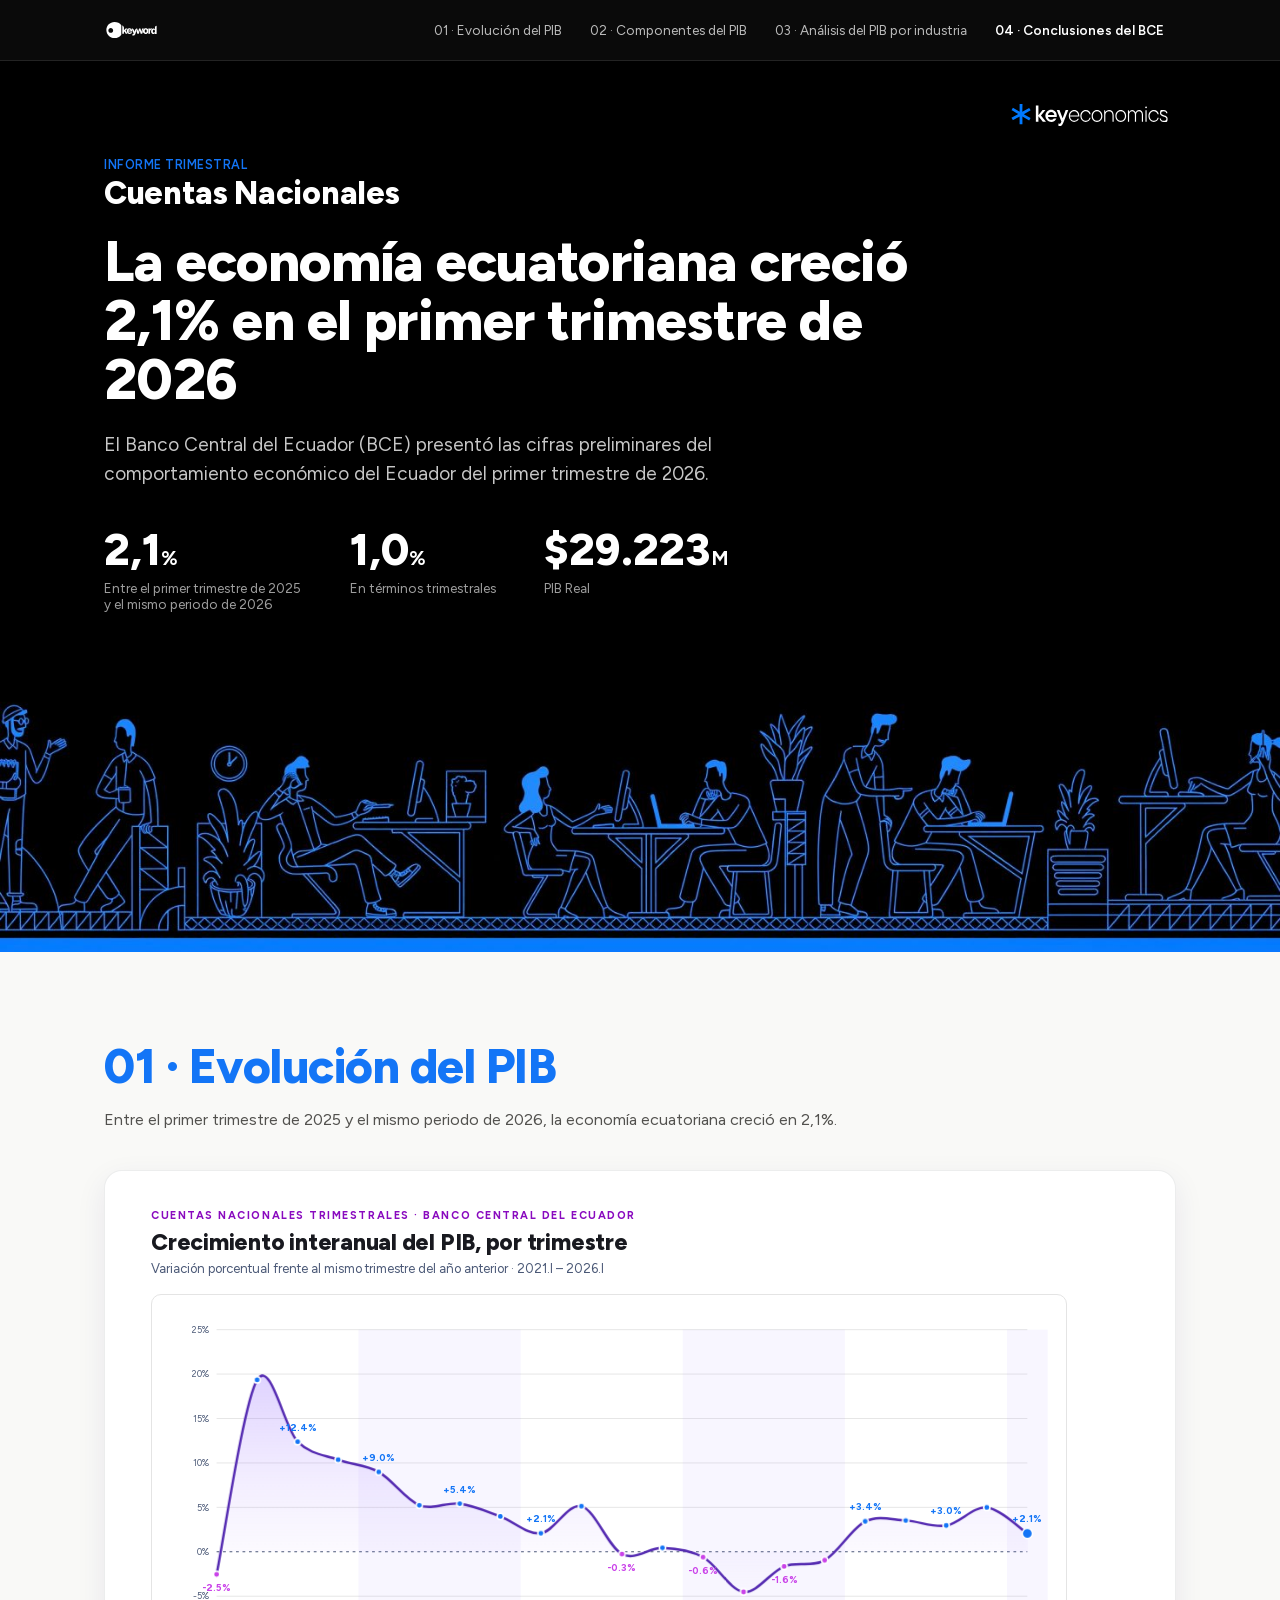
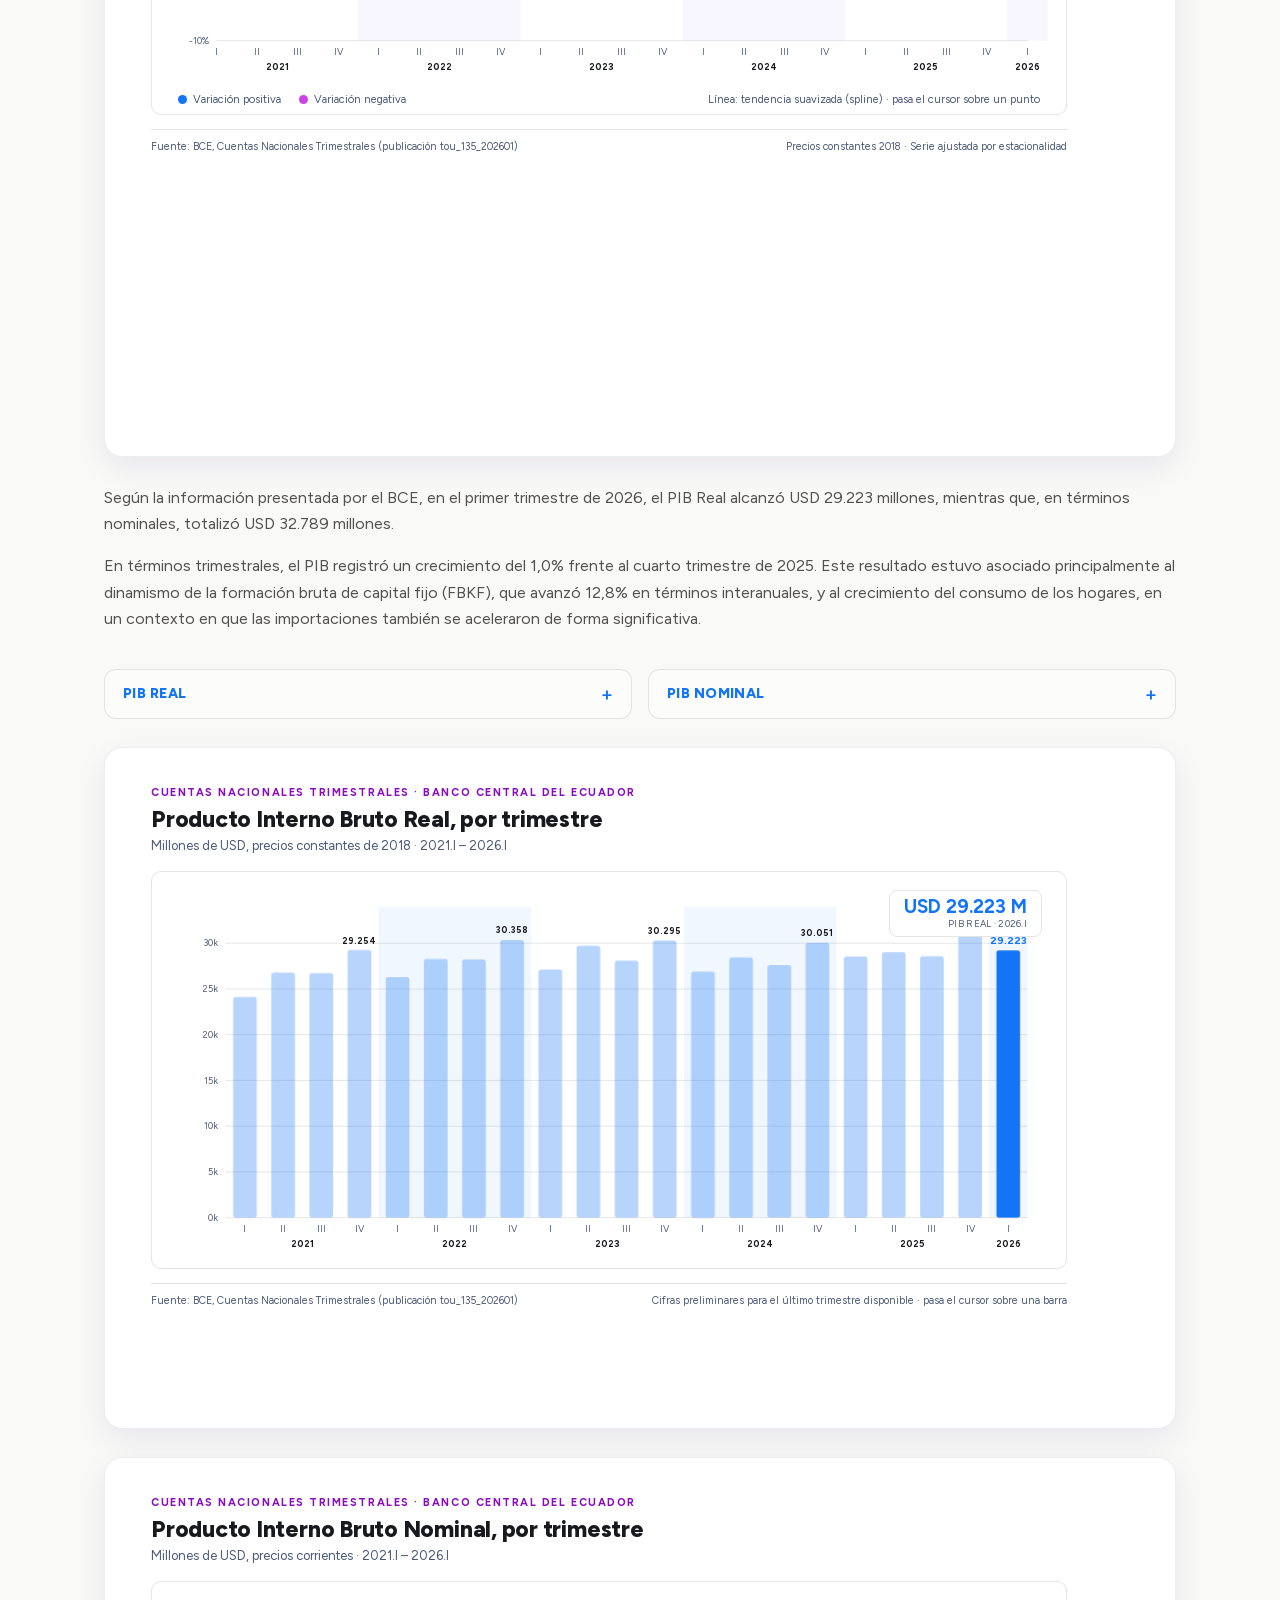
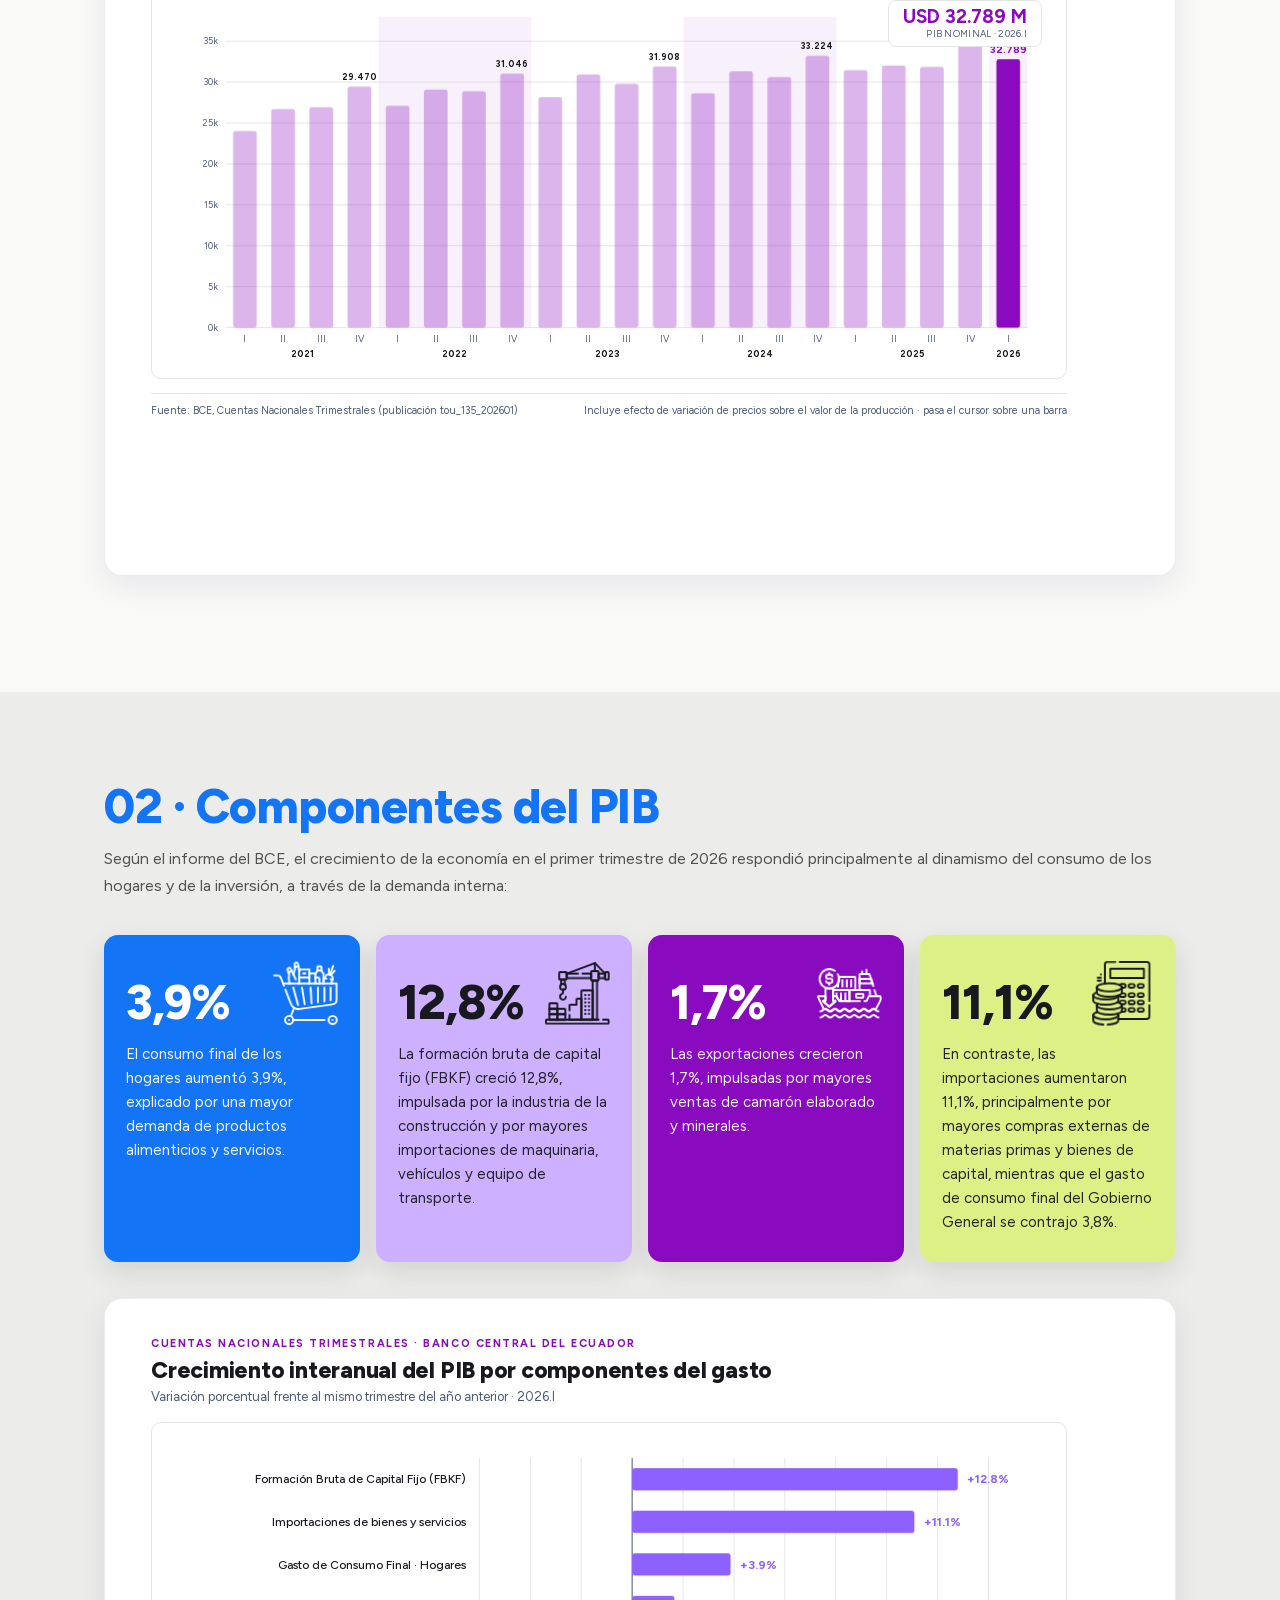
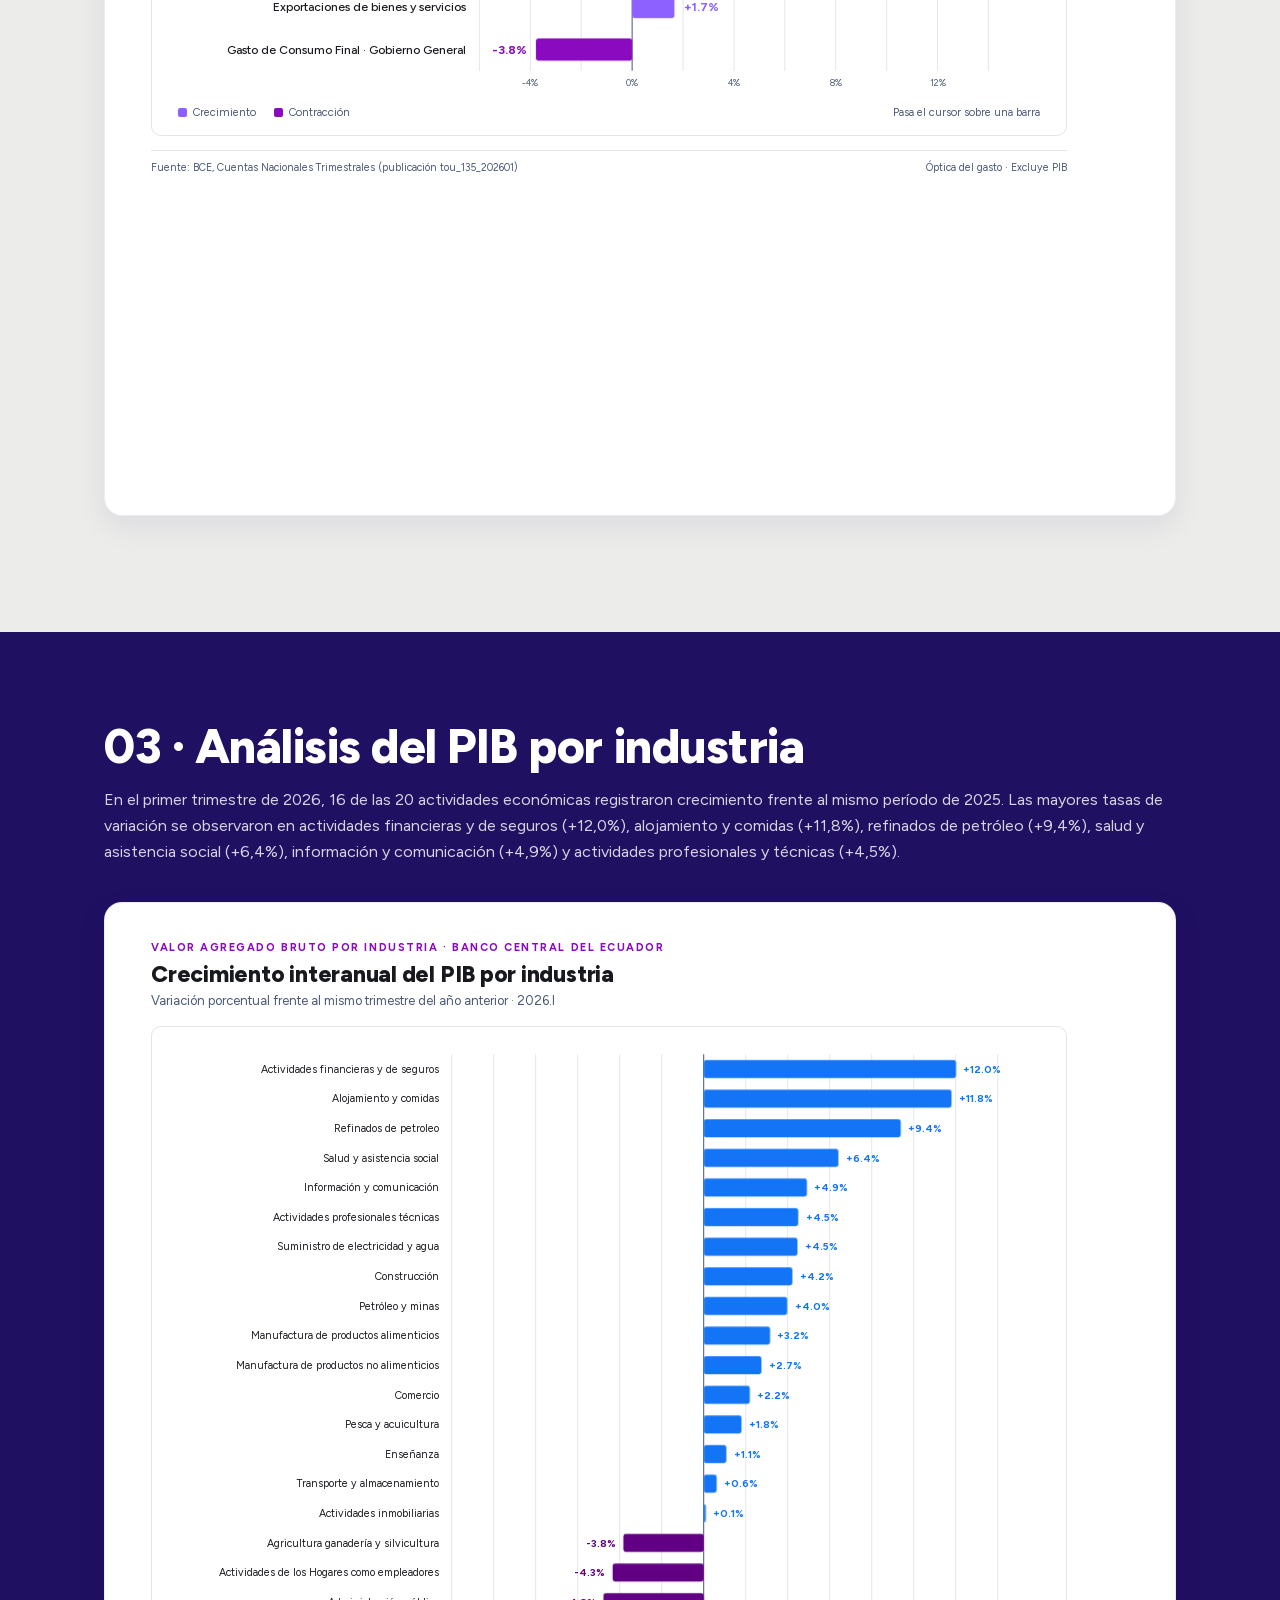
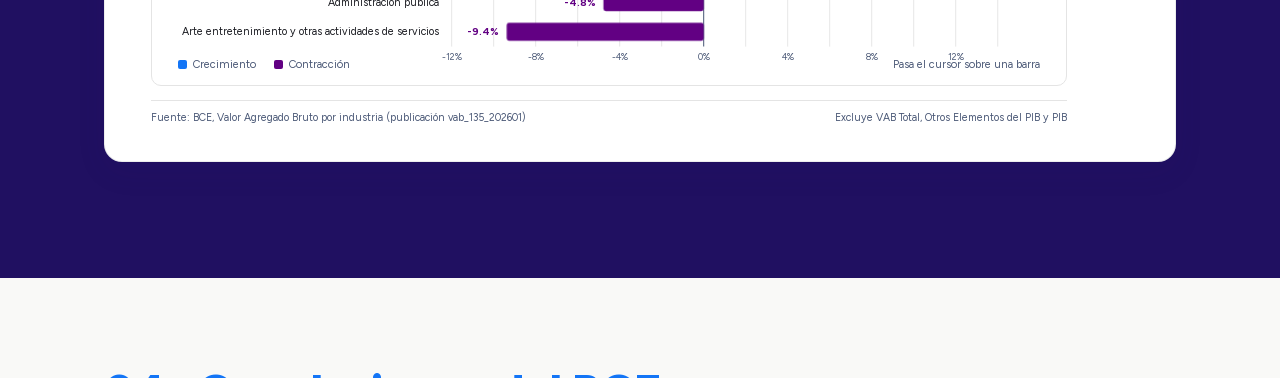
<file: index.html>
<!DOCTYPE html>
<html lang="es">
<head>
<meta charset="UTF-8">
<meta name="viewport" content="width=device-width, initial-scale=1.0">
<title>La economía ecuatoriana en el 1T 2026 · Ecuador</title>
<meta name="description" content="La economía ecuatoriana creció 2,1% en el primer trimestre de 2026: cifras preliminares del Banco Central del Ecuador (BCE).">
<link rel="icon" href="data:,">
<link rel="preload" href="assets/fonts/figtree-normal-latin.woff2" as="font" type="font/woff2" crossorigin>
<link rel="stylesheet" href="assets/fonts/figtree.css">
<style>
  :root {
    color-scheme: light;
    --surface-1:      #fcfcfb;
    --page-plane:     #f9f9f7;
    --text-primary:   #0b0b0b;
    --text-secondary: #52514e;
    --text-muted:     #898781;
    --gridline:       #e1e0d9;
    --baseline:       #c3c2b7;
    --border:         rgba(11,11,11,0.10);
    --success-text:   #006300;

    --series-1: #1375f6; /* blue   */
    --series-2: #eb6834; /* orange */
    --series-3: #1baf7a; /* aqua   */
    --series-4: #eda100; /* yellow */
    --series-5: #9500c5; /* magenta */
    --series-8: #e34948; /* red    */

    --card-radius: 14px;
    --max-w: 1120px;
  }
  @media (prefers-color-scheme: dark) {
    :root:where(:not([data-theme="light"])) {
      color-scheme: dark;
      --surface-1:      #1a1a19;
      --page-plane:     #0d0d0d;
      --text-primary:   #ffffff;
      --text-secondary: #c3c2b7;
      --text-muted:     #898781;
      --gridline:       #2c2c2a;
      --baseline:       #383835;
      --border:         rgba(255,255,255,0.10);
      --success-text:   #0ca30c;

      --series-1: #1375f6;
      --series-2: #d95926;
      --series-3: #199e70;
      --series-4: #c98500;
      --series-5: #9500c5;
      --series-8: #e66767;
    }
  }

  * { box-sizing: border-box; }
  html { scroll-behavior: smooth; }
  body {
    margin: 0;
    background: var(--page-plane);
    color: var(--text-primary);
    font-family: "Figtree", system-ui, -apple-system, "Segoe UI", sans-serif;
    -webkit-font-smoothing: antialiased;
  }
  img, svg { display: block; max-width: 100%; }
  a { color: inherit; }

  .wrap { max-width: var(--max-w); margin: 0 auto; padding: 0 24px; }

  /* ---------- Nav (permanently dark, brand band) ---------- */
  header.nav {
    position: sticky; top: 0; z-index: 50;
    background: #0a0a0a;
    border-bottom: 1px solid rgba(255,255,255,0.10);
  }
  .nav-inner {
    max-width: var(--max-w); margin: 0 auto; padding: 0 24px;
    display: flex; align-items: center; justify-content: space-between;
    height: 60px;
  }
  .brand { display: flex; align-items: center; white-space: nowrap; }
  .brand-logo { height: 24px; width: auto; display: block; }
  nav.links { display: flex; gap: 4px; overflow-x: auto; scrollbar-width: none; }
  nav.links::-webkit-scrollbar { display: none; }
  nav.links a {
    text-decoration: none; color: rgba(255,255,255,0.72); font-size: 13.5px;
    padding: 8px 12px; border-radius: 8px; white-space: nowrap;
    transition: background 0.15s, color 0.15s;
  }
  nav.links a:hover { background: rgba(255,255,255,0.10); color: #fff; }
  nav.links a.active { color: #fff; font-weight: 600; }
  .brand { flex-shrink: 0; }
  nav.links { margin-left: auto; }
  @media (min-width: 721px) and (max-width: 1040px) {
    nav.links { gap: 0; }
    nav.links a { font-size: 11.5px; padding: 8px 5px; }
  }
  .menu-btn { display: none; }

  /* ---------- Hero (dark, branded background art) ---------- */
  .hero {
    position: relative;
    padding: 96px 0 340px;
    background-color: #000;
    overflow: hidden;
  }
  .hero-art {
    position: absolute; left: 0; right: 0; bottom: 0; width: 100%;
    aspect-ratio: 2944 / 1248;
    overflow: hidden;
    pointer-events: none;
  }
  .hero-video { width: 100%; height: 100%; object-fit: cover; object-position: center bottom; display: block; }
  .hero .wrap { position: relative; z-index: 1; }

  .eyebrow {
    display: inline-block; font-size: 12.5px; font-weight: 600; letter-spacing: 0.04em;
    text-transform: uppercase; color: #1375f6; margin-bottom: 18px;
  }
  h1 {
    font-size: clamp(32px, 5.5vw, 56px); line-height: 1.05; margin: 0 0 20px;
    font-weight: 800; letter-spacing: -0.01em; max-width: 24ch;
    color: #fff;
  }
  .hero-logo { position: absolute; top: -56px; right: 24px; height: 28px; width: auto; display: block; }
  .report-tag { margin-bottom: 22px; }
  .report-tag .eyebrow { display: block; margin-bottom: 4px; }
  .report-name { font-size: clamp(22px, 2.6vw, 32px); font-weight: 800; letter-spacing: -0.01em; line-height: 1.1; color: #fff; }
  @media (max-width: 720px) {
    .hero-logo { top: -36px; height: 22px; }
  }
  .lede {
    font-size: clamp(16px, 2vw, 19px); color: rgba(255,255,255,0.78); max-width: 60ch;
    line-height: 1.55; margin: 0 0 40px;
  }
  .hero-stats { display: flex; gap: 48px; flex-wrap: wrap; }
  .hero-stat .value { font-size: 44px; font-weight: 800; line-height: 1; color: #fff; }
  .hero-stat .value small { font-size: 20px; font-weight: 700; }
  .hero-stat .label { font-size: 13.5px; color: rgba(255,255,255,0.62); margin-top: 8px; max-width: 22ch; }

  /* ---------- Sections ---------- */
  section { padding: 72px 0; scroll-margin-top: 72px; }
  section:last-of-type { border-bottom: none; }
  .kicker { font-size: clamp(30px, 5vw, 48px); font-weight: 800; letter-spacing: -0.01em; text-transform: none; color: var(--series-1); margin-bottom: 14px; line-height: 1.1; }
  h2 { font-size: clamp(24px, 3vw, 32px); font-weight: 800; letter-spacing: -0.01em; margin: 0 0 16px; }

  .subsection { padding-top: 56px; }
  .subsection + .subsection { border-top: 1px solid var(--border); }
  .subsection h3.subhead { font-size: clamp(19px, 2.2vw, 24px); font-weight: 800; letter-spacing: -0.01em; margin: 0 0 14px; }
  .subsection .kicker {
    font-size: 11.5px; font-weight: 700; text-transform: uppercase;
    color: var(--text-muted); letter-spacing: 0.06em; margin-bottom: 10px;
  }
  .section-text { font-size: 16px; line-height: 1.65; color: var(--text-secondary); margin: 0 0 36px; }
  .section-text + .section-text { margin-top: -20px; }
  .embed-chart { display: block; width: 100%; height: 560px; border: 0; margin: 0 0 36px; background: transparent; }
  .terms + .embed-chart { margin-top: 28px; }
  .terms { display: grid; grid-template-columns: 1fr; gap: 10px; align-items: start; margin: 8px 0 0; }
  @media (min-width: 720px) { .terms { grid-template-columns: 1fr 1fr; gap: 16px; } }
  .term { border: 1px solid var(--border); border-radius: 12px; background: var(--surface-1); overflow: hidden; }
  .term summary {
    list-style: none; cursor: pointer; padding: 14px 18px; font-weight: 800; font-size: 14px;
    letter-spacing: 0.03em; color: var(--series-1); display: flex; align-items: center; justify-content: space-between;
  }
  .term summary::-webkit-details-marker { display: none; }
  .term summary::after { content: "+"; font-size: 20px; font-weight: 500; line-height: 1; transition: transform .2s; }
  .term[open] summary::after { transform: rotate(45deg); }
  .term summary:hover { background: var(--border); }
  .term p { margin: 0; padding: 0 18px 18px; font-size: 15.5px; line-height: 1.65; color: var(--text-secondary); }
  .term strong { color: var(--text-primary); }
  .concl-grid { display: grid; grid-template-columns: 1fr; gap: 20px; margin-bottom: 8px; }
  @media (min-width: 620px) { .concl-grid { grid-template-columns: repeat(2, 1fr); } }
  @media (min-width: 1000px) { .concl-grid { grid-template-columns: repeat(4, 1fr); } }
  @media (min-width: 620px) and (max-width: 999px) { .card-photo { aspect-ratio: 21 / 9; max-height: 150px; } }
  @media (min-width: 1000px) { .card-photo { aspect-ratio: 4 / 3; max-height: none; } }
  .concl-card { display: flex; flex-direction: column; background: var(--surface-1); border: 1px solid var(--border); border-radius: var(--card-radius); overflow: hidden; box-shadow: 0 10px 28px rgba(24,25,31,0.08); }
  .card-photo { aspect-ratio: 5 / 2; max-height: 170px; display: flex; align-items: center; justify-content: center; color: color-mix(in srgb, var(--text-primary) 40%, transparent); background: color-mix(in srgb, var(--text-primary) 7%, transparent); }
  .card-photo img { width: 100%; height: 100%; object-fit: cover; display: block; }
  .concl-body { padding: 20px 22px 26px; }
  .concl-body p { margin: 0; font-size: 15px; line-height: 1.6; color: var(--text-secondary); }
  .asterisk { display: block; width: 22px; height: 22px; margin-bottom: 12px; background: var(--series-1);
    -webkit-mask: url('assets/asterisco.svg') center / contain no-repeat; mask: url('assets/asterisco.svg') center / contain no-repeat;
    animation: asteriskSpin 16s linear infinite; }
  @keyframes asteriskSpin { to { transform: rotate(360deg); } }
  @media (prefers-reduced-motion: reduce) { .asterisk { animation: none; } }
  .card-grid { display: grid; grid-template-columns: 1fr; gap: 16px; margin-bottom: 36px; }
  @media (min-width: 620px) { .card-grid { grid-template-columns: repeat(2, 1fr); } }
  @media (min-width: 1000px) { .card-grid { grid-template-columns: repeat(4, 1fr); } }
  .plain-list { margin: 0 0 36px; padding-left: 1.2em; color: var(--text-secondary); font-size: 16px; line-height: 1.65; }
  .plain-list li { margin-bottom: 8px; }

  /* ---------- Stat tiles ---------- */
  .tiles { display: flex; flex-wrap: wrap; gap: 1px; background: var(--border); border: 1px solid var(--border); border-radius: var(--card-radius); overflow: hidden; margin-bottom: 40px; }
  .tile { background: var(--surface-1); padding: 22px 20px; flex: 1 1 210px; }
  .tile .tile-value { font-size: 28px; font-weight: 800; line-height: 1.1; }
  .tile .tile-value .delta { font-size: 14px; font-weight: 700; margin-left: 6px; }
  .tile .tile-value .delta.up { color: var(--success-text); }
  .tile .tile-value .delta.down { color: var(--series-8); }
  .tile .tile-label { font-size: 13px; color: var(--text-muted); margin-top: 8px; line-height: 1.4; }

  /* ---------- Chart card ---------- */
  .chart-card {
    background: var(--surface-1); border: 1px solid var(--border); border-radius: var(--card-radius);
    padding: 28px 24px 20px; margin-bottom: 28px;
  }
  .chart-head { display: flex; align-items: baseline; justify-content: space-between; gap: 16px; margin-bottom: 18px; flex-wrap: wrap; }
  .chart-title { font-size: 15px; font-weight: 700; }
  .chart-unit { font-size: 12.5px; color: var(--text-muted); }
  .legend { display: flex; gap: 16px; flex-wrap: wrap; margin-top: 14px; }
  .legend-item { display: flex; align-items: center; gap: 7px; font-size: 12.5px; color: var(--text-secondary); }
  .legend-swatch { width: 10px; height: 10px; border-radius: 3px; flex: none; }
  .chart-svg-wrap { position: relative; }
  .bar-rect {
    transform-box: fill-box;
    transform-origin: center bottom;
    animation: growBar .7s cubic-bezier(.2,.8,.2,1) both paused;
  }
  .chart-svg-wrap.in-view .bar-rect { animation-play-state: running; }
  @keyframes growBar { from { transform: scaleY(0); } to { transform: scaleY(1); } }
  @media (prefers-reduced-motion: reduce) {
    .bar-rect { animation: none; }
  }
  .bar-label { font-size: 11.5px; fill: var(--text-muted); }
  .bar-value { font-size: 12.5px; font-weight: 700; fill: var(--text-primary); }
  .bar-rect { cursor: pointer; }
  .gridline { stroke: var(--gridline); stroke-width: 1; }
  .baseline-l { stroke: var(--baseline); stroke-width: 1; }

  .tooltip {
    position: fixed; pointer-events: none; z-index: 500;
    background: var(--text-primary); color: var(--surface-1);
    font-size: 12.5px; font-weight: 600; padding: 6px 10px; border-radius: 8px;
    transform: translate(-50%, -100%); white-space: nowrap; opacity: 0; transition: opacity 0.1s;
  }
  .tooltip.show { opacity: 1; }

  .charts-grid { display: grid; grid-template-columns: repeat(auto-fit, minmax(320px, 1fr)); gap: 20px; }

  /* ---------- Quotes ---------- */
  .quote-grid { display: grid; grid-template-columns: repeat(auto-fit, minmax(320px, 1fr)); gap: 20px; }
  blockquote {
    margin: 0; background: var(--surface-1); border: 1px solid var(--border); border-radius: var(--card-radius);
    padding: 26px 24px; font-size: 17px; line-height: 1.55; position: relative;
  }
  blockquote::before { content: "\201C"; font-size: 48px; color: var(--series-1); opacity: 0.35; line-height: 0; position: absolute; top: 30px; left: 20px; }
  blockquote p { margin: 0 0 0 8px; }
  .quote-attr { display: flex; align-items: center; gap: 10px; margin-top: 18px; }
  .quote-avatar { width: 34px; height: 34px; border-radius: 50%; background: var(--series-1); color: #fff; display: flex; align-items: center; justify-content: center; font-weight: 700; font-size: 13px; flex: none; }
  .quote-name { font-size: 13.5px; font-weight: 700; }
  .quote-role { font-size: 12px; color: var(--text-muted); }

  /* ---------- Industries ---------- */
  .industry-grid { display: grid; grid-template-columns: 1fr 1fr; gap: 20px; }
  .industry-card { background: var(--surface-1); border: 1px solid var(--border); border-radius: var(--card-radius); padding: 24px; }
  .industry-card h3 { font-size: 14px; margin: 0 0 14px; display: flex; align-items: center; gap: 8px; }
  .dot { width: 9px; height: 9px; border-radius: 50%; flex: none; }
  .dot.good { background: var(--series-3); }
  .dot.bad { background: var(--series-8); }
  .industry-card ul { margin: 0; padding: 0; list-style: none; }
  .industry-card li { font-size: 14.5px; padding: 9px 0; border-top: 1px solid var(--border); color: var(--text-secondary); }
  .industry-card li:first-child { border-top: none; }
  .industry-card strong { color: var(--text-primary); }


  /* ---------- Section rhythm: alternating backgrounds ---------- */
  section.sec { position: relative; padding: 88px 0; }
  .sec-light { background: var(--page-plane); }
  .sec-lav { background: color-mix(in srgb, #18191f 6%, var(--page-plane)); }
  .sec-dark {
    background: #201061; color: #fff;
    --text-primary: #ffffff; --text-secondary: rgba(255,255,255,0.82); --text-muted: rgba(255,255,255,0.6);
    --border: rgba(255,255,255,0.16);
  }
  .sec-dark .kicker { color: #ffffff; }
  @media (prefers-color-scheme: dark) {
    :root:where(:not([data-theme="light"])) .sec-lav { background: color-mix(in srgb, #ffffff 4.2%, var(--page-plane)); }
  }

  @media (max-width: 720px) { section.sec { padding: 64px 0; } }

  /* charts sit on a light panel so they read on any section background */
  .chart-panel {
    background: #ffffff; border: 1px solid rgba(24,25,31,0.08); border-radius: 18px;
    padding: 10px 14px 4px; margin: 0 0 28px; box-shadow: 0 10px 30px rgba(32,16,97,0.08);
  }
  .chart-panel .embed-chart { margin: 0; }
  .terms + .chart-panel { margin-top: 28px; }
  .terms + .embed-chart { margin-top: 0; }

  /* section 02 cards */
  .info-card { position: relative; overflow: hidden; background: var(--c); color: var(--fg, #ffffff); border-radius: var(--card-radius); padding: 26px 22px 28px; box-shadow: 0 10px 28px rgba(24,25,31,0.12); }
  .card-top { display: flex; align-items: flex-end; justify-content: space-between; gap: 12px; margin-bottom: 16px; }
  .card-icon { display: flex; flex: none; color: var(--fg, #ffffff); }
  .card-icon .icon-svg { width: 64.6px; height: 64.6px; display: block; overflow: visible; }
  /* icons draw themselves when the card appears */
  .icon-svg :is(path, line, rect, circle, ellipse, polyline, polygon) {
    stroke-dasharray: 1 !important; stroke-dashoffset: 1;
    animation: iconDraw 1.5s cubic-bezier(.4,0,.2,1) var(--d, 0s) both paused;
  }
  .info-card.in .icon-svg :is(path, line, rect, circle, ellipse, polyline, polygon) { animation-play-state: running; }
  @keyframes iconDraw { 0% { stroke-dashoffset: 1; opacity: 0; } 2% { opacity: 1; } 100% { stroke-dashoffset: 0; opacity: 1; } }
  @media (prefers-reduced-motion: reduce) {
    .icon-svg :is(path, line, rect, circle, ellipse, polyline, polygon) { animation: none !important; stroke-dasharray: none !important; stroke-dashoffset: 0; }
  }
  .card-number { font-size: clamp(38px, 4vw, 48px); font-weight: 800; line-height: 1; letter-spacing: -0.02em; color: var(--fg, #ffffff); margin: 0; }
  .info-card p { margin: 0; font-size: 15px; line-height: 1.6; color: var(--fg, #ffffff); opacity: 0.94; }

  /* reveal on scroll */
  .reveal { opacity: 0; transform: translateY(28px); transition: opacity .7s ease var(--rd, 0s), transform .8s cubic-bezier(.2,.8,.2,1) var(--rd, 0s); }
  .reveal.in { opacity: 1; transform: none; }
  @media (prefers-reduced-motion: reduce) { .reveal { opacity: 1; transform: none; transition: none; } }

  /* reading progress */
  .scroll-progress { position: fixed; top: 0; left: 0; width: 100%; height: 3px; z-index: 100; pointer-events: none;
    transform-origin: left center; transform: scaleX(0); background: var(--series-1); }

  /* ---------- Footer (dark, branded background art) ---------- */
  footer {
    padding: 30px 0 34px;
    background-image: url('assets/Footer-edit.svg');
    background-repeat: no-repeat;
    background-size: auto 100%;
    background-position: left center;
    background-color: #050505;
  }
  footer .wrap { display: flex; flex-direction: column; }
  .footer-top { display: flex; justify-content: space-between; align-items: flex-end; gap: 32px; flex-wrap: wrap; }
  .footer-logo-eco { height: 26px; width: auto; display: block; margin-left: -8px; }
  .footer-name { margin-top: 8px; font-size: 15px; font-weight: 700; color: #ffffff; letter-spacing: -0.01em; }
  .footer-contact { display: flex; flex-direction: column; align-items: flex-end; gap: 5px; text-align: right; }
  .footer-logo-kw { height: 26px; width: auto; display: block; margin-bottom: 2px; }
  .footer-contact p { margin: 0; font-size: 13.5px; color: rgba(255,255,255,0.82); }
  .footer-contact a { font-size: 13.5px; color: #ffffff; text-decoration: none; border-bottom: 1px solid rgba(255,255,255,0.4); }
  .footer-contact a:hover { border-bottom-color: #ffffff; }
  .source-note { margin: 40px 0 0; padding-top: 18px; border-top: 1px solid var(--border); font-size: 13px; color: var(--text-muted); }
  @media (max-width: 720px) {
    .footer-top { flex-direction: column; align-items: flex-start; }
    .footer-contact { align-items: flex-start; text-align: left; }
  }

  @media (max-width: 720px) {
    .nav-inner { height: 54px; }
    nav.links { margin: 0; }
    nav.links { position: fixed; top: 54px; left: 0; right: 0; background: #0a0a0a; border-bottom: 1px solid rgba(255,255,255,0.10);
      flex-direction: column; padding: 8px; display: none; }
    nav.links.open { display: flex; }
    nav.links a { padding: 12px 14px; }
    .menu-btn {
      display: flex; align-items: center; justify-content: center; width: 36px; height: 36px;
      border-radius: 8px; border: 1px solid rgba(255,255,255,0.18); background: transparent; color: #fff;
      cursor: pointer;
    }
    .hero { padding: 56px 0 200px; }
    .hero-art { aspect-ratio: 1472 / 1248; }
    section { padding: 48px 0; }
    .industry-grid { grid-template-columns: 1fr; }
    .hero-stats { gap: 32px; }
  }
</style>
</head>
<body>
<div class="scroll-progress" id="scrollProgress" aria-hidden="true"></div>

<header class="nav">
  <div class="nav-inner">
    <a class="brand" href="#" aria-label="Keyword">
      <img class="brand-logo" src="assets/LogoKeyword-blanco.svg" alt="Keyword">
    </a>
    <nav class="links" id="navLinks">
      <a href="#evolucion">01 · Evolución del PIB</a>
      <a href="#componentes">02 · Componentes del PIB</a>
      <a href="#industrias">03 · Análisis del PIB por industria</a>
      <a href="#conclusiones">04 · Conclusiones del BCE</a>
    </nav>
    <button class="menu-btn" id="menuBtn" aria-label="Abrir menú">
      <svg width="18" height="18" viewBox="0 0 18 18"><path d="M2 4h14M2 9h14M2 14h14" stroke="currentColor" stroke-width="1.6" stroke-linecap="round"/></svg>
    </button>
  </div>
</header>

<section class="hero">
  <div class="hero-art" id="heroArt">
    <video class="hero-video" src="assets/fondo%20animado.mp4" poster="assets/hero-poster.jpg" autoplay muted loop playsinline preload="auto" aria-hidden="true" tabindex="-1"></video>
  </div>
  <div class="wrap">
    <img class="hero-logo" src="assets/LogoKeyeconomics2-blanco.svg" alt="KeyEconomics">
    <div class="report-tag">
      <span class="eyebrow">Informe trimestral</span>
      <div class="report-name">Cuentas Nacionales</div>
    </div>
    <h1>La economía ecuatoriana creció 2,1% en el primer trimestre de 2026</h1>
    <p class="lede">El Banco Central del Ecuador (BCE) presentó las cifras preliminares del comportamiento económico del Ecuador del primer trimestre de 2026.</p>
    <div class="hero-stats">
      <div class="hero-stat">
        <div class="value"><span class="count" data-target="2.1" data-decimals="1">0</span><small>%</small></div>
        <div class="label">Entre el primer trimestre de 2025 y el mismo periodo de 2026</div>
      </div>
      <div class="hero-stat">
        <div class="value"><span class="count" data-target="1.0" data-decimals="1">0</span><small>%</small></div>
        <div class="label">En términos trimestrales</div>
      </div>
      <div class="hero-stat">
        <div class="value">$<span class="count" data-target="29223" data-decimals="0">0</span><small>M</small></div>
        <div class="label">PIB Real</div>
      </div>
    </div>
  </div>
</section>

<section id="evolucion" class="sec sec-light">
  <div class="wrap">
    <div class="kicker">01 · Evolución del PIB</div>
    <p class="section-text">Entre el primer trimestre de 2025 y el mismo periodo de 2026, la economía ecuatoriana creció en 2,1%.</p>
    <div class="chart-panel">
      <iframe class="embed-chart" id="chartInteranual" data-chart="01_crecimiento_interanual" src="assets/01_crecimiento_interanual.html" title="Crecimiento interanual del PIB, por trimestre" loading="lazy" scrolling="no"></iframe>
    </div>
    <p class="section-text">Según la información presentada por el BCE, en el primer trimestre de 2026, el PIB Real alcanzó USD 29.223 millones, mientras que, en términos nominales, totalizó USD 32.789 millones.</p>
    <p class="section-text">En términos trimestrales, el PIB registró un crecimiento del 1,0% frente al cuarto trimestre de 2025. Este resultado estuvo asociado principalmente al dinamismo de la formación bruta de capital fijo (FBKF), que avanzó 12,8% en términos interanuales, y al crecimiento del consumo de los hogares, en un contexto en que las importaciones también se aceleraron de forma significativa.</p>

    <div class="terms">
      <details class="term">
        <summary>PIB REAL</summary>
        <p>Mide el valor total de los bienes y servicios finales producidos en un período determinado, <strong>ajustado por inflación</strong>. En Ecuador, este cálculo se realiza utilizando <strong>precios constantes del año base 2018</strong>, lo que permite hacer comparaciones entre años y evaluar si ha habido crecimiento económico en términos reales (cantidad de producción), sin que los resultados estén influenciados por las variaciones en los precios.</p>
      </details>
      <details class="term">
        <summary>PIB NOMINAL</summary>
        <p>Es el valor monetario total de los bienes y servicios finales producidos en el país durante un período determinado, calculado a <strong>precios corrientes del mismo año</strong>. Refleja el tamaño absoluto de la economía, incluyendo el efecto de la inflación o deflación sobre los precios. En consecuencia, un aumento del PIB nominal puede deberse tanto a un incremento en la producción real como a un aumento generalizado de precios.</p>
      </details>
    </div>
    <div class="chart-panel">
      <iframe class="embed-chart" data-chart="02_pib_real" src="assets/02_pib_real.html" title="PIB Real" loading="lazy" scrolling="no"></iframe>
    </div>
    <div class="chart-panel">
      <iframe class="embed-chart" data-chart="03_pib_nominal" src="assets/03_pib_nominal.html" title="PIB Nominal" loading="lazy" scrolling="no"></iframe>
    </div>
  </div>
</section>

<section id="componentes" class="sec sec-lav">
  <div class="wrap">
    <div class="kicker">02 · Componentes del PIB</div>
    <p class="section-text">Según el informe del BCE, el crecimiento de la economía en el primer trimestre de 2026 respondió principalmente al dinamismo del consumo de los hogares y de la inversión, a través de la demanda interna:</p>
    <div class="card-grid">
      <div class="info-card" style="--c:#1375f6">
        <div class="card-top">
          <div class="card-number">3,9%</div>
          <div class="card-icon"><svg class="icon-svg" viewBox="0 0 682.66669 682.66669" xmlns="http://www.w3.org/2000/svg" aria-hidden="true" focusable="false"><defs
     id="defs4759"><clipPath
       clipPathUnits="userSpaceOnUse"
       id="clipPath4785"><path
         d="M 0,512 H 512 V 0 H 0 Z"
         id="path4783" /></clipPath></defs><g
     id="g4761"
     transform="matrix(1.3333333,0,0,-1.3333333,0,682.66667)"><g
       id="g4763"
       transform="translate(207.9033,332.9819)"><path
         d="M 0,0 V 112.226 H 80.161 V 0"
         style="fill:none;stroke:currentColor;stroke-width:15;stroke-linecap:round;stroke-linejoin:round;stroke-miterlimit:10;stroke-dasharray:none;stroke-opacity:1"
         id="path4765" /></g><g
       id="g4767"
       transform="translate(239.9678,413.1431)"><path
         d="M 0,0 H 16.032"
         style="fill:none;stroke:currentColor;stroke-width:15;stroke-linecap:round;stroke-linejoin:round;stroke-miterlimit:10;stroke-dasharray:none;stroke-opacity:1"
         id="path4769" /></g><g
       id="g4771"
       transform="translate(207.9033,381.0786)"><path
         d="M 0,0 H 80.161"
         style="fill:none;stroke:currentColor;stroke-width:15;stroke-linecap:round;stroke-linejoin:round;stroke-miterlimit:10;stroke-dasharray:none;stroke-opacity:1"
         id="path4773" /></g><g
       id="g4775"
       transform="translate(288.0645,413.1431)"><path
         d="M 0,0 H 48.097"
         style="fill:none;stroke:currentColor;stroke-width:15;stroke-linecap:round;stroke-linejoin:round;stroke-miterlimit:10;stroke-dasharray:none;stroke-opacity:1"
         id="path4777" /></g><g
       id="g4779"><g
         id="g4781"
         clip-path="url(#clipPath4785)"><g
           id="g4787"
           transform="translate(132.0312,332.9902)"><path
             d="m 0,0 c -10.944,31.35 -4.29,71.278 -4.29,71.278 l -11.787,35.362 c -2.344,7.033 1.457,14.635 8.491,16.98 6.452,2.151 13.494,-0.865 16.391,-7.019 L 48.629,31.973"
             style="fill:none;stroke:currentColor;stroke-width:15;stroke-linecap:round;stroke-linejoin:round;stroke-miterlimit:10;stroke-dasharray:none;stroke-opacity:1"
             id="path4789" /></g><g
           id="g4791"
           transform="translate(123.7441,420.5405)"><path
             d="M 0,0 23.742,10.396"
             style="fill:none;stroke:currentColor;stroke-width:15;stroke-linecap:round;stroke-linejoin:round;stroke-miterlimit:10;stroke-dasharray:none;stroke-opacity:1"
             id="path4793" /></g><g
           id="g4795"
           transform="translate(162.6978,404.4995)"><path
             d="M 0,0 C 3.337,23.631 11.874,43.543 11.874,43.543 L 8.825,80.692 c -0.606,7.39 4.892,13.871 12.281,14.477 6.779,0.557 12.903,-4.045 14.254,-10.712 l 9.846,-52.624"
             style="fill:none;stroke:currentColor;stroke-width:15;stroke-linecap:round;stroke-linejoin:round;stroke-miterlimit:10;stroke-dasharray:none;stroke-opacity:1"
             id="path4797" /></g><g
           id="g4799"
           transform="translate(174.5542,464.7983)"><path
             d="M 0,0 25.532,4.458"
             style="fill:none;stroke:currentColor;stroke-width:15;stroke-linecap:round;stroke-linejoin:round;stroke-miterlimit:10;stroke-dasharray:none;stroke-opacity:1"
             id="path4801" /></g><g
           id="g4803"
           transform="translate(400.2905,332.9819)"><path
             d="m 0,0 v 73.521 c 0,4.251 -1.689,8.33 -4.696,11.336 l -6.641,6.641 c -3.006,3.006 -4.695,7.085 -4.695,11.336 v 25.424 c 0,4.427 -3.59,8.016 -8.017,8.016 h -16.032 c -4.427,0 -8.016,-3.589 -8.016,-8.016 v -25.424 c 0,-4.251 -1.689,-8.33 -4.695,-11.336 l -6.642,-6.641 c -3.006,-3.006 -4.695,-7.085 -4.695,-11.336 V 0"
             style="fill:none;stroke:currentColor;stroke-width:15;stroke-linecap:round;stroke-linejoin:round;stroke-miterlimit:10;stroke-dasharray:none;stroke-opacity:1"
             id="path4805" /></g><g
           id="g4807"
           transform="translate(352.1934,437.1914)"><path
             d="M 0,0 H 32.065"
             style="fill:none;stroke:currentColor;stroke-width:15;stroke-linecap:round;stroke-linejoin:round;stroke-miterlimit:10;stroke-dasharray:none;stroke-opacity:1"
             id="path4809" /></g><g
           id="g4811"
           transform="translate(460.6548,332.9819)"><path
             d="M 0,0 10.824,30.182 C 16.802,46.852 8.135,65.211 -8.534,71.188 -25.203,77.167 -43.563,68.5 -49.541,51.831 L -60.364,21.648"
             style="fill:none;stroke:currentColor;stroke-width:15;stroke-linecap:round;stroke-linejoin:round;stroke-miterlimit:10;stroke-dasharray:none;stroke-opacity:1"
             id="path4813" /></g><g
           id="g4815"
           transform="translate(471.479,363.1641)"><path
             d="M 0,0 -15.091,5.412"
             style="fill:none;stroke:currentColor;stroke-width:15;stroke-linecap:round;stroke-linejoin:round;stroke-miterlimit:10;stroke-dasharray:none;stroke-opacity:1"
             id="path4817" /></g><g
           id="g4819"
           transform="translate(408.4082,377.2666)"><path
             d="M 0,0 15.091,-5.412"
             style="fill:none;stroke:currentColor;stroke-width:15;stroke-linecap:round;stroke-linejoin:round;stroke-miterlimit:10;stroke-dasharray:none;stroke-opacity:1"
             id="path4821" /></g><g
           id="g4823"
           transform="translate(452.1206,404.1704)"><path
             d="M 0,0 24.354,67.911"
             style="fill:none;stroke:currentColor;stroke-width:15;stroke-linecap:round;stroke-linejoin:round;stroke-miterlimit:10;stroke-dasharray:none;stroke-opacity:1"
             id="path4825" /></g><g
           id="g4827"
           transform="translate(443.0142,450.0166)"><path
             d="M 0,0 1.561,-43.14"
             style="fill:none;stroke:currentColor;stroke-width:15;stroke-linecap:round;stroke-linejoin:round;stroke-miterlimit:10;stroke-dasharray:none;stroke-opacity:1"
             id="path4829" /></g><g
           id="g4831"
           transform="translate(488.2876,433.7808)"><path
             d="M 0,0 -28.621,-32.316"
             style="fill:none;stroke:currentColor;stroke-width:15;stroke-linecap:round;stroke-linejoin:round;stroke-miterlimit:10;stroke-dasharray:none;stroke-opacity:1"
             id="path4833" /></g><g
           id="g4835"
           transform="translate(336.1611,381.0786)"><path
             d="m 0,0 h 16.032 c 8.855,0 16.032,-7.178 16.032,-16.032 v -32.065"
             style="fill:none;stroke:currentColor;stroke-width:15;stroke-linecap:round;stroke-linejoin:round;stroke-miterlimit:10;stroke-dasharray:none;stroke-opacity:1"
             id="path4837" /></g><g
           id="g4839"
           transform="translate(98.5039,284.8164)"><path
             d="m 0,0 43.079,-112.667 c 10.667,-27.898 39.181,-44.738 68.762,-40.611 l 259.614,36.225 c 19.803,2.764 34.541,19.701 34.541,39.697 V 48.09 h -422.85"
             style="fill:none;stroke:currentColor;stroke-width:15;stroke-linecap:round;stroke-linejoin:round;stroke-miterlimit:10;stroke-dasharray:none;stroke-opacity:1"
             id="path4841" /></g><g
           id="g4843"
           transform="translate(7.5,397.0352)"><path
             d="m 0,0 h 26.028 c 13.291,0 25.204,-8.199 29.95,-20.613 l 22.809,-59.653"
             style="fill:none;stroke:currentColor;stroke-width:15;stroke-linecap:round;stroke-linejoin:round;stroke-miterlimit:10;stroke-dasharray:none;stroke-opacity:1"
             id="path4845" /></g><g
           id="g4847"
           transform="translate(159.8066,44.3501)"><path
             d="m 0,0 c 0,-17.708 -14.356,-32.064 -32.065,-32.064 -17.708,0 -32.064,14.356 -32.064,32.064 0,17.709 14.356,32.064 32.064,32.064 C -14.356,32.064 0,17.709 0,0 Z"
             style="fill:none;stroke:currentColor;stroke-width:15;stroke-linecap:round;stroke-linejoin:round;stroke-miterlimit:10;stroke-dasharray:none;stroke-opacity:1"
             id="path4849" /></g><g
           id="g4851"
           transform="translate(127.7417,44.3501)"><path
             d="M 0,0 H 0.081"
             style="fill:none;stroke:currentColor;stroke-width:15;stroke-linecap:round;stroke-linejoin:round;stroke-miterlimit:10;stroke-dasharray:none;stroke-opacity:1"
             id="path4853" /></g><g
           id="g4855"
           transform="translate(504.5,44.3501)"><path
             d="m 0,0 c 0,-17.708 -14.356,-32.064 -32.064,-32.064 -17.709,0 -32.065,14.356 -32.065,32.064 0,17.709 14.356,32.064 32.065,32.064 C -14.356,32.064 0,17.709 0,0 Z"
             style="fill:none;stroke:currentColor;stroke-width:15;stroke-linecap:round;stroke-linejoin:round;stroke-miterlimit:10;stroke-dasharray:none;stroke-opacity:1"
             id="path4857" /></g><g
           id="g4859"
           transform="translate(472.4355,44.3501)"><path
             d="M 0,0 H 0.08"
             style="fill:none;stroke:currentColor;stroke-width:15;stroke-linecap:round;stroke-linejoin:round;stroke-miterlimit:10;stroke-dasharray:none;stroke-opacity:1"
             id="path4861" /></g><g
           id="g4863"
           transform="translate(159.8066,44.3501)"><path
             d="M 0,0 H 248.5"
             style="fill:none;stroke:currentColor;stroke-width:15;stroke-linecap:round;stroke-linejoin:round;stroke-miterlimit:10;stroke-dasharray:none;stroke-opacity:1"
             id="path4865" /></g><g
           id="g4867"
           transform="translate(141.1021,76.4146)"><path
             d="M 0,0 26.721,64.129"
             style="fill:none;stroke:currentColor;stroke-width:15;stroke-linecap:round;stroke-linejoin:round;stroke-miterlimit:10;stroke-dasharray:none;stroke-opacity:1"
             id="path4869" /></g><g
           id="g4871"
           transform="translate(160.5903,300.8418)"><path
             d="M 0,0 37.768,-137.617"
             style="fill:none;stroke:currentColor;stroke-width:15;stroke-linecap:round;stroke-linejoin:round;stroke-miterlimit:10;stroke-dasharray:none;stroke-opacity:1"
             id="path4873" /></g><g
           id="g4875"
           transform="translate(407.3042,191.5366)"><path
             d="M 0,0 V 109.305"
             style="fill:none;stroke:currentColor;stroke-width:15;stroke-linecap:round;stroke-linejoin:round;stroke-miterlimit:10;stroke-dasharray:none;stroke-opacity:1"
             id="path4877" /></g><g
           id="g4879"
           transform="translate(229.2617,300.8418)"><path
             d="M 0,0 21.802,-131.247"
             style="fill:none;stroke:currentColor;stroke-width:15;stroke-linecap:round;stroke-linejoin:round;stroke-miterlimit:10;stroke-dasharray:none;stroke-opacity:1"
             id="path4881" /></g><g
           id="g4883"
           transform="translate(356.2017,184.8252)"><path
             d="M 0,0 V 116.017"
             style="fill:none;stroke:currentColor;stroke-width:15;stroke-linecap:round;stroke-linejoin:round;stroke-miterlimit:10;stroke-dasharray:none;stroke-opacity:1"
             id="path4885" /></g><g
           id="g4887"
           transform="translate(297.9331,300.8418)"><path
             d="M 0,0 7.147,-123.709"
             style="fill:none;stroke:currentColor;stroke-width:15;stroke-linecap:round;stroke-linejoin:round;stroke-miterlimit:10;stroke-dasharray:none;stroke-opacity:1"
             id="path4889" /></g><g
           id="g4891"
           transform="translate(456.4033,300.8662)"><path
             d="M 0,0 V -100.487"
             style="fill:none;stroke:currentColor;stroke-width:15;stroke-linecap:round;stroke-linejoin:round;stroke-miterlimit:10;stroke-dasharray:none;stroke-opacity:1"
             id="path4893" /></g></g></g></g></svg></div>
        </div>
        <p>El consumo final de los hogares aumentó 3,9%, explicado por una mayor demanda de productos alimenticios y servicios.</p>
      </div>
      <div class="info-card" style="--c:#cdb0ff;--fg:#18191f">
        <div class="card-top">
          <div class="card-number">12,8%</div>
          <div class="card-icon"><svg class="icon-svg" viewBox="0 0 512 512" xmlns="http://www.w3.org/2000/svg" aria-hidden="true" focusable="false">
<g>
	<g>
			<line style="fill:none;stroke:currentColor;stroke-width:15;stroke-linecap:round;stroke-linejoin:round;stroke-miterlimit:10;" x1="395.18" y1="17.873" x2="395.18" y2="78.036"/>
		<path style="fill:none;stroke:currentColor;stroke-width:15;stroke-linecap:round;stroke-linejoin:round;stroke-miterlimit:10;" d="&#10;&#9;&#9;&#9;M194.058,426.386v38.831h94.162V298.72h-33.443c-2.761,0-5,2.239-5,5v42.617h-50.719c-2.761,0-5,2.239-5,5v40.049"/>
		<path style="fill:none;stroke:currentColor;stroke-width:15;stroke-linecap:round;stroke-linejoin:round;stroke-miterlimit:10;" d="&#10;&#9;&#9;&#9;M377.68,465.217V233.343H293.22c-2.761,0-5,2.239-5,5v226.874H377.68z"/>
		<g>
				<line style="fill:none;stroke:currentColor;stroke-width:15;stroke-linecap:round;stroke-linejoin:round;stroke-miterlimit:10;" x1="321.138" y1="269.62" x2="318.138" y2="269.62"/>
				<line style="fill:none;stroke:currentColor;stroke-width:15;stroke-linecap:round;stroke-linejoin:round;stroke-miterlimit:10;" x1="321.138" y1="299.438" x2="318.138" y2="299.438"/>
				<line style="fill:none;stroke:currentColor;stroke-width:15;stroke-linecap:round;stroke-linejoin:round;stroke-miterlimit:10;" x1="321.138" y1="329.256" x2="318.138" y2="329.256"/>
				<line style="fill:none;stroke:currentColor;stroke-width:15;stroke-linecap:round;stroke-linejoin:round;stroke-miterlimit:10;" x1="321.138" y1="359.074" x2="318.138" y2="359.074"/>
				<line style="fill:none;stroke:currentColor;stroke-width:15;stroke-linecap:round;stroke-linejoin:round;stroke-miterlimit:10;" x1="321.138" y1="388.892" x2="318.138" y2="388.892"/>
				<line style="fill:none;stroke:currentColor;stroke-width:15;stroke-linecap:round;stroke-linejoin:round;stroke-miterlimit:10;" x1="321.138" y1="418.71" x2="318.138" y2="418.71"/>
		</g>
		<g>
				<line style="fill:none;stroke:currentColor;stroke-width:15;stroke-linecap:round;stroke-linejoin:round;stroke-miterlimit:10;" x1="350.138" y1="269.62" x2="347.138" y2="269.62"/>
				<line style="fill:none;stroke:currentColor;stroke-width:15;stroke-linecap:round;stroke-linejoin:round;stroke-miterlimit:10;" x1="350.138" y1="299.438" x2="347.138" y2="299.438"/>
				<line style="fill:none;stroke:currentColor;stroke-width:15;stroke-linecap:round;stroke-linejoin:round;stroke-miterlimit:10;" x1="350.138" y1="329.256" x2="347.138" y2="329.256"/>
				<line style="fill:none;stroke:currentColor;stroke-width:15;stroke-linecap:round;stroke-linejoin:round;stroke-miterlimit:10;" x1="350.138" y1="359.074" x2="347.138" y2="359.074"/>
				<line style="fill:none;stroke:currentColor;stroke-width:15;stroke-linecap:round;stroke-linejoin:round;stroke-miterlimit:10;" x1="350.138" y1="388.892" x2="347.138" y2="388.892"/>
				<line style="fill:none;stroke:currentColor;stroke-width:15;stroke-linecap:round;stroke-linejoin:round;stroke-miterlimit:10;" x1="350.138" y1="418.71" x2="347.138" y2="418.71"/>
		</g>
			<polyline style="fill:none;stroke:currentColor;stroke-width:15;stroke-linecap:round;stroke-linejoin:round;stroke-miterlimit:10;" points="&#10;&#9;&#9;&#9;261.767,100.051 171.977,100.051 171.977,135.051 365.655,135.051 365.655,100.051 296.767,100.051 &#9;&#9;"/>
			<rect x="424.705" y="100.051" style="fill:none;stroke:currentColor;stroke-width:15;stroke-linecap:round;stroke-linejoin:round;stroke-miterlimit:10;" width="50.744" height="35"/>
		<path style="fill:none;stroke:currentColor;stroke-width:15;stroke-linecap:round;stroke-linejoin:round;stroke-miterlimit:10;" d="&#10;&#9;&#9;&#9;M171.977,100.051l221.348-83.57c1.125-0.425,2.396-0.136,3.228,0.733l78.898,82.484"/>
		<g>
				<polyline style="fill:none;stroke:currentColor;stroke-width:15;stroke-linecap:round;stroke-linejoin:round;stroke-miterlimit:10;" points="&#10;&#9;&#9;&#9;&#9;156.796,185.654 156.796,147.076 128.107,147.076 128.107,185.654 &#9;&#9;&#9;"/>
			<path style="fill:none;stroke:currentColor;stroke-width:15;stroke-linecap:round;stroke-linejoin:round;stroke-miterlimit:10;" d="&#10;&#9;&#9;&#9;&#9;M165.642,282.575c0,13.297-11.192,23.981-24.67,23.144c-11.549-0.717-20.948-10.116-21.665-21.665&#10;&#9;&#9;&#9;&#9;c-0.693-11.167,6.522-20.765,16.581-23.728c3.846-1.133,6.563-4.553,6.563-8.562v-24.705"/>
		</g>
			<rect x="377.68" y="155.051" style="fill:none;stroke:currentColor;stroke-width:15;stroke-linecap:round;stroke-linejoin:round;stroke-miterlimit:10;" width="35" height="310.165"/>
		<path style="fill:none;stroke:currentColor;stroke-width:15;stroke-linecap:round;stroke-linejoin:round;stroke-miterlimit:10;" d="&#10;&#9;&#9;&#9;M166.977,147.076h-49.05c-2.761,0-5-2.239-5-5v-49.05c0-2.761,2.239-5,5-5h49.05c2.761,0,5,2.239,5,5v49.05&#10;&#9;&#9;&#9;C171.977,144.838,169.738,147.076,166.977,147.076z"/>
		<path style="fill:none;stroke:currentColor;stroke-width:15;stroke-linecap:round;stroke-linejoin:round;stroke-miterlimit:10;" d="&#10;&#9;&#9;&#9;M499.5,147.076h-19.05c-2.761,0-5-2.239-5-5v-49.05c0-2.761,2.239-5,5-5h19.05c2.761,0,5,2.239,5,5v49.05&#10;&#9;&#9;&#9;C504.5,144.838,502.261,147.076,499.5,147.076z"/>
		<path style="fill:none;stroke:currentColor;stroke-width:15;stroke-linecap:round;stroke-linejoin:round;stroke-miterlimit:10;" d="&#10;&#9;&#9;&#9;M419.705,155.051h-49.05c-2.761,0-5-2.239-5-5v-65c0-2.761,2.239-5,5-5h49.05c2.761,0,5,2.239,5,5v65&#10;&#9;&#9;&#9;C424.705,152.813,422.467,155.051,419.705,155.051z"/>
			<circle style="fill:none;stroke:currentColor;stroke-width:15;stroke-linecap:round;stroke-linejoin:round;stroke-miterlimit:10;" cx="142.451" cy="203.869" r="23.19"/>
			<rect x="97.921" y="421.883" style="fill:none;stroke:currentColor;stroke-width:15;stroke-linecap:round;stroke-linejoin:round;stroke-miterlimit:10;" width="63.091" height="43.333"/>
			<rect x="34.83" y="421.883" style="fill:none;stroke:currentColor;stroke-width:15;stroke-linecap:round;stroke-linejoin:round;stroke-miterlimit:10;" width="63.091" height="43.333"/>
		<path style="fill:none;stroke:currentColor;stroke-width:15;stroke-linecap:round;stroke-linejoin:round;stroke-miterlimit:10;" d="&#10;&#9;&#9;&#9;M424.981,465.217H12.5c-2.761,0-5,2.239-5,5v20.495c0,2.761,2.239,5,5,5h487c2.761,0,5-2.239,5-5v-20.495c0-2.761-2.239-5-5-5&#10;&#9;&#9;&#9;h-39.519"/>
		<path style="fill:none;stroke:currentColor;stroke-width:15;stroke-linecap:round;stroke-linejoin:round;stroke-miterlimit:10;" d="&#10;&#9;&#9;&#9;M39.83,335.217h53.091c2.761,0,5,2.239,5,5v38.333H34.83v-38.333C34.83,337.455,37.069,335.217,39.83,335.217z"/>
			<rect x="34.83" y="378.55" style="fill:none;stroke:currentColor;stroke-width:15;stroke-linecap:round;stroke-linejoin:round;stroke-miterlimit:10;" width="63.091" height="43.333"/>
		<path style="fill:none;stroke:currentColor;stroke-width:15;stroke-linecap:round;stroke-linejoin:round;stroke-miterlimit:10;" d="&#10;&#9;&#9;&#9;M97.921,378.55h58.091c2.761,0,5,2.239,5,5v38.333H97.921V378.55z"/>
	</g>
</g>
<g>
</g>
<g>
</g>
<g>
</g>
<g>
</g>
<g>
</g>
<g>
</g>
<g>
</g>
<g>
</g>
<g>
</g>
<g>
</g>
<g>
</g>
<g>
</g>
<g>
</g>
<g>
</g>
<g>
</g>
</svg></div>
        </div>
        <p>La formación bruta de capital fijo (FBKF) creció 12,8%, impulsada por la industria de la construcción y por mayores importaciones de maquinaria, vehículos y equipo de transporte.</p>
      </div>
      <div class="info-card" style="--c:#890abf">
        <div class="card-top">
          <div class="card-number">1,7%</div>
          <div class="card-icon"><svg class="icon-svg" viewBox="0 0 512 512" xmlns="http://www.w3.org/2000/svg" aria-hidden="true" focusable="false">
<g>
	<g>
		<g>
			<path style="fill:none;stroke:currentColor;stroke-width:15;stroke-linecap:round;stroke-linejoin:round;stroke-miterlimit:10;" d="&#10;&#9;&#9;&#9;&#9;M298.693,125.654H172.763c0.989,4.921,1.514,10.01,1.514,15.222c0,31.725-19.226,58.955-46.659,70.689v18.554h176.078v-99.463&#10;&#9;&#9;&#9;&#9;C303.695,127.893,301.456,125.654,298.693,125.654z"/>
			<g>
					<line style="fill:none;stroke:currentColor;stroke-width:15;stroke-linecap:round;stroke-linejoin:round;stroke-miterlimit:10;" x1="166.73" y1="176.35" x2="166.73" y2="203.422"/>
					<line style="fill:none;stroke:currentColor;stroke-width:15;stroke-linecap:round;stroke-linejoin:round;stroke-miterlimit:10;" x1="201.551" y1="152.35" x2="201.551" y2="203.422"/>
					<line style="fill:none;stroke:currentColor;stroke-width:15;stroke-linecap:round;stroke-linejoin:round;stroke-miterlimit:10;" x1="236.373" y1="152.35" x2="236.373" y2="203.422"/>
					<line style="fill:none;stroke:currentColor;stroke-width:15;stroke-linecap:round;stroke-linejoin:round;stroke-miterlimit:10;" x1="271.195" y1="152.35" x2="271.195" y2="203.422"/>
			</g>
		</g>
		<g>
			<g>
					<line style="fill:none;stroke:currentColor;stroke-width:15;stroke-linecap:round;stroke-linejoin:round;stroke-miterlimit:10;" x1="391.91" y1="69.939" x2="391.91" y2="103.1"/>
					<line style="fill:none;stroke:currentColor;stroke-width:15;stroke-linecap:round;stroke-linejoin:round;stroke-miterlimit:10;" x1="358.249" y1="82.618" x2="358.249" y2="103.1"/>
			</g>
			<path style="fill:none;stroke:currentColor;stroke-width:15;stroke-linecap:round;stroke-linejoin:round;stroke-miterlimit:10;" d="&#10;&#9;&#9;&#9;&#9;M445.564,198.362l-29.076-91.771c-0.659-2.079-2.588-3.491-4.768-3.491h-69.363c-2.762,0-5.002,2.239-5.002,5.002v122.017"/>
				<polygon style="fill:none;stroke:currentColor;stroke-width:15;stroke-linecap:round;stroke-linejoin:round;stroke-miterlimit:10;" points="&#10;&#9;&#9;&#9;&#9;438.867,177.225 337.356,177.225 337.356,141.605 427.582,141.605 &#9;&#9;&#9;"/>
		</g>
		<path style="fill:none;stroke:currentColor;stroke-width:15;stroke-linecap:round;stroke-linejoin:round;stroke-miterlimit:10;" d="&#10;&#9;&#9;&#9;M416.613,278.869h3.154V235.12c0-2.762-2.239-5.002-5.002-5.002h-157.5v87.617"/>
		<path style="fill:none;stroke:currentColor;stroke-width:15;stroke-linecap:round;stroke-linejoin:round;stroke-miterlimit:10;" d="&#10;&#9;&#9;&#9;M309.627,266.267v19.015c0,2.762,2.239,5.002,5.002,5.002h47.775c2.762,0,5.002-2.239,5.002-5.002v-19.015&#10;&#9;&#9;&#9;c0-2.762-2.239-5.002-5.002-5.002h-47.775C311.867,261.265,309.627,263.504,309.627,266.267z"/>
		<g>
			<path style="fill:none;stroke:currentColor;stroke-width:15;stroke-linecap:round;stroke-linejoin:round;stroke-miterlimit:10;" d="&#10;&#9;&#9;&#9;&#9;M147.221,278.869c3.381,0,6.534,1.708,8.38,4.541l19.412,29.784c1.846,2.833,4.999,4.541,8.38,4.541h73.872v-87.617H127.617&#10;&#9;&#9;&#9;&#9;v48.75H147.221z"/>
			<g>
					<line style="fill:none;stroke:currentColor;stroke-width:15;stroke-linecap:round;stroke-linejoin:round;stroke-miterlimit:10;" x1="155.122" y1="256.815" x2="155.122" y2="280.562"/>
					<line style="fill:none;stroke:currentColor;stroke-width:15;stroke-linecap:round;stroke-linejoin:round;stroke-miterlimit:10;" x1="189.944" y1="256.815" x2="189.944" y2="307.887"/>
					<line style="fill:none;stroke:currentColor;stroke-width:15;stroke-linecap:round;stroke-linejoin:round;stroke-miterlimit:10;" x1="224.766" y1="256.815" x2="224.766" y2="307.887"/>
			</g>
		</g>
		<path style="fill:none;stroke:currentColor;stroke-width:15;stroke-linecap:round;stroke-linejoin:round;stroke-miterlimit:10;" d="&#10;&#9;&#9;&#9;M340.5,317.735H183.394c-3.381,0-6.534-1.708-8.38-4.541l-19.412-29.784c-1.846-2.833-4.999-4.541-8.38-4.541h-19.604v33.887&#10;&#9;&#9;&#9;c0,1.446,1.172,2.619,2.619,2.619h13.946c2.439,0,3.554,3.041,1.692,4.617l-46.761,39.587c-0.977,0.827-2.408,0.827-3.384,0&#10;&#9;&#9;&#9;l-46.761-39.587c-1.862-1.576-0.747-4.617,1.692-4.617h13.947c1.446,0,2.619-1.172,2.619-2.619v-33.887H12.508&#10;&#9;&#9;&#9;c-3.689,0-6.108,3.857-4.503,7.178l46.32,95.842c2.991-1.918,6.581-3.198,11.37-3.198c19.127,0,19.127,20.403,38.253,20.403&#10;&#9;&#9;&#9;c19.127,0,19.127-20.403,38.254-20.403c19.128,0,19.128,20.403,38.256,20.403c19.124,0,19.124-20.403,38.248-20.403&#10;&#9;&#9;&#9;c19.126,0,19.126,20.403,38.252,20.403c19.126,0,19.126-20.403,38.253-20.403c19.129,0,19.129,20.403,38.257,20.403&#10;&#9;&#9;&#9;c19.129,0,19.129-20.403,38.258-20.403c19.13,0,19.13,20.403,38.26,20.403c19.129,0,19.129-20.403,38.259-20.403&#10;&#9;&#9;&#9;c7.482,0,12.035,3.124,15.953,6.924l39.147-74.235c0.758-1.438,1.155-3.04,1.155-4.666v-22.843c0-2.762-2.239-5.002-5.002-5.002&#10;&#9;&#9;&#9;h-82.885c-4.05,0-7.701,2.442-9.246,6.186l-10.938,26.494c-1.546,3.744-5.196,6.186-9.246,6.186H375.5"/>
		<g>
			<g>
				<path style="fill:none;stroke:currentColor;stroke-width:15;stroke-linecap:round;stroke-linejoin:round;stroke-miterlimit:10;" d="&#10;&#9;&#9;&#9;&#9;&#9;M486.509,399.095c-19.132,0-19.132-20.403-38.264-20.403c-19.129,0-19.129,20.403-38.259,20.403&#10;&#9;&#9;&#9;&#9;&#9;c-19.13,0-19.13-20.403-38.26-20.403c-19.129,0-19.129,20.403-38.258,20.403c-19.129,0-19.129-20.403-38.257-20.403&#10;&#9;&#9;&#9;&#9;&#9;c-19.126,0-19.126,20.403-38.253,20.403c-19.126,0-19.126-20.403-38.252-20.403c-19.124,0-19.124,20.403-38.248,20.403&#10;&#9;&#9;&#9;&#9;&#9;c-19.128,0-19.128-20.403-38.256-20.403c-19.127,0-19.127,20.403-38.254,20.403c-19.127,0-19.127-20.403-38.253-20.403&#10;&#9;&#9;&#9;&#9;&#9;c-19.126,0-19.126,20.403-38.252,20.403"/>
			</g>
			<g>
				<path style="fill:none;stroke:currentColor;stroke-width:15;stroke-linecap:round;stroke-linejoin:round;stroke-miterlimit:10;" d="&#10;&#9;&#9;&#9;&#9;&#9;M486.509,447.979c-19.132,0-19.132-20.403-38.264-20.403c-19.129,0-19.129,20.403-38.259,20.403&#10;&#9;&#9;&#9;&#9;&#9;c-19.13,0-19.13-20.403-38.26-20.403c-19.129,0-19.129,20.403-38.258,20.403c-19.129,0-19.129-20.403-38.257-20.403&#10;&#9;&#9;&#9;&#9;&#9;c-19.126,0-19.126,20.403-38.253,20.403c-19.126,0-19.126-20.403-38.252-20.403c-19.124,0-19.124,20.403-38.248,20.403&#10;&#9;&#9;&#9;&#9;&#9;c-19.128,0-19.128-20.403-38.256-20.403c-19.127,0-19.127,20.403-38.254,20.403c-19.127,0-19.127-20.403-38.253-20.403&#10;&#9;&#9;&#9;&#9;&#9;c-19.126,0-19.126,20.403-38.252,20.403"/>
			</g>
		</g>
	</g>
	<g>
		<path style="fill:none;stroke:currentColor;stroke-width:15;stroke-linecap:round;stroke-linejoin:round;stroke-miterlimit:10;" d="&#10;&#9;&#9;&#9;M144.182,315.375h-13.946c-1.446,0-2.619-1.172-2.619-2.619V211.564c-9.27,3.965-19.475,6.166-30.196,6.166&#10;&#9;&#9;&#9;c-10.721,0-20.925-2.201-30.195-6.166v101.192c0,1.446-1.172,2.619-2.619,2.619H50.661c-2.439,0-3.554,3.041-1.692,4.617&#10;&#9;&#9;&#9;l46.761,39.587c0.977,0.827,2.408,0.827,3.384,0l46.761-39.587C147.736,318.417,146.621,315.375,144.182,315.375z"/>
		<g>
			<path style="fill:none;stroke:currentColor;stroke-width:15;stroke-linecap:round;stroke-linejoin:round;stroke-miterlimit:10;" d="&#10;&#9;&#9;&#9;&#9;M142.013,78.3c-12.577-8.979-27.961-14.279-44.592-14.279c-42.446,0-76.855,34.409-76.855,76.855&#10;&#9;&#9;&#9;&#9;c0,42.446,34.409,76.855,76.855,76.855c42.446,0,76.855-34.409,76.855-76.855c0-13.114-3.292-25.456-9.084-36.258"/>
			<g>
				<path style="fill:none;stroke:currentColor;stroke-width:15;stroke-linecap:round;stroke-linejoin:round;stroke-miterlimit:10;" d="&#10;&#9;&#9;&#9;&#9;&#9;M121.823,122.198L121.823,122.198c0-7.986-6.474-14.461-14.461-14.461H87.48c-7.986,0-14.461,6.474-14.461,14.461v4.218&#10;&#9;&#9;&#9;&#9;&#9;c0,7.986,6.474,14.461,14.461,14.461h19.883c7.986,0,14.461,6.474,14.461,14.461v4.218c0,7.986-6.474,14.461-14.461,14.461&#10;&#9;&#9;&#9;&#9;&#9;H87.48c-7.986,0-14.461-6.474-14.461-14.461v0"/>
					<line style="fill:none;stroke:currentColor;stroke-width:15;stroke-linecap:round;stroke-linejoin:round;stroke-miterlimit:10;" x1="97.421" y1="94.482" x2="97.421" y2="107.737"/>
					<line style="fill:none;stroke:currentColor;stroke-width:15;stroke-linecap:round;stroke-linejoin:round;stroke-miterlimit:10;" x1="97.421" y1="174.015" x2="97.421" y2="187.27"/>
			</g>
		</g>
	</g>
		<line style="fill:none;stroke:currentColor;stroke-width:15;stroke-linecap:round;stroke-linejoin:round;stroke-miterlimit:10;" x1="469.877" y1="275.1" x2="456.141" y2="231.744"/>
</g>
</svg></div>
        </div>
        <p>Las exportaciones crecieron 1,7%, impulsadas por mayores ventas de camarón elaborado y minerales.</p>
      </div>
      <div class="info-card" style="--c:#ddf086;--fg:#18191f">
        <div class="card-top">
          <div class="card-number">11,1%</div>
          <div class="card-icon"><svg class="icon-svg" viewBox="0 0 682.66669 682.66669" xmlns="http://www.w3.org/2000/svg" aria-hidden="true" focusable="false"><defs
     id="defs1141"><clipPath
       clipPathUnits="userSpaceOnUse"
       id="clipPath1151"><path
         d="M 0,512 H 512 V 0 H 0 Z"
         id="path1149" /></clipPath></defs><g
     id="g1143"
     transform="matrix(1.3333333,0,0,-1.3333333,0,682.66667)"><g
       id="g1145"><g
         id="g1147"
         clip-path="url(#clipPath1151)"><g
           id="g1153"
           transform="translate(232.5933,52.3379)"><path
             d="m 0,0 h 223.522 c 12.296,0 22.264,9.968 22.264,22.264 v 86.309"
             style="fill:none;stroke:currentColor;stroke-width:15;stroke-linecap:round;stroke-linejoin:round;stroke-miterlimit:10;stroke-dasharray:none;stroke-opacity:1"
             id="path1155" /></g><g
           id="g1157"
           transform="translate(208.9111,504.5)"><path
             d="M 0,0 H -60.689 C -72.985,0 -82.953,-9.968 -82.953,-22.264 V -169.66"
             style="fill:none;stroke:currentColor;stroke-width:15;stroke-linecap:round;stroke-linejoin:round;stroke-miterlimit:10;stroke-dasharray:none;stroke-opacity:1"
             id="path1159" /></g><g
           id="g1161"
           transform="translate(478.3789,195.0889)"><path
             d="m 0,0 v 287.147 c 0,12.296 -9.968,22.264 -22.264,22.264 H -235.29"
             style="fill:none;stroke:currentColor;stroke-width:15;stroke-linecap:round;stroke-linejoin:round;stroke-miterlimit:10;stroke-dasharray:none;stroke-opacity:1"
             id="path1163" /></g><path
           d="M 435.2,377.006 H 169.138 v 73.718 H 435.2 Z"
           style="fill:none;stroke:currentColor;stroke-width:15;stroke-linecap:round;stroke-linejoin:round;stroke-miterlimit:10;stroke-dasharray:none;stroke-opacity:1"
           id="path1165" /><g
           id="g1167"
           transform="translate(244.5381,321.7915)"><path
             d="m 0,0 c 2.481,4.265 7.101,7.131 12.391,7.131 h 18.57 c 7.912,0 14.326,-6.414 14.326,-14.326 0,-7.912 -6.414,-14.326 -14.326,-14.326 h -12.57"
             style="fill:none;stroke:currentColor;stroke-width:15;stroke-linecap:round;stroke-linejoin:round;stroke-miterlimit:10;stroke-dasharray:none;stroke-opacity:1"
             id="path1169" /></g><g
           id="g1171"
           transform="translate(347.4092,300.27)"><path
             d="m 0,0 h -18.57 c -7.912,0 -14.326,6.414 -14.326,14.326 0,7.912 6.414,14.326 14.326,14.326 H 0 c 7.912,0 14.326,-6.414 14.326,-14.326 C 14.326,6.414 7.912,0 0,0 Z"
             style="fill:none;stroke:currentColor;stroke-width:15;stroke-linecap:round;stroke-linejoin:round;stroke-miterlimit:10;stroke-dasharray:none;stroke-opacity:1"
             id="path1173" /></g><g
           id="g1175"
           transform="translate(419.3193,300.27)"><path
             d="m 0,0 h -18.57 c -7.912,0 -14.326,6.414 -14.326,14.326 0,7.912 6.414,14.326 14.326,14.326 H 0 c 7.912,0 14.326,-6.414 14.326,-14.326 C 14.326,6.414 7.912,0 0,0 Z"
             style="fill:none;stroke:currentColor;stroke-width:15;stroke-linecap:round;stroke-linejoin:round;stroke-miterlimit:10;stroke-dasharray:none;stroke-opacity:1"
             id="path1177" /></g><g
           id="g1179"
           transform="translate(260.9287,255.9956)"><path
             d="m 0,0 h 14.57 c 7.912,0 14.326,-6.414 14.326,-14.326 0,-7.912 -6.414,-14.326 -14.326,-14.326 H -4 c -7.912,0 -14.326,6.414 -14.326,14.326"
             style="fill:none;stroke:currentColor;stroke-width:15;stroke-linecap:round;stroke-linejoin:round;stroke-miterlimit:10;stroke-dasharray:none;stroke-opacity:1"
             id="path1181" /></g><g
           id="g1183"
           transform="translate(347.4092,227.3433)"><path
             d="m 0,0 h -18.57 c -7.912,0 -14.326,6.414 -14.326,14.326 0,7.912 6.414,14.326 14.326,14.326 H 0 c 7.912,0 14.326,-6.414 14.326,-14.326 C 14.326,6.414 7.912,0 0,0 Z"
             style="fill:none;stroke:currentColor;stroke-width:15;stroke-linecap:round;stroke-linejoin:round;stroke-miterlimit:10;stroke-dasharray:none;stroke-opacity:1"
             id="path1185" /></g><g
           id="g1187"
           transform="translate(419.3193,227.3433)"><path
             d="m 0,0 h -18.57 c -7.912,0 -14.326,6.414 -14.326,14.326 0,7.912 6.414,14.326 14.326,14.326 H 0 c 7.912,0 14.326,-6.414 14.326,-14.326 C 14.326,6.414 7.912,0 0,0 Z"
             style="fill:none;stroke:currentColor;stroke-width:15;stroke-linecap:round;stroke-linejoin:round;stroke-miterlimit:10;stroke-dasharray:none;stroke-opacity:1"
             id="path1189" /></g><g
           id="g1191"
           transform="translate(242.6025,183.0688)"><path
             d="m 0,0 v 0 c 0,7.912 6.414,14.326 14.326,14.326 h 18.57 c 7.913,0 14.327,-6.414 14.327,-14.326 0,-7.912 -6.414,-14.327 -14.327,-14.327 h -16.57"
             style="fill:none;stroke:currentColor;stroke-width:15;stroke-linecap:round;stroke-linejoin:round;stroke-miterlimit:10;stroke-dasharray:none;stroke-opacity:1"
             id="path1193" /></g><g
           id="g1195"
           transform="translate(347.4092,168.7422)"><path
             d="m 0,0 h -18.57 c -7.912,0 -14.326,6.415 -14.326,14.327 0,7.912 6.414,14.326 14.326,14.326 H 0 c 7.912,0 14.326,-6.414 14.326,-14.326 C 14.326,6.415 7.912,0 0,0 Z"
             style="fill:none;stroke:currentColor;stroke-width:15;stroke-linecap:round;stroke-linejoin:round;stroke-miterlimit:10;stroke-dasharray:none;stroke-opacity:1"
             id="path1197" /></g><g
           id="g1199"
           transform="translate(419.3193,168.7422)"><path
             d="m 0,0 h -18.57 c -7.912,0 -14.326,6.415 -14.326,14.327 0,7.912 6.414,14.326 14.326,14.326 H 0 c 7.912,0 14.326,-6.414 14.326,-14.326 C 14.326,6.415 7.912,0 0,0 Z"
             style="fill:none;stroke:currentColor;stroke-width:15;stroke-linecap:round;stroke-linejoin:round;stroke-miterlimit:10;stroke-dasharray:none;stroke-opacity:1"
             id="path1201" /></g><g
           id="g1203"
           transform="translate(262.9287,138.7944)"><path
             d="m 0,0 h 12.57 c 7.912,0 14.326,-6.414 14.326,-14.326 0,-7.912 -6.414,-14.327 -14.326,-14.327 H -4"
             style="fill:none;stroke:currentColor;stroke-width:15;stroke-linecap:round;stroke-linejoin:round;stroke-miterlimit:10;stroke-dasharray:none;stroke-opacity:1"
             id="path1205" /></g><g
           id="g1207"
           transform="translate(347.4092,110.1416)"><path
             d="m 0,0 h -18.57 c -7.912,0 -14.326,6.415 -14.326,14.327 0,7.912 6.414,14.326 14.326,14.326 H 0 c 7.912,0 14.326,-6.414 14.326,-14.326 C 14.326,6.415 7.912,0 0,0 Z"
             style="fill:none;stroke:currentColor;stroke-width:15;stroke-linecap:round;stroke-linejoin:round;stroke-miterlimit:10;stroke-dasharray:none;stroke-opacity:1"
             id="path1209" /></g><g
           id="g1211"
           transform="translate(419.3193,110.1416)"><path
             d="m 0,0 h -18.57 c -7.912,0 -14.326,6.415 -14.326,14.327 0,7.912 6.414,14.326 14.326,14.326 H 0 c 7.912,0 14.326,-6.414 14.326,-14.326 C 14.326,6.415 7.912,0 0,0 Z"
             style="fill:none;stroke:currentColor;stroke-width:15;stroke-linecap:round;stroke-linejoin:round;stroke-miterlimit:10;stroke-dasharray:none;stroke-opacity:1"
             id="path1213" /></g><g
           id="g1215"
           transform="translate(33.6206,81.8857)"><path
             d="M 0,0 V -41.878 C 0,-57.686 34.533,-70.855 80.291,-73.779"
             style="fill:none;stroke:currentColor;stroke-width:15;stroke-linecap:round;stroke-linejoin:round;stroke-miterlimit:10;stroke-dasharray:none;stroke-opacity:1"
             id="path1217" /></g><g
           id="g1219"
           transform="translate(148.0889,7.8667)"><path
             d="M 0,0 C 47.836,2.361 84.504,15.852 84.504,32.141 V 74.019"
             style="fill:none;stroke:currentColor;stroke-width:15;stroke-linecap:round;stroke-linejoin:round;stroke-miterlimit:10;stroke-dasharray:none;stroke-opacity:1"
             id="path1221" /></g><g
           id="g1223"
           transform="translate(226.6216,93.0044)"><path
             d="m 0,0 c 3.864,-3.469 5.972,-7.213 5.972,-11.119 0,-17.953 -44.542,-32.507 -99.487,-32.507 -54.944,0 -99.486,14.554 -99.486,32.507 0,9.681 12.95,18.373 33.498,24.328"
             style="fill:none;stroke:currentColor;stroke-width:15;stroke-linecap:round;stroke-linejoin:round;stroke-miterlimit:10;stroke-dasharray:none;stroke-opacity:1"
             id="path1225" /></g><g
           id="g1227"
           transform="translate(61.8916,160.7329)"><path
             d="m 0,0 v -41.878 c 0,-17.954 44.542,-32.507 99.486,-32.507 54.945,0 99.487,14.553 99.487,32.507 V 0"
             style="fill:none;stroke:currentColor;stroke-width:15;stroke-linecap:round;stroke-linejoin:round;stroke-miterlimit:10;stroke-dasharray:none;stroke-opacity:1"
             id="path1229" /></g><g
           id="g1231"
           transform="translate(226.978,185.1729)"><path
             d="m 0,0 c 20.773,-5.958 33.886,-14.698 33.886,-24.44 0,-17.953 -44.542,-32.507 -99.486,-32.507 -54.945,0 -99.486,14.554 -99.486,32.507 0,3.962 2.169,7.759 6.141,11.27"
             style="fill:none;stroke:currentColor;stroke-width:15;stroke-linecap:round;stroke-linejoin:round;stroke-miterlimit:10;stroke-dasharray:none;stroke-opacity:1"
             id="path1233" /></g><g
           id="g1235"
           transform="translate(33.6206,239.5806)"><path
             d="m 0,0 v -41.878 c 0,-17.954 44.542,-32.508 99.486,-32.508 54.945,0 99.487,14.554 99.487,32.508 v 38.554"
             style="fill:none;stroke:currentColor;stroke-width:15;stroke-linecap:round;stroke-linejoin:round;stroke-miterlimit:10;stroke-dasharray:none;stroke-opacity:1"
             id="path1237" /></g><g
           id="g1239"
           transform="translate(232.0796,236.2568)"><path
             d="m 0,0 c -5.095,-16.392 -47.462,-29.184 -98.973,-29.184 -54.944,0 -99.486,14.554 -99.486,32.508 0,8.343 9.618,15.951 25.429,21.707"
             style="fill:none;stroke:currentColor;stroke-width:15;stroke-linecap:round;stroke-linejoin:round;stroke-miterlimit:10;stroke-dasharray:none;stroke-opacity:1"
             id="path1241" /></g><g
           id="g1243"
           transform="translate(61.8916,302.332)"><path
             d="m 0,0 v -41.878 c 0,-17.954 44.542,-32.508 99.486,-32.508 54.945,0 99.487,14.554 99.487,32.508 V 0"
             style="fill:none;stroke:currentColor;stroke-width:15;stroke-linecap:round;stroke-linejoin:round;stroke-miterlimit:10;stroke-dasharray:none;stroke-opacity:1"
             id="path1245" /></g><g
           id="g1247"
           transform="translate(260.8643,302.332)"><path
             d="m 0,0 c 0,-17.953 -44.542,-32.507 -99.486,-32.507 -54.945,0 -99.487,14.554 -99.487,32.507 0,17.954 44.542,32.508 99.487,32.508 C -44.542,32.508 0,17.954 0,0 Z"
             style="fill:none;stroke:currentColor;stroke-width:15;stroke-linecap:round;stroke-linejoin:round;stroke-miterlimit:10;stroke-dasharray:none;stroke-opacity:1"
             id="path1249" /></g><g
           id="g1251"
           transform="translate(68.8145,356.4258)"><path
             d="M 0,0 H 25.358"
             style="fill:none;stroke:currentColor;stroke-width:15;stroke-linecap:round;stroke-linejoin:round;stroke-miterlimit:10;stroke-dasharray:none;stroke-opacity:1"
             id="path1253" /></g><g
           id="g1255"
           transform="translate(68.8145,379.6665)"><path
             d="M 0,0 H 25.358"
             style="fill:none;stroke:currentColor;stroke-width:15;stroke-linecap:round;stroke-linejoin:round;stroke-miterlimit:10;stroke-dasharray:none;stroke-opacity:1"
             id="path1257" /></g><g
           id="g1259"
           transform="translate(94.2222,405.4502)"><path
             d="M 0,0 H -0.1"
             style="fill:none;stroke:currentColor;stroke-width:15;stroke-linecap:round;stroke-linejoin:round;stroke-miterlimit:10;stroke-dasharray:none;stroke-opacity:1"
             id="path1261" /></g></g></g></g></svg></div>
        </div>
        <p>En contraste, las importaciones aumentaron 11,1%, principalmente por mayores compras externas de materias primas y bienes de capital, mientras que el gasto de consumo final del Gobierno General se contrajo 3,8%.</p>
      </div>
    </div>

    <div class="chart-panel">
      <iframe class="embed-chart" data-chart="05_componentes_pib" src="assets/05_componentes_pib.html" title="Crecimiento interanual del PIB por componentes del gasto" loading="lazy" scrolling="no"></iframe>
    </div>
  </div>
</section>

<section id="industrias" class="sec sec-dark">
  <div class="wrap">
    <div class="kicker">03 · Análisis del PIB por industria</div>
    <p class="section-text">En el primer trimestre de 2026, 16 de las 20 actividades económicas registraron crecimiento frente al mismo período de 2025. Las mayores tasas de variación se observaron en actividades financieras y de seguros (+12,0%), alojamiento y comidas (+11,8%), refinados de petróleo (+9,4%), salud y asistencia social (+6,4%), información y comunicación (+4,9%) y actividades profesionales y técnicas (+4,5%).</p>

    <div class="chart-panel">
      <iframe class="embed-chart" data-chart="04_industrias" src="assets/04_industrias.html" title="Crecimiento interanual del PIB por industria" loading="lazy" scrolling="no"></iframe>
    </div>
  </div>
</section>

<section id="conclusiones" class="sec sec-light">
  <div class="wrap">
    <div class="kicker">04 · Conclusiones del BCE</div>
    <div class="concl-grid">
      <article class="concl-card">
        <div class="card-photo"><img src="assets/photos/conclusion-1.jpg" alt="Vista de la ciudad de Quito" loading="lazy" style="object-position:50% 40%"></div>
        <div class="concl-body">
          <span class="asterisk" aria-hidden="true"></span>
          <p>La economía ecuatoriana creció 2,1% en el primer trimestre de 2026 respecto al mismo período de 2025.</p>
        </div>
      </article>
      <article class="concl-card">
        <div class="card-photo"><img src="assets/photos/conclusion-2.jpg" alt="Mujer usando una tableta" loading="lazy" style="object-position:30% 30%"></div>
        <div class="concl-body">
          <span class="asterisk" aria-hidden="true"></span>
          <p>El crecimiento se sustentó en el desempeño de 16 de las 20 industrias. Entre las actividades con mayor aporte a este resultado se encuentran los servicios financieros, comercio, manufactura de productos alimenticios, petróleo y minas, actividades profesionales y de salud y asistencia social.</p>
        </div>
      </article>
      <article class="concl-card">
        <div class="card-photo"><img src="assets/photos/conclusion-3.jpg" alt="Persona escribiendo en un portapapeles" loading="lazy" style="object-position:35% 50%"></div>
        <div class="concl-body">
          <span class="asterisk" aria-hidden="true"></span>
          <p>Desde la perspectiva del gasto, el crecimiento estuvo explicado principalmente por el consumo de los hogares, la formación bruta de capital fijo y las exportaciones, evidenciando una estructura de demanda diversificada.</p>
        </div>
      </article>
      <article class="concl-card">
        <div class="card-photo"><img src="assets/photos/conclusion-4.jpg" alt="Pago con teléfono en una tienda" loading="lazy" style="object-position:55% 55%"></div>
        <div class="concl-body">
          <span class="asterisk" aria-hidden="true"></span>
          <p>En términos trimestrales se registró una variación de 1,0%. Este resultado estuvo sustentado principalmente en la inversión y el consumo de los hogares, componentes que compensaron la contribución negativa del sector externo.</p>
        </div>
      </article>
    </div>
    <p class="source-note">Fuente: Banco Central del Ecuador (BCE)</p>
  </div>
</section>

<footer id="fuente">
  <div class="wrap">
    <div class="footer-top">
      <div class="footer-brand">
        <img class="footer-logo-eco" src="assets/LogoKeyeconomics2-blanco.svg" alt="KeyEconomics">
        <div class="footer-name">Cuentas Nacionales</div>
      </div>
      <div class="footer-contact">
        <img class="footer-logo-kw" src="assets/LogoKeyword-blanco.svg" alt="Keyword">
        <p>© Todos los derechos reservados</p>
        <a href="mailto:info@keyword.com.ec">info@keyword.com.ec</a>
      </div>
    </div>
  </div>
</footer>

<div class="tooltip" id="tooltip"></div>

<script>
(function () {
  "use strict";

  var tooltip = document.getElementById("tooltip");

  function showTooltip(evt, wrap, text) {
    tooltip.textContent = text;
    tooltip.style.left = evt.clientX + "px";
    tooltip.style.top = (evt.clientY - 12) + "px";
    tooltip.classList.add("show");
  }
  function hideTooltip() { tooltip.classList.remove("show"); }

  function fmt(v, unit) {
    var s = (Math.round(v * 10) / 10).toFixed(1).replace(".", ",");
    return unit === "$" ? "$" + s : s + (unit || "");
  }

  // ---- Text fitting for SVG labels (no DOM measurement needed) ----
  function estWidth(text, fontSize) { return text.length * fontSize * 0.56; }
  function fitFontSize(text, maxWidth, maxSize, minSize) {
    var size = maxSize;
    while (size > minSize && estWidth(text, size) > maxWidth) size -= 0.5;
    return size;
  }
  function wrapLabel(text, maxWidth, fontSize) {
    if (estWidth(text, fontSize) <= maxWidth || text.indexOf(" ") === -1) return [text];
    var words = text.split(" ");
    var best = [text], bestMax = Infinity;
    for (var i = 1; i < words.length; i++) {
      var l1 = words.slice(0, i).join(" ");
      var l2 = words.slice(i).join(" ");
      var m = Math.max(estWidth(l1, fontSize), estWidth(l2, fontSize));
      if (m < bestMax) { bestMax = m; best = [l1, l2]; }
    }
    return best;
  }

  /**
   * Minimal single/grouped bar chart renderer.
   * data: [{ label, values: [n, n2?] }]
   * opts: { unit, colors: [c1, c2], height, valueLabel(v) }
   */
  function renderBarChart(containerId, data, opts) {
    var el = document.getElementById(containerId);
    if (!el) return;
    opts = opts || {};
    var unit = opts.unit || "%";
    var colors = opts.colors || ["var(--series-1)"];
    var height = opts.height || 220;
    var seriesCount = data[0].values.length;
    var width = Math.max(el.clientWidth || el.parentElement.clientWidth || 320, 240);
    var groupGap = Math.max(16, width * 0.02);
    var groupWidth = (width - groupGap * (data.length + 1)) / data.length;
    var barGapInGroup = seriesCount > 1 ? 6 : 0;
    var barThick = Math.min(24, (groupWidth - barGapInGroup * (seriesCount - 1)) / seriesCount);
    groupWidth = seriesCount * barThick + (seriesCount - 1) * barGapInGroup;
    // Redistribute any leftover space (from capping bar thickness) into the gaps
    // so the chart still spans the full measured width instead of bunching left.
    groupGap = (width - data.length * groupWidth) / (data.length + 1);
    var hasNeg = data.some(function (d) { return d.values.some(function (v) { return v < 0; }); });
    var padTop = 28, padBottom = hasNeg ? 48 : 34;
    var plotH = height - padTop - padBottom;

    var allVals = data.reduce(function (acc, d) { return acc.concat(d.values); }, []);
    var maxVal = Math.max.apply(null, allVals.concat([0]));
    var minVal = Math.min.apply(null, allVals.concat([0]));
    var niceMax = maxVal <= 0 ? 1 : maxVal * 1.25;
    var niceMin = minVal >= 0 ? 0 : minVal * 1.25;
    var range = niceMax - niceMin;
    var baseY = padTop + plotH * (niceMax / range);

    function yFor(v) { return padTop + plotH * (1 - (v - niceMin) / range); }

    var svg = '<svg viewBox="0 0 ' + width + ' ' + height + '" width="' + width + '" height="' + height + '" style="width:100%;height:' + height + 'px;display:block;" preserveAspectRatio="none">';

    [0, 0.5, 1].forEach(function (f) {
      var gy = padTop + plotH * f;
      svg += '<line class="gridline" x1="0" y1="' + gy + '" x2="' + width + '" y2="' + gy + '"/>';
    });
    svg += '<line class="baseline-l" x1="0" y1="' + baseY + '" x2="' + width + '" y2="' + baseY + '"/>';

    var bars = [];
    data.forEach(function (d, i) {
      var groupX = groupGap + i * (groupWidth + groupGap);
      d.values.forEach(function (v, si) {
        var bx = groupX + si * (barThick + barGapInGroup);
        var by = yFor(Math.max(v, 0));
        var byNeg = yFor(Math.min(v, 0));
        var h = Math.abs(yFor(v) - baseY);
        var top = v >= 0 ? by : baseY;
        var r = 4;
        var color = colors[si] || colors[0];
        var id = "bar-" + containerId + "-" + i + "-" + si;
        var barDelay = (i * seriesCount + si) * 60;
        svg += '<rect class="bar-rect" id="' + id + '" style="animation-delay:' + barDelay + 'ms" x="' + bx + '" y="' + top + '" width="' + barThick + '" height="' + Math.max(h, 1) + '" rx="' + r + '" ry="' + r + '" fill="' + color + '"/>';
        var labelY = v >= 0 ? (top - 8) : (top + h + 16);
        if (si === 0 || seriesCount > 1) {
          var valueText = opts.valueLabel ? opts.valueLabel(v) : fmt(v, unit);
          var valueMaxW = barThick * 2.3;
          var valueSize = fitFontSize(valueText, valueMaxW, 12.5, 9);
          svg += '<text class="bar-value" style="font-size:' + valueSize + 'px" x="' + (bx + barThick / 2) + '" y="' + labelY + '" text-anchor="middle">' + valueText + '</text>';
        }
        bars.push({ id: id, text: d.label + ": " + (opts.valueLabel ? opts.valueLabel(v) : fmt(v, unit)) });
      });
      var labelX = groupX + groupWidth / 2;
      var catMaxW = groupWidth + groupGap * 0.7;
      var catSize = fitFontSize(d.label, catMaxW, 11.5, 9.5);
      var catLines = wrapLabel(d.label, catMaxW, catSize);
      if (catLines.length > 1) {
        svg += '<text class="bar-label" style="font-size:' + catSize + 'px" x="' + labelX + '" y="' + (height - 20) + '" text-anchor="middle">' +
          '<tspan x="' + labelX + '" dy="0">' + catLines[0] + '</tspan>' +
          '<tspan x="' + labelX + '" dy="1.15em">' + catLines[1] + '</tspan></text>';
      } else {
        svg += '<text class="bar-label" style="font-size:' + catSize + 'px" x="' + labelX + '" y="' + (height - 12) + '" text-anchor="middle">' + d.label + '</text>';
      }
    });

    svg += "</svg>";
    el.innerHTML = svg;

    bars.forEach(function (b) {
      var node = document.getElementById(b.id);
      if (!node) return;
      node.addEventListener("mousemove", function (evt) { showTooltip(evt, el, b.text); });
      node.addEventListener("mouseleave", hideTooltip);
      node.addEventListener("touchstart", function (evt) { showTooltip(evt.touches[0], el, b.text); }, { passive: true });
    });
  }

  function renderAllCharts() {
  }

  renderAllCharts();

  // ---------- Count-up animation for hero stat figures ----------
  var reduceMotion = window.matchMedia && window.matchMedia("(prefers-reduced-motion: reduce)").matches;
  function easeOutCubic(t) { return 1 - Math.pow(1 - t, 3); }
  function animateCount(el) {
    var target = parseFloat(el.getAttribute("data-target"));
    var decimals = parseInt(el.getAttribute("data-decimals"), 10) || 0;
    if (isNaN(target)) return;
    if (reduceMotion) {
      el.textContent = target.toLocaleString("es-EC", { minimumFractionDigits: decimals, maximumFractionDigits: decimals });
      return;
    }
    var duration = 1400;
    var start = null;
    function tick(ts) {
      if (start === null) start = ts;
      var progress = Math.min((ts - start) / duration, 1);
      var value = target * easeOutCubic(progress);
      el.textContent = value.toLocaleString("es-EC", { minimumFractionDigits: decimals, maximumFractionDigits: decimals });
      if (progress < 1) requestAnimationFrame(tick);
    }
    requestAnimationFrame(tick);
  }
  document.querySelectorAll(".hero-stat .count").forEach(function (el, i) {
    setTimeout(function () { animateCount(el); }, i * 150);
  });

  // ---------- Chart entrance animation (bars grow in on scroll) ----------
  var chartObserver = new IntersectionObserver(function (entries) {
    entries.forEach(function (entry) {
      if (entry.isIntersecting) {
        entry.target.classList.add("in-view");
        chartObserver.unobserve(entry.target);
      }
    });
  }, { threshold: 0.3, rootMargin: "0px 0px -10% 0px" });
  document.querySelectorAll(".chart-svg-wrap").forEach(function (el) { chartObserver.observe(el); });

  window.addEventListener("message", function (e) {
    var d = e.data;
    if (!d || d.type !== "chart-height") return;
    document.querySelectorAll("iframe.embed-chart").forEach(function (f) {
      if (f.getAttribute("data-chart") === d.src && e.source === f.contentWindow) {
        f.style.height = Math.ceil(d.height) + "px";
      }
    });
  });

  // ---------- Reveal blocks on scroll ----------
  (function () {
    var groups = [".sec .kicker", ".sec .section-text", ".terms", ".chart-panel", ".card-grid .info-card", ".concl-card"];
    var items = [];
    groups.forEach(function (sel) {
      document.querySelectorAll(sel).forEach(function (el, i) {
        el.classList.add("reveal");
        if (sel.indexOf("info-card") > -1) el.style.setProperty("--rd", (i * 0.1) + "s");
        if (sel.indexOf("concl") > -1) el.style.setProperty("--rd", (i * 0.12) + "s");
        items.push(el);
      });
    });
    if (!("IntersectionObserver" in window)) { items.forEach(function (el) { el.classList.add("in"); }); return; }
    var io = new IntersectionObserver(function (entries) {
      entries.forEach(function (e) {
        if (e.isIntersecting) { e.target.classList.add("in"); io.unobserve(e.target); }
      });
    }, { threshold: 0.12, rootMargin: "0px 0px -6% 0px" });
    items.forEach(function (el) { io.observe(el); });
  })();

  // ---------- Card icons: prepare the draw-in ----------
  document.querySelectorAll(".card-icon .icon-svg").forEach(function (svg) {
    svg.querySelectorAll("path, line, rect, circle, ellipse, polyline, polygon").forEach(function (el, i) {
      el.setAttribute("pathLength", "1");
      el.style.setProperty("--d", (0.35 + i * 0.06) + "s");
    });
  });

  // ---------- Reading progress bar ----------
  (function () {
    var bar = document.getElementById("scrollProgress");
    if (!bar) return;
    var ticking = false;
    function update() {
      var max = document.documentElement.scrollHeight - window.innerHeight;
      bar.style.transform = "scaleX(" + (max > 0 ? Math.min(window.scrollY / max, 1) : 0) + ")";
      ticking = false;
    }
    window.addEventListener("scroll", function () { if (!ticking) { ticking = true; requestAnimationFrame(update); } }, { passive: true });
    window.addEventListener("resize", update);
    update();
  })();

  // ---------- Nav: mobile toggle + scroll spy ----------
  var menuBtn = document.getElementById("menuBtn");
  var navLinks = document.getElementById("navLinks");
  menuBtn.addEventListener("click", function () { navLinks.classList.toggle("open"); });
  navLinks.querySelectorAll("a").forEach(function (a) {
    a.addEventListener("click", function () { navLinks.classList.remove("open"); });
  });

  var sections = Array.prototype.slice.call(document.querySelectorAll("section[id], footer[id]"));
  var linkMap = {};
  navLinks.querySelectorAll("a").forEach(function (a) { linkMap[a.getAttribute("href").slice(1)] = a; });

  var observer = new IntersectionObserver(function (entries) {
    entries.forEach(function (entry) {
      var link = linkMap[entry.target.id];
      if (!link) return;
      if (entry.isIntersecting) {
        navLinks.querySelectorAll("a.active").forEach(function (a) { a.classList.remove("active"); });
        link.classList.add("active");
      }
    });
  }, { rootMargin: "-40% 0px -55% 0px", threshold: 0 });
  sections.forEach(function (s) { observer.observe(s); });

  var resizeTimer;
  window.addEventListener("resize", function () {
    clearTimeout(resizeTimer);
    resizeTimer = setTimeout(renderAllCharts, 150);
  });
})();
</script>

</body>
</html>
</file>
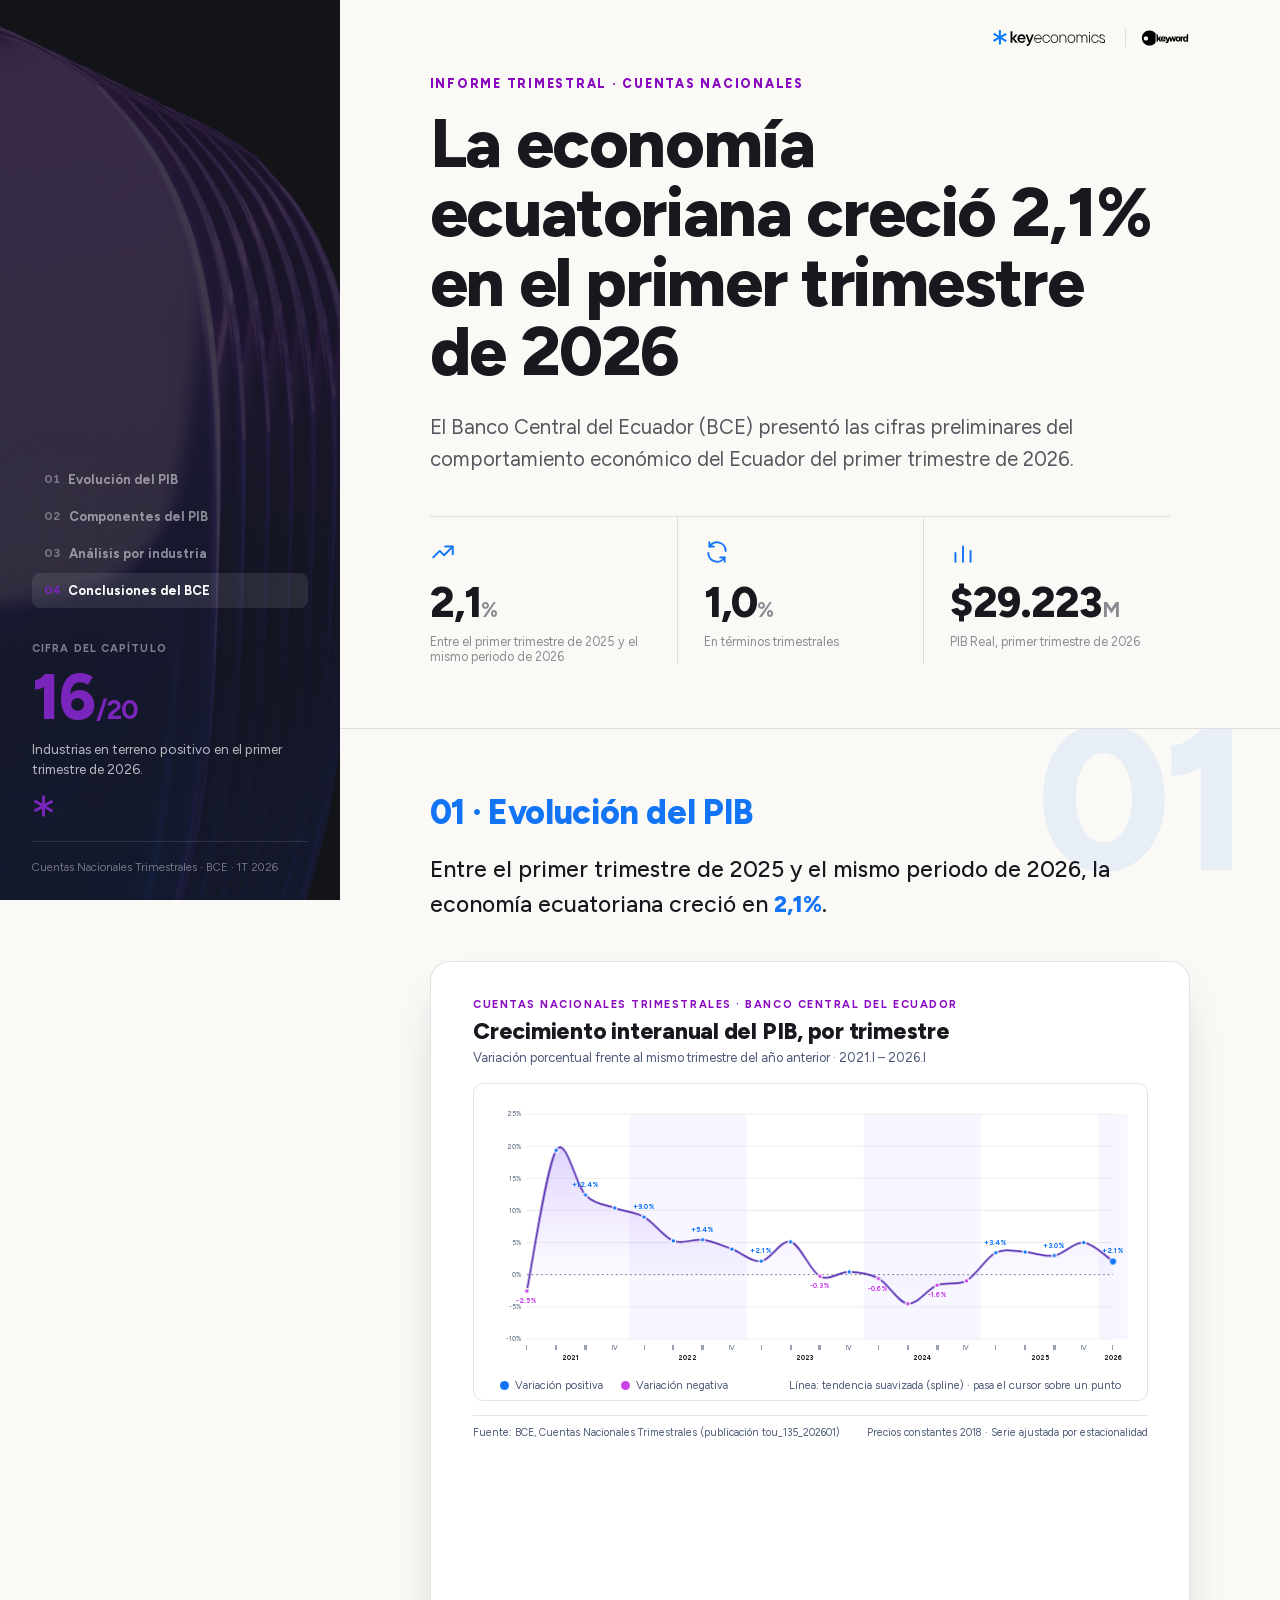
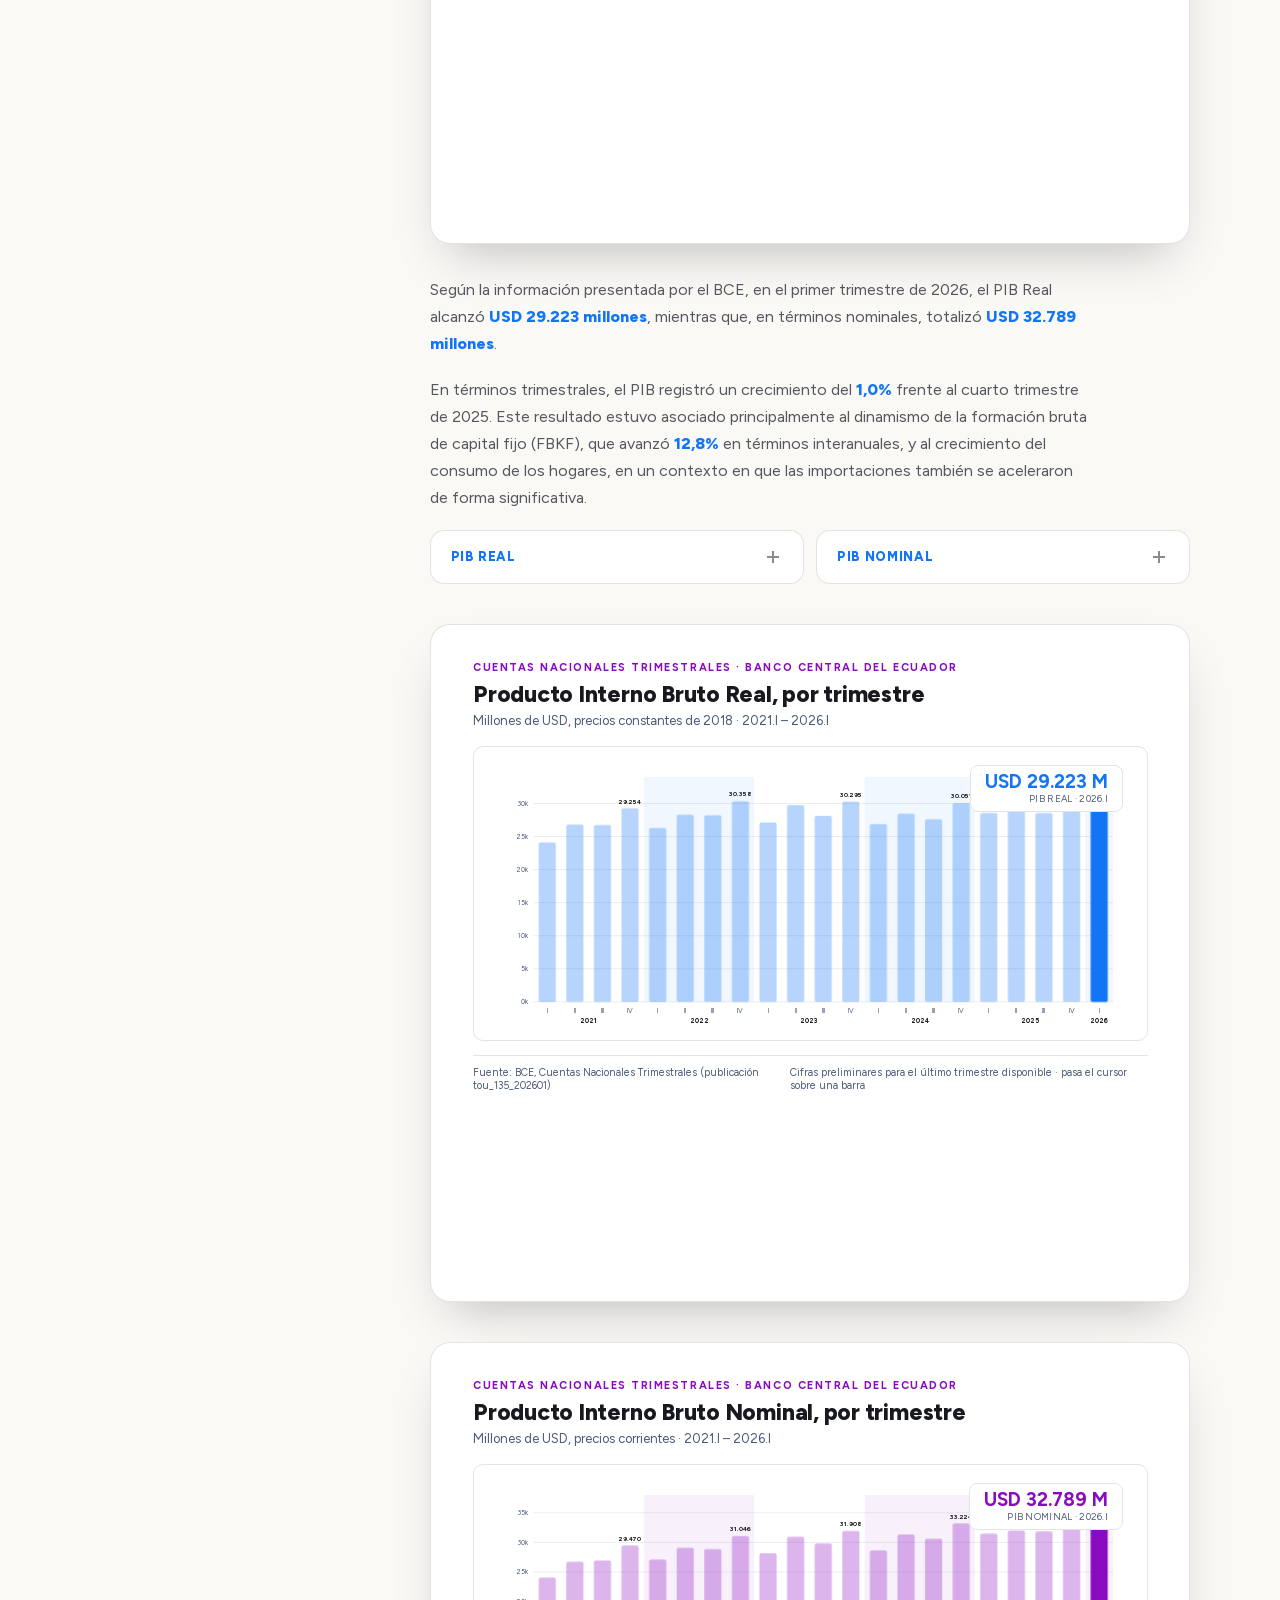
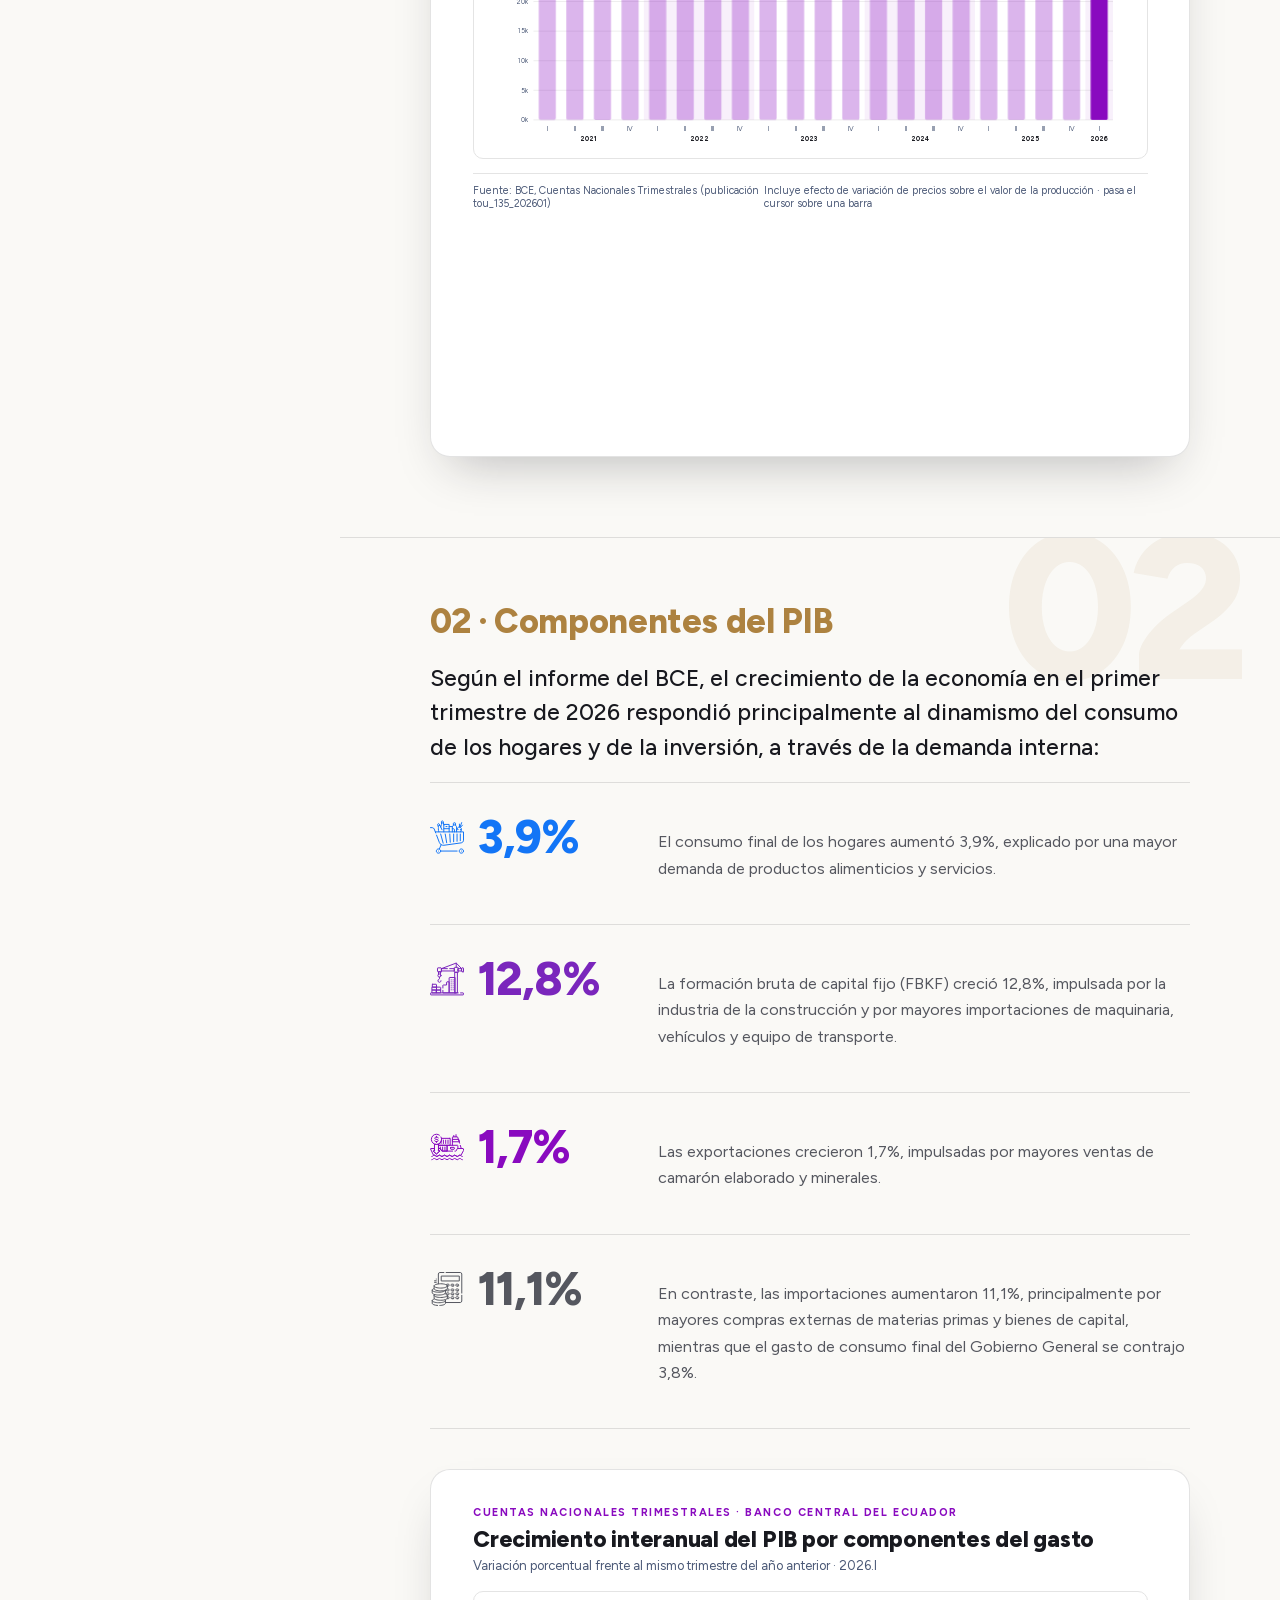
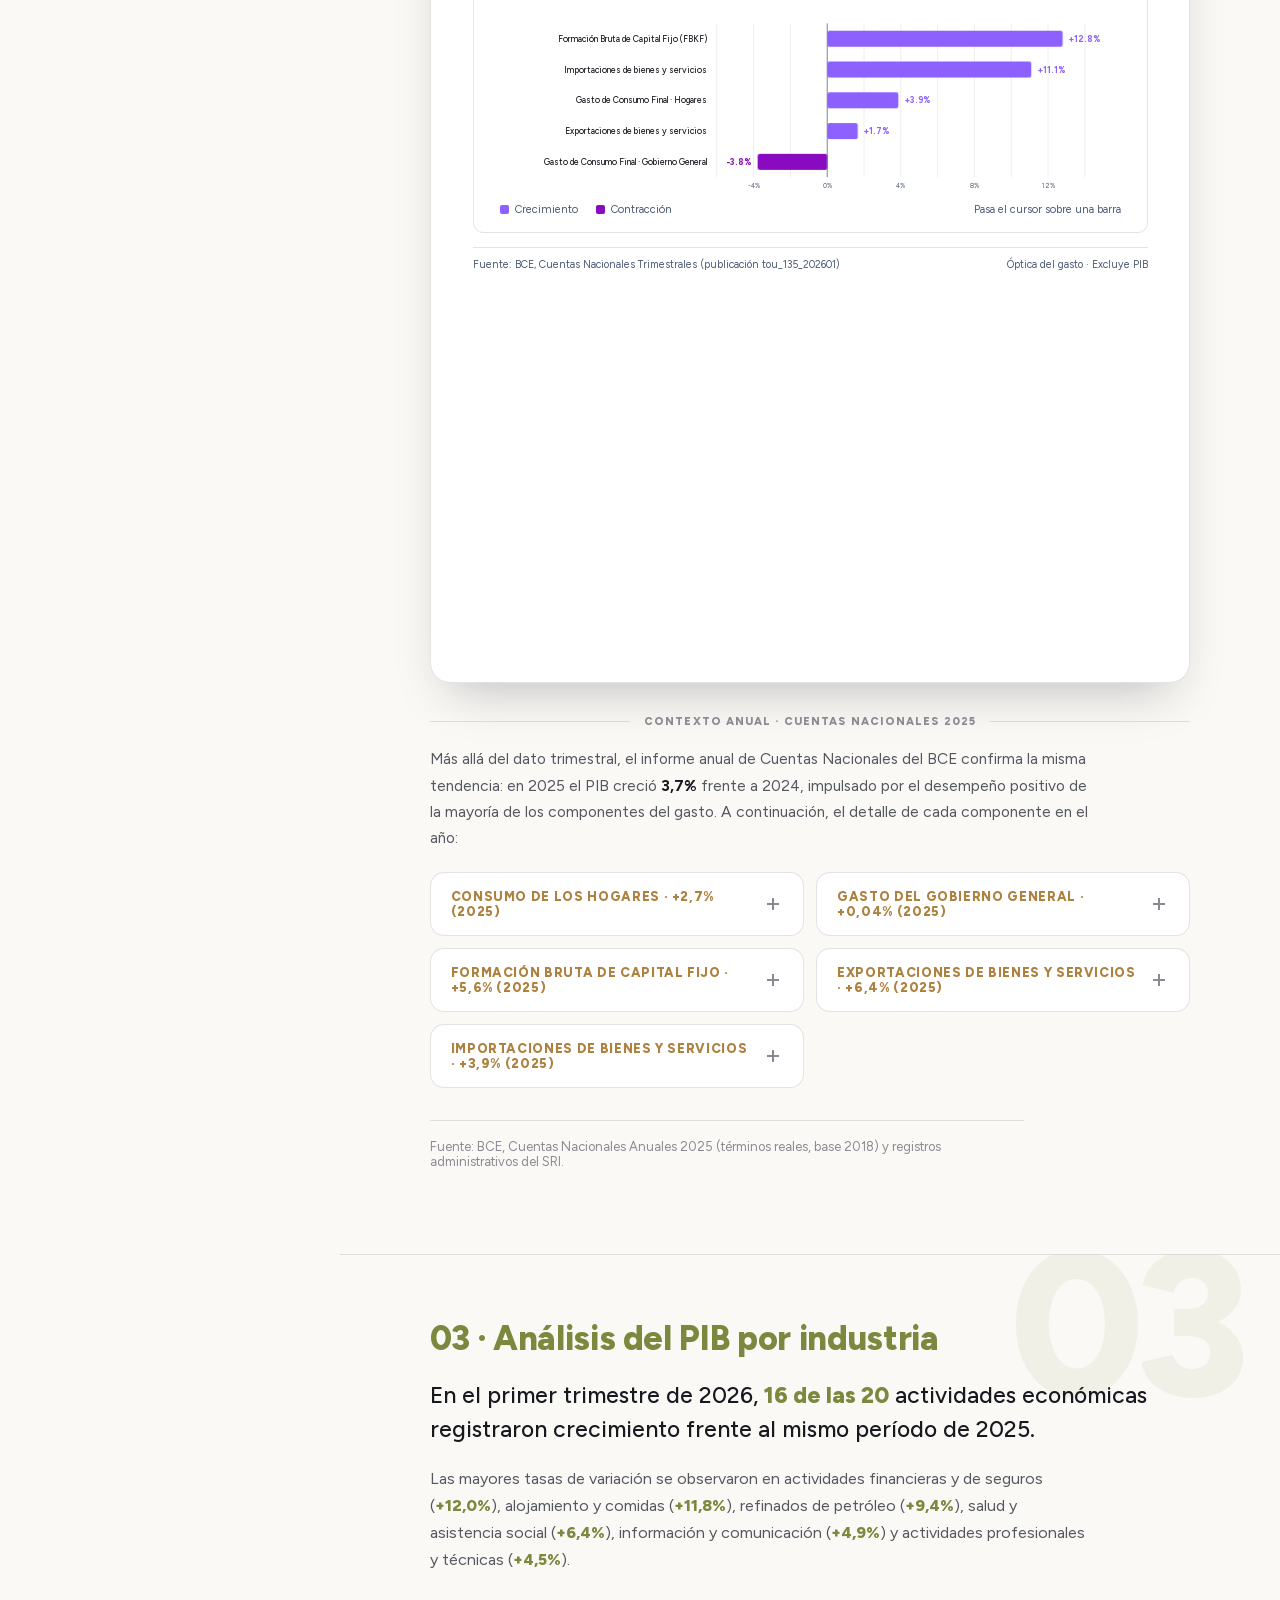
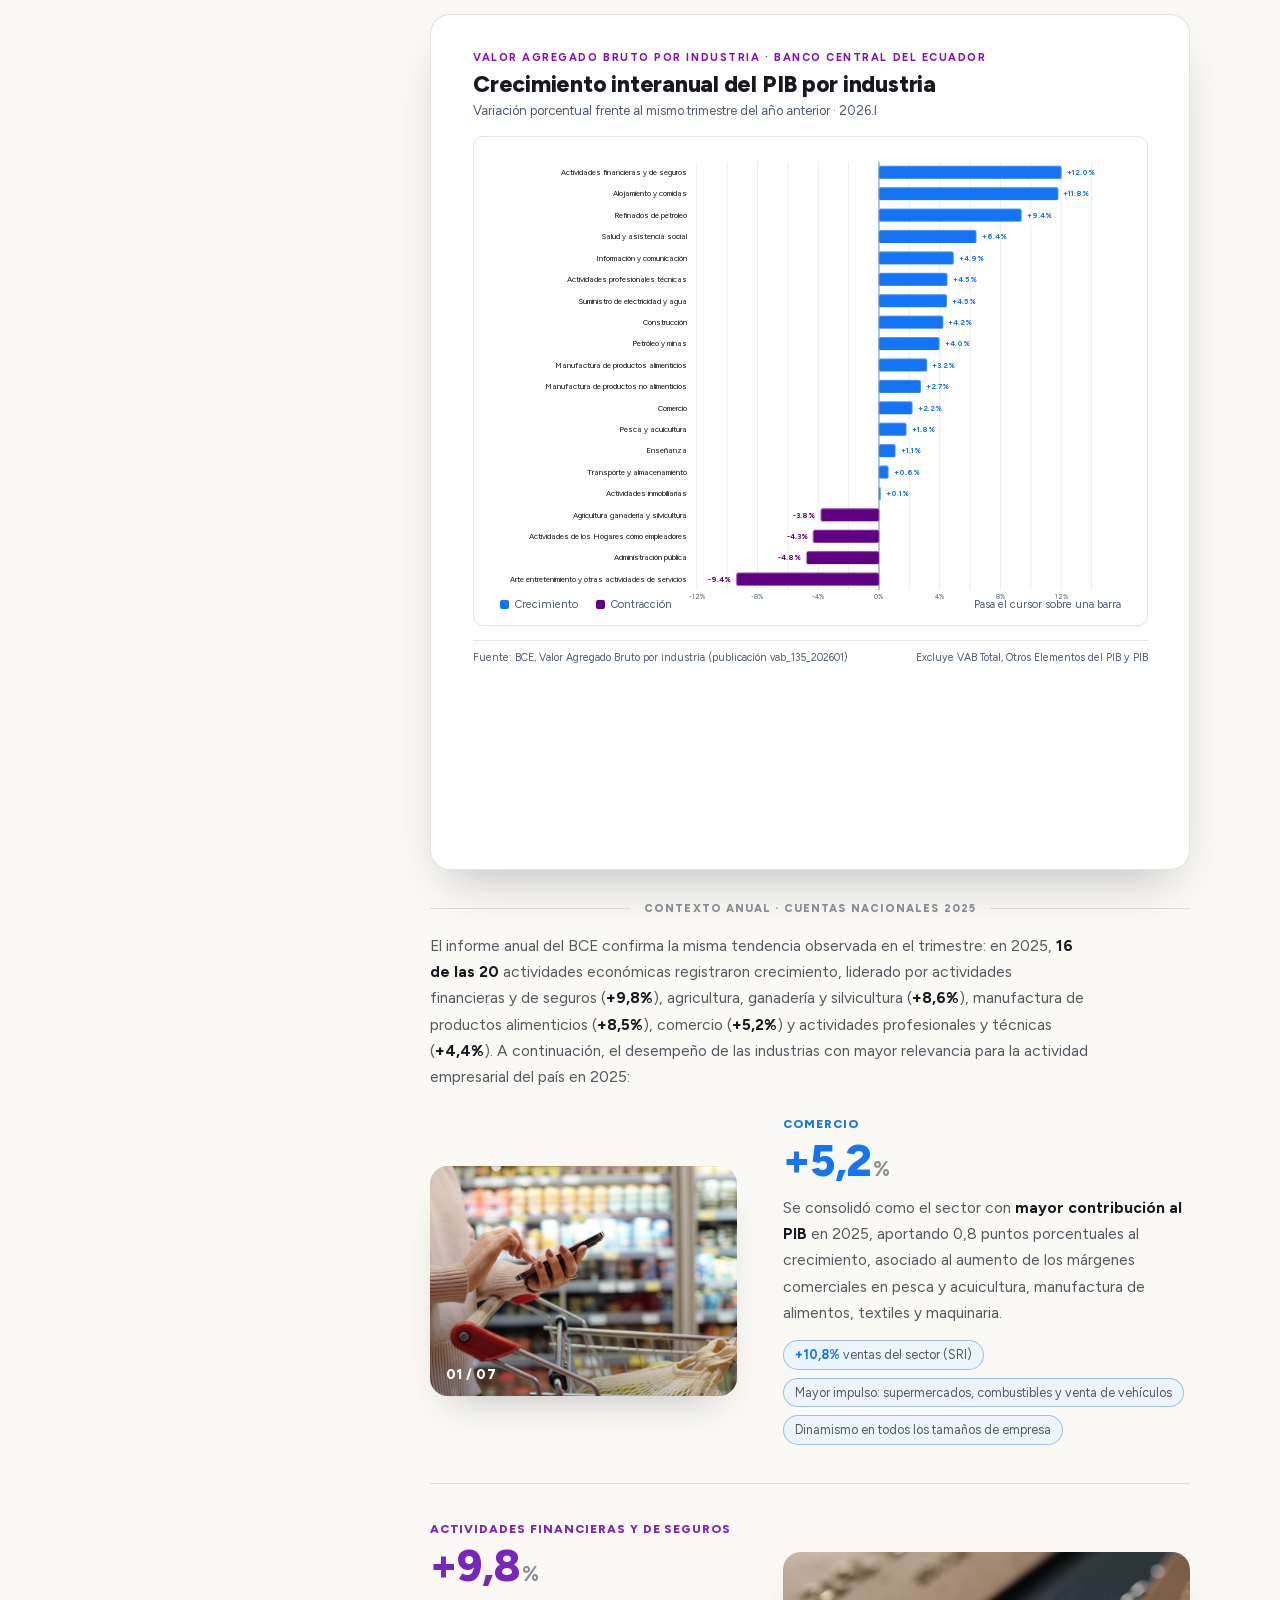
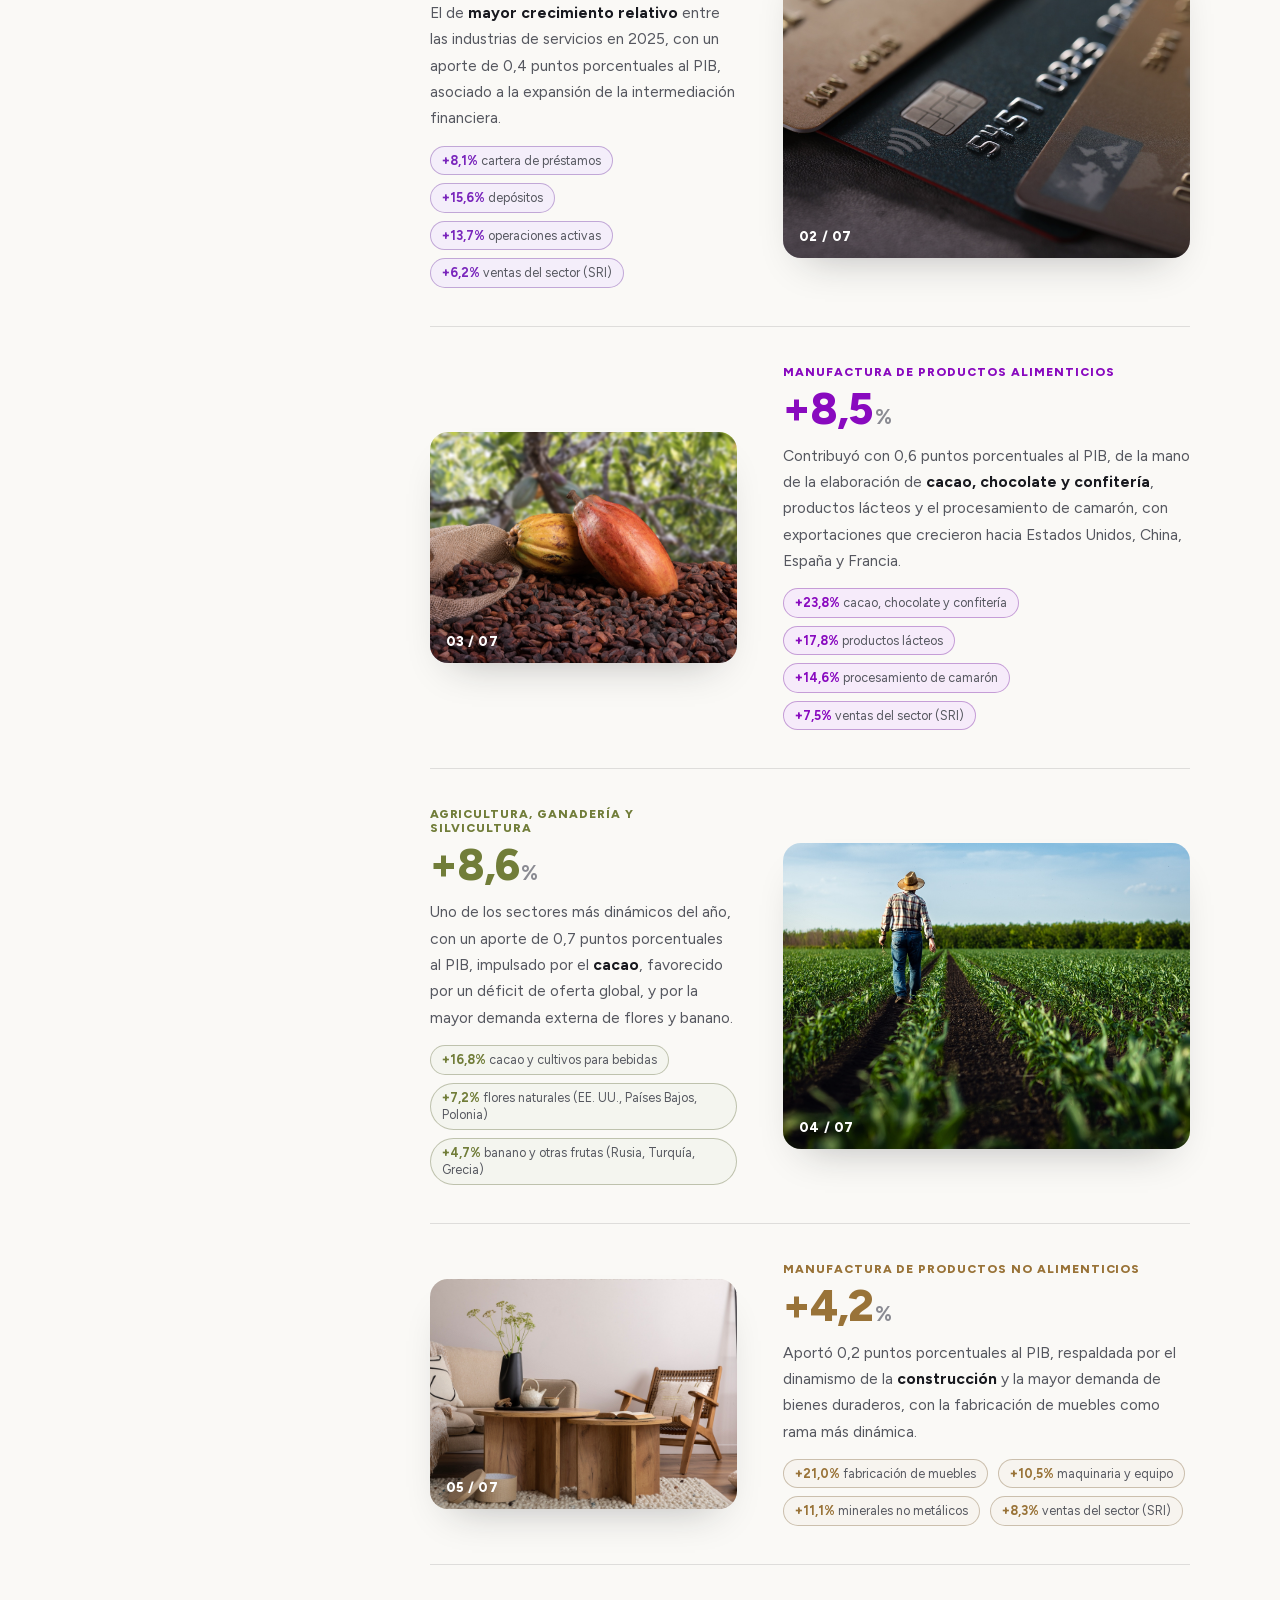
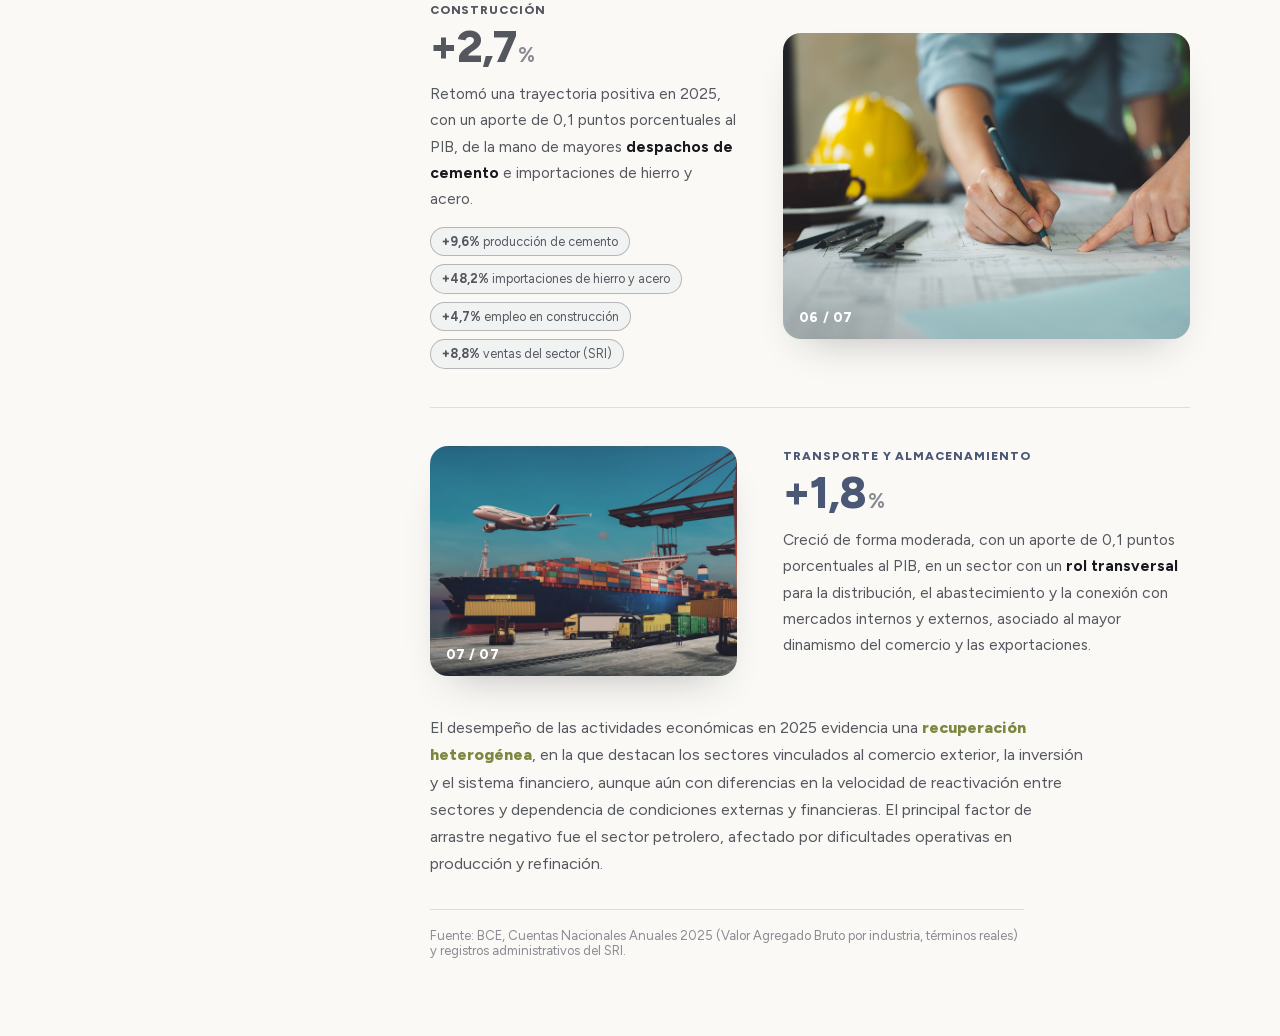
<file: editorial.html>
<!DOCTYPE html>
<html lang="es">
<head>
<meta charset="UTF-8">
<meta name="viewport" content="width=device-width, initial-scale=1.0">
<title>La economía ecuatoriana en el 1T 2026 · Edición editorial</title>
<meta name="description" content="La economía ecuatoriana creció 2,1% en el primer trimestre de 2026: cifras preliminares del Banco Central del Ecuador (BCE).">
<link rel="icon" href="data:,">
<link rel="preload" href="assets/fonts/figtree-normal-latin.woff2" as="font" type="font/woff2" crossorigin>
<link rel="stylesheet" href="assets/fonts/figtree.css">
<style>
  :root {
    color-scheme: light;
    --night: #18191f;
    --dknight: #050505;
    --dblue: #201061;
    --blue: #1375f6;
    --magenta: #890abf;
    --lavender: #cdb0ff;
    --olive: #ddf086;
    --paper: #faf9f6;
    --ink: #18191f;
    --ink-soft: #55575f;
    --ink-mute: #8a8b92;
    --line: rgba(24,25,31,0.12);
    --side-w: 340px;
  }
  * { box-sizing: border-box; }
  html { scroll-behavior: smooth; }
  body {
    margin: 0; background: var(--paper); color: var(--ink);
    font-family: "Figtree", system-ui, -apple-system, "Segoe UI", sans-serif;
    -webkit-font-smoothing: antialiased;
  }
  img, svg { display: block; max-width: 100%; }
  a { color: inherit; }
  .progress { position: fixed; top: 0; left: 0; width: 100%; height: 3px; z-index: 200; background: var(--blue); transform: scaleX(0); transform-origin: left center; pointer-events: none; }

  /* ============ Shell: sticky editorial sidebar + scrolling story ============ */
  .shell { display: block; }
  @media (min-width: 1000px) { .shell { display: grid; grid-template-columns: var(--side-w) 1fr; align-items: start; } }

  .side {
    position: relative; background: var(--night); color: #fff; padding: 18px 20px 16px;
  }
  .side::before {
    content: ""; position: absolute; inset: 0; z-index: -1;
    background: url('assets/fondo-ejecutivo.jpg') center / cover no-repeat;
    opacity: 0.2;
  }
  @media (min-width: 1000px) { .side { padding: 32px 32px 26px; } }
  @media (min-width: 1000px) { .side { position: sticky; top: 0; height: 100vh; display: flex; flex-direction: column; } }
  .side-top-space { display: none; }
  @media (min-width: 1000px) { .side-top-space { display: block; flex: 1; } }

  /* Mobile/tablet: compact numbered stepper, all 4 steps reachable without scrolling */
  .side-nav { position: relative; display: flex; align-items: center; justify-content: space-between; margin-bottom: 0; }
  .side-nav::before {
    content: ""; position: absolute; left: 15px; right: 15px; top: 15px; height: 1px;
    background: rgba(255,255,255,0.16); z-index: 0;
  }
  .side-nav a {
    position: relative; z-index: 1; text-decoration: none; color: rgba(255,255,255,0.55);
    display: flex; flex-direction: column; align-items: center; gap: 0; padding: 0; background: none;
  }
  .side-nav a .n {
    font-variant-numeric: tabular-nums; font-size: 12px; font-weight: 700;
    width: 30px; height: 30px; border-radius: 50%; display: flex; align-items: center; justify-content: center;
    background: var(--night); border: 1.5px solid rgba(255,255,255,0.28); color: rgba(255,255,255,0.65);
    transition: border-color .2s, color .2s, background .2s;
  }
  .side-nav a.active .n { color: #fff; background: var(--stat-c, var(--blue)); border-color: var(--stat-c, var(--blue)); }
  .side-nav .nlbl { display: none; }
  .side-current {
    font-size: 13px; font-weight: 700; color: #fff; margin-top: 12px; min-height: 1.3em;
  }
  @media (min-width: 1000px) {
    .side-nav { display: flex; flex-direction: column; align-items: stretch; gap: 2px; margin-bottom: 0; }
    .side-nav::before { display: none; }
    .side-nav a {
      width: 100%; flex-direction: row; align-items: center; justify-content: flex-start; gap: 8px;
      text-decoration: none; color: rgba(255,255,255,0.5);
      font-size: 13px; font-weight: 700; padding: 10px 12px; border-radius: 8px; white-space: nowrap;
      transition: color .2s, background .2s;
    }
    .side-nav a .n {
      width: auto; height: auto; border-radius: 0; border: none; background: none; padding: 0;
      font-variant-numeric: tabular-nums; opacity: 0.7; color: inherit;
    }
    .side-nav a:hover { background: rgba(255,255,255,0.06); color: #fff; }
    .side-nav a.active { color: #fff; background: rgba(255,255,255,0.09); }
    .side-nav a.active .n { color: var(--stat-c, var(--blue)); opacity: 1; background: none; border: none; }
    .side-nav .nlbl { display: inline; }
    .side-current { display: none; }
  }

  .side-stat { display: none; margin: 8px 0 0; }
  @media (min-width: 1000px) { .side-stat { display: block; margin-top: 34px; } }
  .side-stat .lbl { font-size: 11px; font-weight: 700; letter-spacing: 0.1em; text-transform: uppercase; color: rgba(255,255,255,0.45); margin-bottom: 10px; }
  .side-stat .big { font-size: clamp(46px, 5.4vw, 64px); font-weight: 800; letter-spacing: -0.02em; line-height: 1; color: var(--stat-c, var(--blue)); transition: color .4s ease; }
  .side-stat .big small { font-size: 0.42em; font-weight: 700; margin-left: 2px; }
  .side-stat .cap { font-size: 13.5px; line-height: 1.5; color: rgba(255,255,255,0.7); margin-top: 10px; max-width: 30ch; }

  .side-mark { display: none; width: 22px; height: 22px; margin-top: 16px; background: var(--stat-c, var(--blue)); transition: background .4s ease;
    -webkit-mask: url('assets/asterisco.svg') center / contain no-repeat; mask: url('assets/asterisco.svg') center / contain no-repeat;
    animation: markSpin 14s linear infinite; }
  @keyframes markSpin { to { transform: rotate(360deg); } }
  @media (min-width: 1000px) { .side-mark { display: block; } }
  @media (prefers-reduced-motion: reduce) { .side-mark { animation: none; } }

  .side-foot { display: none; }
  @media (min-width: 1000px) { .side-foot { display: block; font-size: 11.5px; color: rgba(255,255,255,0.4); margin-top: 24px; padding-top: 18px; border-top: 1px solid rgba(255,255,255,0.12); } }

  /* ============ Main story column ============ */
  .story { min-width: 0; position: relative; }

  .opening { padding: 76px 7vw 64px; max-width: 920px; }
  .opening-logos { position: absolute; top: 28px; right: 7vw; display: flex; align-items: center; gap: 14px; }
  .opening-logos img { display: block; height: 20px; width: auto; }
  .opening-logos .div { width: 1px; height: 18px; background: var(--line); }
  @media (max-width: 640px) {
    .opening { padding-top: 26px; }
    .opening-logos { position: static; margin-bottom: 28px; }
  }
  .opening .kick { font-size: 12.5px; font-weight: 800; letter-spacing: 0.14em; text-transform: uppercase; color: var(--magenta); margin-bottom: 18px; }
  .opening h1 { font-size: clamp(34px, 5.6vw, 68px); line-height: 1.02; letter-spacing: -0.02em; font-weight: 800; margin: 0 0 26px; }
  .opening .lede { font-size: clamp(17px, 1.6vw, 21px); line-height: 1.55; color: var(--ink-soft); max-width: 62ch; margin: 0 0 40px; }
  .ticker { display: flex; flex-direction: column; border-top: 1px solid var(--line); }
  .ticker .t-item { padding: 20px 0; border-bottom: 1px solid var(--line); }
  .ticker .t-item:last-child { border-bottom: none; }
  @media (min-width: 640px) {
    .ticker { flex-direction: row; flex-wrap: wrap; gap: 0; }
    .ticker .t-item { flex: 1 1 180px; padding: 22px 26px 0 0; border-bottom: none; }
    .ticker .t-item + .t-item { border-left: 1px solid var(--line); padding-left: 26px; }
  }
  .ticker .t-icon { display: block; width: 26px; height: 26px; color: var(--blue); margin-bottom: 12px; }
  .ticker .t-icon svg { width: 100%; height: 100%; }
  .ticker .t-val { font-size: clamp(30px, 3.4vw, 42px); font-weight: 800; letter-spacing: -0.02em; color: var(--ink); }
  .ticker .t-val small { font-size: 0.5em; font-weight: 700; color: var(--ink-mute); }
  .ticker .t-lbl { font-size: 12.5px; color: var(--ink-mute); margin-top: 6px; max-width: 26ch; }

  /* ---- chapters ---- */
  .chapter { position: relative; padding: 64px 7vw 72px; border-top: 1px solid var(--line); scroll-margin-top: 24px; overflow: hidden; }
  .chapter .num-bg {
    position: absolute; top: -0.16em; right: 3vw; font-size: clamp(120px, 16vw, 240px); font-weight: 800;
    color: var(--stat-c, var(--blue)); opacity: 0.08; line-height: 1; letter-spacing: -0.04em; pointer-events: none; z-index: 0; user-select: none;
  }
  .chapter > * { position: relative; z-index: 1; }
  .chapter .kick { font-size: clamp(24px, 2.8vw, 34px); font-weight: 800; letter-spacing: -0.01em; text-transform: none; color: var(--stat-c, var(--blue)); margin-bottom: 20px; line-height: 1.15; }
  .chapter .lead-text { font-size: clamp(18px, 2vw, 23px); line-height: 1.5; max-width: 66ch; color: var(--ink); font-weight: 500; margin: 0 0 18px; }
  .chapter .body-text { font-size: 16px; line-height: 1.7; max-width: 66ch; color: var(--ink-soft); margin: 0 0 18px; }
  .stat { color: var(--stat-c, var(--blue)); font-weight: 800; }

  .chart-frame {
    margin: 40px 0 8px; background: #fff; border-radius: 20px; border: 1px solid var(--line);
    box-shadow: 0 24px 48px -20px rgba(24,25,31,0.28); transform: rotate(var(--tilt, -0.6deg));
    padding: 8px 10px 2px; max-width: 880px;
  }
  .chart-frame .embed-chart { display: block; width: 100%; border: 0; margin: 0; }
  .chart-frame + .body-text, .chart-frame + .lead-text, .chart-frame + .e-terms, .chart-frame + .annual-divider { margin-top: 32px; }
  .chart-cap { font-size: 12.5px; color: var(--ink-mute); margin: 14px 2px 0; max-width: 880px; }

  /* ---- definition cards (PIB Real / Nominal, etc.) ---- */
  .e-terms { display: grid; grid-template-columns: 1fr; align-items: start; gap: 12px; margin: 4px 0 32px; max-width: 880px; }
  @media (min-width: 720px) { .e-terms { grid-template-columns: 1fr 1fr; } }
  .e-term { border: 1px solid var(--line); border-radius: 14px; background: #fff; overflow: hidden; }
  .e-term summary {
    list-style: none; cursor: pointer; padding: 16px 20px; font-weight: 800; font-size: 13px;
    letter-spacing: 0.05em; text-transform: uppercase; color: var(--stat-c, var(--blue));
    display: flex; align-items: center; justify-content: space-between; gap: 10px;
  }
  .e-term summary::-webkit-details-marker { display: none; }
  .e-term-tog { flex: none; width: 20px; height: 20px; position: relative; transition: transform .2s; }
  .e-term-tog::before, .e-term-tog::after { content: ""; position: absolute; top: 50%; left: 50%; background: var(--ink-mute); transform: translate(-50%, -50%); }
  .e-term-tog::before { width: 12px; height: 2px; }
  .e-term-tog::after { width: 2px; height: 12px; }
  .e-term[open] .e-term-tog { transform: rotate(45deg); }
  .e-term summary:hover { background: rgba(24,25,31,0.03); }
  .e-term p { margin: 0; padding: 0 20px 18px; font-size: 15px; line-height: 1.65; color: var(--ink-soft); }
  .e-term strong { color: var(--ink); }

  /* ---- annual 2025 context blocks (supplementary to the 1T 2026 quarterly data) ---- */
  .annual-divider { display: flex; align-items: center; gap: 14px; margin: 48px 0 18px; max-width: 880px; }
  .annual-divider .ad-line { flex: 1; height: 1px; background: var(--line); }
  .annual-divider .ad-label { font-size: 11px; font-weight: 800; letter-spacing: 0.1em; text-transform: uppercase; color: var(--ink-mute); white-space: nowrap; }
  .annual-intro { font-size: 15.5px; line-height: 1.7; color: var(--ink-soft); max-width: 66ch; margin: 0 0 20px; }
  .annual-intro strong { color: var(--ink); }

  /* ---- section 02: stat rows instead of cards ---- */
  .stat-rows { margin-top: 8px; }
  .stat-row { display: grid; grid-template-columns: 1fr; gap: 14px; align-items: start; padding: 26px 0; border-top: 1px solid var(--line); }
  @media (min-width: 720px) { .stat-row { grid-template-columns: 200px 1fr; gap: 28px; } }
  .stat-row:last-child { border-bottom: 1px solid var(--line); }
  .stat-row .sr-figure { display: flex; align-items: center; gap: 14px; }
  .stat-row .sr-icon { width: 34px; height: 34px; flex: none; color: var(--row-c); }
  .stat-row .sr-icon svg { width: 100%; height: 100%; }
  .stat-row .sr-num { font-size: clamp(34px, 3.6vw, 46px); font-weight: 800; letter-spacing: -0.02em; color: var(--row-c); }
  .stat-row .sr-text { font-size: 16px; line-height: 1.65; color: var(--ink-soft); padding-top: 4px; }

  /* ---- section 04: closing takeaways — big numbered editorial statements, no photos ---- */
  .concl-stack { margin-top: 18px; }
  .concl-item {
    display: grid; grid-template-columns: 1fr; gap: 10px;
    padding: 32px 2px; border-bottom: 1px solid var(--line);
  }
  .concl-item:last-child { border-bottom: none; }
  @media (min-width: 780px) { .concl-item { grid-template-columns: 150px 1fr; gap: 38px; align-items: center; padding: 38px 2px; } }
  .concl-item .ci-num {
    font-size: clamp(44px, 5.4vw, 72px); font-weight: 800; letter-spacing: -0.03em; line-height: 1;
    color: var(--stat-c, var(--blue));
  }
  .concl-item .ci-text { display: flex; align-items: flex-start; gap: 14px; }
  .concl-item .ci-mark { flex: none; width: 22px; height: 22px; margin-top: 4px; background: var(--stat-c, var(--blue)); -webkit-mask: url('assets/asterisco.svg') center / contain no-repeat; mask: url('assets/asterisco.svg') center / contain no-repeat; animation: markSpin 14s linear infinite; }
  @media (prefers-reduced-motion: reduce) { .concl-item .ci-mark { animation: none; } }
  .concl-item p { margin: 0; font-size: clamp(18px, 1.9vw, 22px); line-height: 1.52; color: var(--ink); font-weight: 500; max-width: 60ch; }
  .concl-item p .stat { color: var(--stat-c, var(--blue)); font-weight: 800; }

  .source-note { font-size: 13px; color: var(--ink-mute); padding-top: 18px; border-top: 1px solid var(--line); margin-top: 32px; max-width: 66ch; }

  /* ---- section 03: industry editorial spread (alternating photo + text, no cards) ---- */
  .ind-gallery { margin-top: 8px; }
  .ind-row { display: grid; grid-template-columns: 1fr; gap: 22px; align-items: center; padding: 38px 0; border-top: 1px solid var(--line); }
  .ind-row:first-child { border-top: none; padding-top: 6px; }
  @media (min-width: 780px) { .ind-row { grid-template-columns: 0.86fr 1.14fr; gap: 46px; } .ind-row.rev .ind-photo { order: 2; } }
  .ind-photo {
    position: relative; aspect-ratio: 4 / 3; border-radius: 18px; overflow: hidden;
    background-color: color-mix(in srgb, var(--ind-c, var(--blue)) 14%, #fff 86%);
    background-size: cover; background-position: center;
    box-shadow: 0 20px 40px -22px rgba(24,25,31,0.3);
  }
  .ind-photo::after {
    content: ""; position: absolute; inset: 0;
    background: linear-gradient(200deg, transparent 45%, color-mix(in srgb, var(--ind-c, var(--blue)) 60%, #000 40%) 145%);
    opacity: 0.55; mix-blend-mode: multiply;
  }
  .ind-photo .ind-photo-num { position: absolute; left: 16px; bottom: 14px; z-index: 1; font-size: 13px; font-weight: 800; color: #fff; letter-spacing: 0.04em; }
  .ind-eyebrow { display: block; font-size: 12px; font-weight: 800; letter-spacing: 0.08em; text-transform: uppercase; color: var(--ind-c, var(--blue)); margin-bottom: 8px; }
  .ind-stat { font-size: clamp(32px, 3.6vw, 44px); font-weight: 800; letter-spacing: -0.02em; color: var(--ind-c, var(--blue)); line-height: 1; margin-bottom: 12px; }
  .ind-stat small { font-size: 0.48em; font-weight: 700; margin-left: 2px; color: var(--ink-mute); }
  .ind-body { font-size: 15.5px; line-height: 1.7; color: var(--ink-soft); margin: 0 0 14px; max-width: 52ch; }
  .ind-body strong { color: var(--ink); }
  .ind-facts { display: flex; flex-wrap: wrap; gap: 8px 10px; margin: 0; padding: 0; list-style: none; }
  .ind-facts li {
    font-size: 12.5px; line-height: 1.4; color: var(--ink-soft);
    background: color-mix(in srgb, var(--ind-c, var(--blue)) 8%, #fff 92%);
    border: 1px solid color-mix(in srgb, var(--ind-c, var(--blue)) 26%, var(--line) 74%);
    padding: 5px 11px; border-radius: 100px;
  }
  .ind-facts li strong { color: var(--ind-c, var(--blue)); }

  /* ---- footer ---- */
  footer.ed-foot { background: var(--dknight); color: #fff; padding: 34px 7vw; }
  .ed-foot .wrap { display: flex; justify-content: space-between; align-items: flex-end; gap: 24px; flex-wrap: wrap; }
  .ed-foot .brand-block { text-align: left; }
  .ed-foot .brand-block img { height: 19px; margin-bottom: 9px; display: block; }
  .ed-foot .brand-block .nm { font-size: 14px; font-weight: 700; text-align: left; }
  .ed-foot .contact { text-align: right; font-size: 13px; color: rgba(255,255,255,0.75); }
  .ed-foot .contact img { height: 24px; margin-left: auto; margin-bottom: 8px; }
  .ed-foot .contact a { color: #fff; text-decoration: none; border-bottom: 1px solid rgba(255,255,255,0.4); }
  @media (max-width: 640px) { .ed-foot .wrap { flex-direction: column; align-items: flex-start; } .ed-foot .contact { text-align: left; } .ed-foot .contact img { margin-left: 0; } }

  /* ---- reveal ---- */
  .reveal { opacity: 0; transform: translateY(22px); transition: opacity .7s ease, transform .7s cubic-bezier(.2,.8,.2,1); }
  .reveal.in { opacity: 1; transform: none; }
  @media (prefers-reduced-motion: reduce) { .reveal { opacity: 1; transform: none; transition: none; } }
</style>
</head>
<body>

<div class="progress" id="progress"></div>

<div class="shell">
  <aside class="side" id="side" style="--stat-c:#1375f6">
    <div class="side-top-space" aria-hidden="true"></div>
    <nav class="side-nav" id="sideNav">
      <a href="#evolucion" data-c="#1375f6"><span class="n">01</span><span class="nlbl">Evolución del PIB</span></a>
      <a href="#componentes" data-c="#ffbf5e"><span class="n">02</span><span class="nlbl">Componentes del PIB</span></a>
      <a href="#industrias" data-c="#cde368"><span class="n">03</span><span class="nlbl">Análisis por industria</span></a>
      <a href="#conclusiones" data-c="#ddf086"><span class="n">04</span><span class="nlbl">Conclusiones del BCE</span></a>
    </nav>
    <div class="side-current" id="sideCurrent">Evolución del PIB</div>
    <div class="side-stat">
      <div class="lbl">Cifra del capítulo</div>
      <div class="big" id="sideBig">2,1<small>%</small></div>
      <div class="cap" id="sideCap">Crecimiento interanual del PIB, primer trimestre de 2026.</div>
    </div>
    <div class="side-mark" aria-hidden="true"></div>
    <div class="side-foot">Cuentas Nacionales Trimestrales · BCE · 1T 2026</div>
  </aside>

  <main class="story">

    <section class="opening">
      <div class="opening-logos">
        <img src="assets/LogoKeyeconomics2.svg" alt="KeyEconomics">
        <span class="div" aria-hidden="true"></span>
        <img src="assets/logoKeyword-negro.svg" alt="Keyword">
      </div>
      <div class="kick">Informe trimestral · Cuentas Nacionales</div>
      <h1>La economía ecuatoriana creció 2,1% en el primer trimestre de 2026</h1>
      <p class="lede">El Banco Central del Ecuador (BCE) presentó las cifras preliminares del comportamiento económico del Ecuador del primer trimestre de 2026.</p>
      <div class="ticker">
        <div class="t-item"><span class="t-icon" aria-hidden="true"><svg viewBox="0 0 24 24" fill="none" stroke="currentColor" stroke-width="1.8" stroke-linecap="round" stroke-linejoin="round"><polyline points="3 17 9 11 13 15 21 7"/><polyline points="14 7 21 7 21 14"/></svg></span><div class="t-val"><span class="count" data-target="2.1" data-decimals="1">0</span><small>%</small></div><div class="t-lbl">Entre el primer trimestre de 2025 y el mismo periodo de 2026</div></div>
        <div class="t-item"><span class="t-icon" aria-hidden="true"><svg viewBox="0 0 24 24" fill="none" stroke="currentColor" stroke-width="1.8" stroke-linecap="round" stroke-linejoin="round"><path d="M20 11a8 8 0 0 0-14.9-4"/><polyline points="5 3 5 7 9 7"/><path d="M4 13a8 8 0 0 0 14.9 4"/><polyline points="19 21 19 17 15 17"/></svg></span><div class="t-val"><span class="count" data-target="1.0" data-decimals="1">0</span><small>%</small></div><div class="t-lbl">En términos trimestrales</div></div>
        <div class="t-item"><span class="t-icon" aria-hidden="true"><svg viewBox="0 0 24 24" fill="none" stroke="currentColor" stroke-width="1.8" stroke-linecap="round" stroke-linejoin="round"><line x1="5" y1="21" x2="5" y2="13"/><line x1="12" y1="21" x2="12" y2="7"/><line x1="19" y1="21" x2="19" y2="11"/></svg></span><div class="t-val">$<span class="count" data-target="29223" data-decimals="0">0</span><small>M</small></div><div class="t-lbl">PIB Real, primer trimestre de 2026</div></div>
      </div>
    </section>

    <section class="chapter" id="evolucion" style="--stat-c:#1375f6">
      <div class="num-bg">01</div>
      <div class="kick">01 · Evolución del PIB</div>
      <p class="lead-text">Entre el primer trimestre de 2025 y el mismo periodo de 2026, la economía ecuatoriana creció en <strong class="stat">2,1%</strong>.</p>
      <div class="chart-frame" style="--tilt:-0.7deg">
        <iframe class="embed-chart" id="chartInteranual" data-chart="01_crecimiento_interanual" src="assets/01_crecimiento_interanual.html" title="Crecimiento interanual del PIB, por trimestre" loading="lazy" scrolling="no"></iframe>
      </div>
      <p class="body-text">Según la información presentada por el BCE, en el primer trimestre de 2026, el PIB Real alcanzó <strong class="stat">USD 29.223 millones</strong>, mientras que, en términos nominales, totalizó <strong class="stat">USD 32.789 millones</strong>.</p>
      <p class="body-text">En términos trimestrales, el PIB registró un crecimiento del <strong class="stat">1,0%</strong> frente al cuarto trimestre de 2025. Este resultado estuvo asociado principalmente al dinamismo de la formación bruta de capital fijo (FBKF), que avanzó <strong class="stat">12,8%</strong> en términos interanuales, y al crecimiento del consumo de los hogares, en un contexto en que las importaciones también se aceleraron de forma significativa.</p>
      <div class="e-terms">
        <details class="e-term">
          <summary>PIB Real<span class="e-term-tog" aria-hidden="true"></span></summary>
          <p>Mide el valor total de los bienes y servicios finales producidos en un período determinado, <strong>ajustado por inflación</strong>. En Ecuador, este cálculo se realiza utilizando <strong>precios constantes del año base 2018</strong>, lo que permite hacer comparaciones entre años y evaluar si ha habido crecimiento económico en términos reales (cantidad de producción), sin que los resultados estén influenciados por las variaciones en los precios.</p>
        </details>
        <details class="e-term">
          <summary>PIB Nominal<span class="e-term-tog" aria-hidden="true"></span></summary>
          <p>Es el valor monetario total de los bienes y servicios finales producidos en el país durante un período determinado, calculado a <strong>precios corrientes del mismo año</strong>. Refleja el tamaño absoluto de la economía, incluyendo el efecto de la inflación o deflación sobre los precios. En consecuencia, un aumento del PIB nominal puede deberse tanto a un incremento en la producción real como a un aumento generalizado de precios.</p>
        </details>
      </div>
      <div class="chart-frame" style="--tilt:0.5deg">
        <iframe class="embed-chart" data-chart="02_pib_real" src="assets/02_pib_real.html" title="PIB Real" loading="lazy" scrolling="no"></iframe>
      </div>
      <div class="chart-frame" style="--tilt:-0.4deg">
        <iframe class="embed-chart" data-chart="03_pib_nominal" src="assets/03_pib_nominal.html" title="PIB Nominal" loading="lazy" scrolling="no"></iframe>
      </div>
    </section>

    <section class="chapter" id="componentes" style="--stat-c:color-mix(in srgb, #ffbf5e 68%, #000000 32%)">
      <div class="num-bg">02</div>
      <div class="kick">02 · Componentes del PIB</div>
      <p class="lead-text">Según el informe del BCE, el crecimiento de la economía en el primer trimestre de 2026 respondió principalmente al dinamismo del consumo de los hogares y de la inversión, a través de la demanda interna:</p>
      <div class="stat-rows">
        <div class="stat-row" style="--row-c:#1375f6">
          <div class="sr-figure"><span class="sr-icon"><svg class="icon-svg" viewBox="0 0 682.66669 682.66669" xmlns="http://www.w3.org/2000/svg" aria-hidden="true" focusable="false"><defs
     id="defs4759"><clipPath
       clipPathUnits="userSpaceOnUse"
       id="clipPath4785"><path
         d="M 0,512 H 512 V 0 H 0 Z"
         id="path4783" /></clipPath></defs><g
     id="g4761"
     transform="matrix(1.3333333,0,0,-1.3333333,0,682.66667)"><g
       id="g4763"
       transform="translate(207.9033,332.9819)"><path
         d="M 0,0 V 112.226 H 80.161 V 0"
         style="fill:none;stroke:currentColor;stroke-width:15;stroke-linecap:round;stroke-linejoin:round;stroke-miterlimit:10;stroke-dasharray:none;stroke-opacity:1"
         id="path4765" /></g><g
       id="g4767"
       transform="translate(239.9678,413.1431)"><path
         d="M 0,0 H 16.032"
         style="fill:none;stroke:currentColor;stroke-width:15;stroke-linecap:round;stroke-linejoin:round;stroke-miterlimit:10;stroke-dasharray:none;stroke-opacity:1"
         id="path4769" /></g><g
       id="g4771"
       transform="translate(207.9033,381.0786)"><path
         d="M 0,0 H 80.161"
         style="fill:none;stroke:currentColor;stroke-width:15;stroke-linecap:round;stroke-linejoin:round;stroke-miterlimit:10;stroke-dasharray:none;stroke-opacity:1"
         id="path4773" /></g><g
       id="g4775"
       transform="translate(288.0645,413.1431)"><path
         d="M 0,0 H 48.097"
         style="fill:none;stroke:currentColor;stroke-width:15;stroke-linecap:round;stroke-linejoin:round;stroke-miterlimit:10;stroke-dasharray:none;stroke-opacity:1"
         id="path4777" /></g><g
       id="g4779"><g
         id="g4781"
         clip-path="url(#clipPath4785)"><g
           id="g4787"
           transform="translate(132.0312,332.9902)"><path
             d="m 0,0 c -10.944,31.35 -4.29,71.278 -4.29,71.278 l -11.787,35.362 c -2.344,7.033 1.457,14.635 8.491,16.98 6.452,2.151 13.494,-0.865 16.391,-7.019 L 48.629,31.973"
             style="fill:none;stroke:currentColor;stroke-width:15;stroke-linecap:round;stroke-linejoin:round;stroke-miterlimit:10;stroke-dasharray:none;stroke-opacity:1"
             id="path4789" /></g><g
           id="g4791"
           transform="translate(123.7441,420.5405)"><path
             d="M 0,0 23.742,10.396"
             style="fill:none;stroke:currentColor;stroke-width:15;stroke-linecap:round;stroke-linejoin:round;stroke-miterlimit:10;stroke-dasharray:none;stroke-opacity:1"
             id="path4793" /></g><g
           id="g4795"
           transform="translate(162.6978,404.4995)"><path
             d="M 0,0 C 3.337,23.631 11.874,43.543 11.874,43.543 L 8.825,80.692 c -0.606,7.39 4.892,13.871 12.281,14.477 6.779,0.557 12.903,-4.045 14.254,-10.712 l 9.846,-52.624"
             style="fill:none;stroke:currentColor;stroke-width:15;stroke-linecap:round;stroke-linejoin:round;stroke-miterlimit:10;stroke-dasharray:none;stroke-opacity:1"
             id="path4797" /></g><g
           id="g4799"
           transform="translate(174.5542,464.7983)"><path
             d="M 0,0 25.532,4.458"
             style="fill:none;stroke:currentColor;stroke-width:15;stroke-linecap:round;stroke-linejoin:round;stroke-miterlimit:10;stroke-dasharray:none;stroke-opacity:1"
             id="path4801" /></g><g
           id="g4803"
           transform="translate(400.2905,332.9819)"><path
             d="m 0,0 v 73.521 c 0,4.251 -1.689,8.33 -4.696,11.336 l -6.641,6.641 c -3.006,3.006 -4.695,7.085 -4.695,11.336 v 25.424 c 0,4.427 -3.59,8.016 -8.017,8.016 h -16.032 c -4.427,0 -8.016,-3.589 -8.016,-8.016 v -25.424 c 0,-4.251 -1.689,-8.33 -4.695,-11.336 l -6.642,-6.641 c -3.006,-3.006 -4.695,-7.085 -4.695,-11.336 V 0"
             style="fill:none;stroke:currentColor;stroke-width:15;stroke-linecap:round;stroke-linejoin:round;stroke-miterlimit:10;stroke-dasharray:none;stroke-opacity:1"
             id="path4805" /></g><g
           id="g4807"
           transform="translate(352.1934,437.1914)"><path
             d="M 0,0 H 32.065"
             style="fill:none;stroke:currentColor;stroke-width:15;stroke-linecap:round;stroke-linejoin:round;stroke-miterlimit:10;stroke-dasharray:none;stroke-opacity:1"
             id="path4809" /></g><g
           id="g4811"
           transform="translate(460.6548,332.9819)"><path
             d="M 0,0 10.824,30.182 C 16.802,46.852 8.135,65.211 -8.534,71.188 -25.203,77.167 -43.563,68.5 -49.541,51.831 L -60.364,21.648"
             style="fill:none;stroke:currentColor;stroke-width:15;stroke-linecap:round;stroke-linejoin:round;stroke-miterlimit:10;stroke-dasharray:none;stroke-opacity:1"
             id="path4813" /></g><g
           id="g4815"
           transform="translate(471.479,363.1641)"><path
             d="M 0,0 -15.091,5.412"
             style="fill:none;stroke:currentColor;stroke-width:15;stroke-linecap:round;stroke-linejoin:round;stroke-miterlimit:10;stroke-dasharray:none;stroke-opacity:1"
             id="path4817" /></g><g
           id="g4819"
           transform="translate(408.4082,377.2666)"><path
             d="M 0,0 15.091,-5.412"
             style="fill:none;stroke:currentColor;stroke-width:15;stroke-linecap:round;stroke-linejoin:round;stroke-miterlimit:10;stroke-dasharray:none;stroke-opacity:1"
             id="path4821" /></g><g
           id="g4823"
           transform="translate(452.1206,404.1704)"><path
             d="M 0,0 24.354,67.911"
             style="fill:none;stroke:currentColor;stroke-width:15;stroke-linecap:round;stroke-linejoin:round;stroke-miterlimit:10;stroke-dasharray:none;stroke-opacity:1"
             id="path4825" /></g><g
           id="g4827"
           transform="translate(443.0142,450.0166)"><path
             d="M 0,0 1.561,-43.14"
             style="fill:none;stroke:currentColor;stroke-width:15;stroke-linecap:round;stroke-linejoin:round;stroke-miterlimit:10;stroke-dasharray:none;stroke-opacity:1"
             id="path4829" /></g><g
           id="g4831"
           transform="translate(488.2876,433.7808)"><path
             d="M 0,0 -28.621,-32.316"
             style="fill:none;stroke:currentColor;stroke-width:15;stroke-linecap:round;stroke-linejoin:round;stroke-miterlimit:10;stroke-dasharray:none;stroke-opacity:1"
             id="path4833" /></g><g
           id="g4835"
           transform="translate(336.1611,381.0786)"><path
             d="m 0,0 h 16.032 c 8.855,0 16.032,-7.178 16.032,-16.032 v -32.065"
             style="fill:none;stroke:currentColor;stroke-width:15;stroke-linecap:round;stroke-linejoin:round;stroke-miterlimit:10;stroke-dasharray:none;stroke-opacity:1"
             id="path4837" /></g><g
           id="g4839"
           transform="translate(98.5039,284.8164)"><path
             d="m 0,0 43.079,-112.667 c 10.667,-27.898 39.181,-44.738 68.762,-40.611 l 259.614,36.225 c 19.803,2.764 34.541,19.701 34.541,39.697 V 48.09 h -422.85"
             style="fill:none;stroke:currentColor;stroke-width:15;stroke-linecap:round;stroke-linejoin:round;stroke-miterlimit:10;stroke-dasharray:none;stroke-opacity:1"
             id="path4841" /></g><g
           id="g4843"
           transform="translate(7.5,397.0352)"><path
             d="m 0,0 h 26.028 c 13.291,0 25.204,-8.199 29.95,-20.613 l 22.809,-59.653"
             style="fill:none;stroke:currentColor;stroke-width:15;stroke-linecap:round;stroke-linejoin:round;stroke-miterlimit:10;stroke-dasharray:none;stroke-opacity:1"
             id="path4845" /></g><g
           id="g4847"
           transform="translate(159.8066,44.3501)"><path
             d="m 0,0 c 0,-17.708 -14.356,-32.064 -32.065,-32.064 -17.708,0 -32.064,14.356 -32.064,32.064 0,17.709 14.356,32.064 32.064,32.064 C -14.356,32.064 0,17.709 0,0 Z"
             style="fill:none;stroke:currentColor;stroke-width:15;stroke-linecap:round;stroke-linejoin:round;stroke-miterlimit:10;stroke-dasharray:none;stroke-opacity:1"
             id="path4849" /></g><g
           id="g4851"
           transform="translate(127.7417,44.3501)"><path
             d="M 0,0 H 0.081"
             style="fill:none;stroke:currentColor;stroke-width:15;stroke-linecap:round;stroke-linejoin:round;stroke-miterlimit:10;stroke-dasharray:none;stroke-opacity:1"
             id="path4853" /></g><g
           id="g4855"
           transform="translate(504.5,44.3501)"><path
             d="m 0,0 c 0,-17.708 -14.356,-32.064 -32.064,-32.064 -17.709,0 -32.065,14.356 -32.065,32.064 0,17.709 14.356,32.064 32.065,32.064 C -14.356,32.064 0,17.709 0,0 Z"
             style="fill:none;stroke:currentColor;stroke-width:15;stroke-linecap:round;stroke-linejoin:round;stroke-miterlimit:10;stroke-dasharray:none;stroke-opacity:1"
             id="path4857" /></g><g
           id="g4859"
           transform="translate(472.4355,44.3501)"><path
             d="M 0,0 H 0.08"
             style="fill:none;stroke:currentColor;stroke-width:15;stroke-linecap:round;stroke-linejoin:round;stroke-miterlimit:10;stroke-dasharray:none;stroke-opacity:1"
             id="path4861" /></g><g
           id="g4863"
           transform="translate(159.8066,44.3501)"><path
             d="M 0,0 H 248.5"
             style="fill:none;stroke:currentColor;stroke-width:15;stroke-linecap:round;stroke-linejoin:round;stroke-miterlimit:10;stroke-dasharray:none;stroke-opacity:1"
             id="path4865" /></g><g
           id="g4867"
           transform="translate(141.1021,76.4146)"><path
             d="M 0,0 26.721,64.129"
             style="fill:none;stroke:currentColor;stroke-width:15;stroke-linecap:round;stroke-linejoin:round;stroke-miterlimit:10;stroke-dasharray:none;stroke-opacity:1"
             id="path4869" /></g><g
           id="g4871"
           transform="translate(160.5903,300.8418)"><path
             d="M 0,0 37.768,-137.617"
             style="fill:none;stroke:currentColor;stroke-width:15;stroke-linecap:round;stroke-linejoin:round;stroke-miterlimit:10;stroke-dasharray:none;stroke-opacity:1"
             id="path4873" /></g><g
           id="g4875"
           transform="translate(407.3042,191.5366)"><path
             d="M 0,0 V 109.305"
             style="fill:none;stroke:currentColor;stroke-width:15;stroke-linecap:round;stroke-linejoin:round;stroke-miterlimit:10;stroke-dasharray:none;stroke-opacity:1"
             id="path4877" /></g><g
           id="g4879"
           transform="translate(229.2617,300.8418)"><path
             d="M 0,0 21.802,-131.247"
             style="fill:none;stroke:currentColor;stroke-width:15;stroke-linecap:round;stroke-linejoin:round;stroke-miterlimit:10;stroke-dasharray:none;stroke-opacity:1"
             id="path4881" /></g><g
           id="g4883"
           transform="translate(356.2017,184.8252)"><path
             d="M 0,0 V 116.017"
             style="fill:none;stroke:currentColor;stroke-width:15;stroke-linecap:round;stroke-linejoin:round;stroke-miterlimit:10;stroke-dasharray:none;stroke-opacity:1"
             id="path4885" /></g><g
           id="g4887"
           transform="translate(297.9331,300.8418)"><path
             d="M 0,0 7.147,-123.709"
             style="fill:none;stroke:currentColor;stroke-width:15;stroke-linecap:round;stroke-linejoin:round;stroke-miterlimit:10;stroke-dasharray:none;stroke-opacity:1"
             id="path4889" /></g><g
           id="g4891"
           transform="translate(456.4033,300.8662)"><path
             d="M 0,0 V -100.487"
             style="fill:none;stroke:currentColor;stroke-width:15;stroke-linecap:round;stroke-linejoin:round;stroke-miterlimit:10;stroke-dasharray:none;stroke-opacity:1"
             id="path4893" /></g></g></g></g></svg></span><span class="sr-num">3,9%</span></div>
          <p class="sr-text">El consumo final de los hogares aumentó 3,9%, explicado por una mayor demanda de productos alimenticios y servicios.</p>
        </div>
        <div class="stat-row" style="--row-c:#7a26bc">
          <div class="sr-figure"><span class="sr-icon"><svg class="icon-svg" viewBox="0 0 512 512" xmlns="http://www.w3.org/2000/svg" aria-hidden="true" focusable="false">
<g>
	<g>
			<line style="fill:none;stroke:currentColor;stroke-width:15;stroke-linecap:round;stroke-linejoin:round;stroke-miterlimit:10;" x1="395.18" y1="17.873" x2="395.18" y2="78.036"/>
		<path style="fill:none;stroke:currentColor;stroke-width:15;stroke-linecap:round;stroke-linejoin:round;stroke-miterlimit:10;" d="&#10;&#9;&#9;&#9;M194.058,426.386v38.831h94.162V298.72h-33.443c-2.761,0-5,2.239-5,5v42.617h-50.719c-2.761,0-5,2.239-5,5v40.049"/>
		<path style="fill:none;stroke:currentColor;stroke-width:15;stroke-linecap:round;stroke-linejoin:round;stroke-miterlimit:10;" d="&#10;&#9;&#9;&#9;M377.68,465.217V233.343H293.22c-2.761,0-5,2.239-5,5v226.874H377.68z"/>
		<g>
				<line style="fill:none;stroke:currentColor;stroke-width:15;stroke-linecap:round;stroke-linejoin:round;stroke-miterlimit:10;" x1="321.138" y1="269.62" x2="318.138" y2="269.62"/>
				<line style="fill:none;stroke:currentColor;stroke-width:15;stroke-linecap:round;stroke-linejoin:round;stroke-miterlimit:10;" x1="321.138" y1="299.438" x2="318.138" y2="299.438"/>
				<line style="fill:none;stroke:currentColor;stroke-width:15;stroke-linecap:round;stroke-linejoin:round;stroke-miterlimit:10;" x1="321.138" y1="329.256" x2="318.138" y2="329.256"/>
				<line style="fill:none;stroke:currentColor;stroke-width:15;stroke-linecap:round;stroke-linejoin:round;stroke-miterlimit:10;" x1="321.138" y1="359.074" x2="318.138" y2="359.074"/>
				<line style="fill:none;stroke:currentColor;stroke-width:15;stroke-linecap:round;stroke-linejoin:round;stroke-miterlimit:10;" x1="321.138" y1="388.892" x2="318.138" y2="388.892"/>
				<line style="fill:none;stroke:currentColor;stroke-width:15;stroke-linecap:round;stroke-linejoin:round;stroke-miterlimit:10;" x1="321.138" y1="418.71" x2="318.138" y2="418.71"/>
		</g>
		<g>
				<line style="fill:none;stroke:currentColor;stroke-width:15;stroke-linecap:round;stroke-linejoin:round;stroke-miterlimit:10;" x1="350.138" y1="269.62" x2="347.138" y2="269.62"/>
				<line style="fill:none;stroke:currentColor;stroke-width:15;stroke-linecap:round;stroke-linejoin:round;stroke-miterlimit:10;" x1="350.138" y1="299.438" x2="347.138" y2="299.438"/>
				<line style="fill:none;stroke:currentColor;stroke-width:15;stroke-linecap:round;stroke-linejoin:round;stroke-miterlimit:10;" x1="350.138" y1="329.256" x2="347.138" y2="329.256"/>
				<line style="fill:none;stroke:currentColor;stroke-width:15;stroke-linecap:round;stroke-linejoin:round;stroke-miterlimit:10;" x1="350.138" y1="359.074" x2="347.138" y2="359.074"/>
				<line style="fill:none;stroke:currentColor;stroke-width:15;stroke-linecap:round;stroke-linejoin:round;stroke-miterlimit:10;" x1="350.138" y1="388.892" x2="347.138" y2="388.892"/>
				<line style="fill:none;stroke:currentColor;stroke-width:15;stroke-linecap:round;stroke-linejoin:round;stroke-miterlimit:10;" x1="350.138" y1="418.71" x2="347.138" y2="418.71"/>
		</g>
			<polyline style="fill:none;stroke:currentColor;stroke-width:15;stroke-linecap:round;stroke-linejoin:round;stroke-miterlimit:10;" points="&#10;&#9;&#9;&#9;261.767,100.051 171.977,100.051 171.977,135.051 365.655,135.051 365.655,100.051 296.767,100.051 &#9;&#9;"/>
			<rect x="424.705" y="100.051" style="fill:none;stroke:currentColor;stroke-width:15;stroke-linecap:round;stroke-linejoin:round;stroke-miterlimit:10;" width="50.744" height="35"/>
		<path style="fill:none;stroke:currentColor;stroke-width:15;stroke-linecap:round;stroke-linejoin:round;stroke-miterlimit:10;" d="&#10;&#9;&#9;&#9;M171.977,100.051l221.348-83.57c1.125-0.425,2.396-0.136,3.228,0.733l78.898,82.484"/>
		<g>
				<polyline style="fill:none;stroke:currentColor;stroke-width:15;stroke-linecap:round;stroke-linejoin:round;stroke-miterlimit:10;" points="&#10;&#9;&#9;&#9;&#9;156.796,185.654 156.796,147.076 128.107,147.076 128.107,185.654 &#9;&#9;&#9;"/>
			<path style="fill:none;stroke:currentColor;stroke-width:15;stroke-linecap:round;stroke-linejoin:round;stroke-miterlimit:10;" d="&#10;&#9;&#9;&#9;&#9;M165.642,282.575c0,13.297-11.192,23.981-24.67,23.144c-11.549-0.717-20.948-10.116-21.665-21.665&#10;&#9;&#9;&#9;&#9;c-0.693-11.167,6.522-20.765,16.581-23.728c3.846-1.133,6.563-4.553,6.563-8.562v-24.705"/>
		</g>
			<rect x="377.68" y="155.051" style="fill:none;stroke:currentColor;stroke-width:15;stroke-linecap:round;stroke-linejoin:round;stroke-miterlimit:10;" width="35" height="310.165"/>
		<path style="fill:none;stroke:currentColor;stroke-width:15;stroke-linecap:round;stroke-linejoin:round;stroke-miterlimit:10;" d="&#10;&#9;&#9;&#9;M166.977,147.076h-49.05c-2.761,0-5-2.239-5-5v-49.05c0-2.761,2.239-5,5-5h49.05c2.761,0,5,2.239,5,5v49.05&#10;&#9;&#9;&#9;C171.977,144.838,169.738,147.076,166.977,147.076z"/>
		<path style="fill:none;stroke:currentColor;stroke-width:15;stroke-linecap:round;stroke-linejoin:round;stroke-miterlimit:10;" d="&#10;&#9;&#9;&#9;M499.5,147.076h-19.05c-2.761,0-5-2.239-5-5v-49.05c0-2.761,2.239-5,5-5h19.05c2.761,0,5,2.239,5,5v49.05&#10;&#9;&#9;&#9;C504.5,144.838,502.261,147.076,499.5,147.076z"/>
		<path style="fill:none;stroke:currentColor;stroke-width:15;stroke-linecap:round;stroke-linejoin:round;stroke-miterlimit:10;" d="&#10;&#9;&#9;&#9;M419.705,155.051h-49.05c-2.761,0-5-2.239-5-5v-65c0-2.761,2.239-5,5-5h49.05c2.761,0,5,2.239,5,5v65&#10;&#9;&#9;&#9;C424.705,152.813,422.467,155.051,419.705,155.051z"/>
			<circle style="fill:none;stroke:currentColor;stroke-width:15;stroke-linecap:round;stroke-linejoin:round;stroke-miterlimit:10;" cx="142.451" cy="203.869" r="23.19"/>
			<rect x="97.921" y="421.883" style="fill:none;stroke:currentColor;stroke-width:15;stroke-linecap:round;stroke-linejoin:round;stroke-miterlimit:10;" width="63.091" height="43.333"/>
			<rect x="34.83" y="421.883" style="fill:none;stroke:currentColor;stroke-width:15;stroke-linecap:round;stroke-linejoin:round;stroke-miterlimit:10;" width="63.091" height="43.333"/>
		<path style="fill:none;stroke:currentColor;stroke-width:15;stroke-linecap:round;stroke-linejoin:round;stroke-miterlimit:10;" d="&#10;&#9;&#9;&#9;M424.981,465.217H12.5c-2.761,0-5,2.239-5,5v20.495c0,2.761,2.239,5,5,5h487c2.761,0,5-2.239,5-5v-20.495c0-2.761-2.239-5-5-5&#10;&#9;&#9;&#9;h-39.519"/>
		<path style="fill:none;stroke:currentColor;stroke-width:15;stroke-linecap:round;stroke-linejoin:round;stroke-miterlimit:10;" d="&#10;&#9;&#9;&#9;M39.83,335.217h53.091c2.761,0,5,2.239,5,5v38.333H34.83v-38.333C34.83,337.455,37.069,335.217,39.83,335.217z"/>
			<rect x="34.83" y="378.55" style="fill:none;stroke:currentColor;stroke-width:15;stroke-linecap:round;stroke-linejoin:round;stroke-miterlimit:10;" width="63.091" height="43.333"/>
		<path style="fill:none;stroke:currentColor;stroke-width:15;stroke-linecap:round;stroke-linejoin:round;stroke-miterlimit:10;" d="&#10;&#9;&#9;&#9;M97.921,378.55h58.091c2.761,0,5,2.239,5,5v38.333H97.921V378.55z"/>
	</g>
</g>
<g>
</g>
<g>
</g>
<g>
</g>
<g>
</g>
<g>
</g>
<g>
</g>
<g>
</g>
<g>
</g>
<g>
</g>
<g>
</g>
<g>
</g>
<g>
</g>
<g>
</g>
<g>
</g>
<g>
</g>
</svg></span><span class="sr-num">12,8%</span></div>
          <p class="sr-text">La formación bruta de capital fijo (FBKF) creció 12,8%, impulsada por la industria de la construcción y por mayores importaciones de maquinaria, vehículos y equipo de transporte.</p>
        </div>
        <div class="stat-row" style="--row-c:#890abf">
          <div class="sr-figure"><span class="sr-icon"><svg class="icon-svg" viewBox="0 0 512 512" xmlns="http://www.w3.org/2000/svg" aria-hidden="true" focusable="false">
<g>
	<g>
		<g>
			<path style="fill:none;stroke:currentColor;stroke-width:15;stroke-linecap:round;stroke-linejoin:round;stroke-miterlimit:10;" d="&#10;&#9;&#9;&#9;&#9;M298.693,125.654H172.763c0.989,4.921,1.514,10.01,1.514,15.222c0,31.725-19.226,58.955-46.659,70.689v18.554h176.078v-99.463&#10;&#9;&#9;&#9;&#9;C303.695,127.893,301.456,125.654,298.693,125.654z"/>
			<g>
					<line style="fill:none;stroke:currentColor;stroke-width:15;stroke-linecap:round;stroke-linejoin:round;stroke-miterlimit:10;" x1="166.73" y1="176.35" x2="166.73" y2="203.422"/>
					<line style="fill:none;stroke:currentColor;stroke-width:15;stroke-linecap:round;stroke-linejoin:round;stroke-miterlimit:10;" x1="201.551" y1="152.35" x2="201.551" y2="203.422"/>
					<line style="fill:none;stroke:currentColor;stroke-width:15;stroke-linecap:round;stroke-linejoin:round;stroke-miterlimit:10;" x1="236.373" y1="152.35" x2="236.373" y2="203.422"/>
					<line style="fill:none;stroke:currentColor;stroke-width:15;stroke-linecap:round;stroke-linejoin:round;stroke-miterlimit:10;" x1="271.195" y1="152.35" x2="271.195" y2="203.422"/>
			</g>
		</g>
		<g>
			<g>
					<line style="fill:none;stroke:currentColor;stroke-width:15;stroke-linecap:round;stroke-linejoin:round;stroke-miterlimit:10;" x1="391.91" y1="69.939" x2="391.91" y2="103.1"/>
					<line style="fill:none;stroke:currentColor;stroke-width:15;stroke-linecap:round;stroke-linejoin:round;stroke-miterlimit:10;" x1="358.249" y1="82.618" x2="358.249" y2="103.1"/>
			</g>
			<path style="fill:none;stroke:currentColor;stroke-width:15;stroke-linecap:round;stroke-linejoin:round;stroke-miterlimit:10;" d="&#10;&#9;&#9;&#9;&#9;M445.564,198.362l-29.076-91.771c-0.659-2.079-2.588-3.491-4.768-3.491h-69.363c-2.762,0-5.002,2.239-5.002,5.002v122.017"/>
				<polygon style="fill:none;stroke:currentColor;stroke-width:15;stroke-linecap:round;stroke-linejoin:round;stroke-miterlimit:10;" points="&#10;&#9;&#9;&#9;&#9;438.867,177.225 337.356,177.225 337.356,141.605 427.582,141.605 &#9;&#9;&#9;"/>
		</g>
		<path style="fill:none;stroke:currentColor;stroke-width:15;stroke-linecap:round;stroke-linejoin:round;stroke-miterlimit:10;" d="&#10;&#9;&#9;&#9;M416.613,278.869h3.154V235.12c0-2.762-2.239-5.002-5.002-5.002h-157.5v87.617"/>
		<path style="fill:none;stroke:currentColor;stroke-width:15;stroke-linecap:round;stroke-linejoin:round;stroke-miterlimit:10;" d="&#10;&#9;&#9;&#9;M309.627,266.267v19.015c0,2.762,2.239,5.002,5.002,5.002h47.775c2.762,0,5.002-2.239,5.002-5.002v-19.015&#10;&#9;&#9;&#9;c0-2.762-2.239-5.002-5.002-5.002h-47.775C311.867,261.265,309.627,263.504,309.627,266.267z"/>
		<g>
			<path style="fill:none;stroke:currentColor;stroke-width:15;stroke-linecap:round;stroke-linejoin:round;stroke-miterlimit:10;" d="&#10;&#9;&#9;&#9;&#9;M147.221,278.869c3.381,0,6.534,1.708,8.38,4.541l19.412,29.784c1.846,2.833,4.999,4.541,8.38,4.541h73.872v-87.617H127.617&#10;&#9;&#9;&#9;&#9;v48.75H147.221z"/>
			<g>
					<line style="fill:none;stroke:currentColor;stroke-width:15;stroke-linecap:round;stroke-linejoin:round;stroke-miterlimit:10;" x1="155.122" y1="256.815" x2="155.122" y2="280.562"/>
					<line style="fill:none;stroke:currentColor;stroke-width:15;stroke-linecap:round;stroke-linejoin:round;stroke-miterlimit:10;" x1="189.944" y1="256.815" x2="189.944" y2="307.887"/>
					<line style="fill:none;stroke:currentColor;stroke-width:15;stroke-linecap:round;stroke-linejoin:round;stroke-miterlimit:10;" x1="224.766" y1="256.815" x2="224.766" y2="307.887"/>
			</g>
		</g>
		<path style="fill:none;stroke:currentColor;stroke-width:15;stroke-linecap:round;stroke-linejoin:round;stroke-miterlimit:10;" d="&#10;&#9;&#9;&#9;M340.5,317.735H183.394c-3.381,0-6.534-1.708-8.38-4.541l-19.412-29.784c-1.846-2.833-4.999-4.541-8.38-4.541h-19.604v33.887&#10;&#9;&#9;&#9;c0,1.446,1.172,2.619,2.619,2.619h13.946c2.439,0,3.554,3.041,1.692,4.617l-46.761,39.587c-0.977,0.827-2.408,0.827-3.384,0&#10;&#9;&#9;&#9;l-46.761-39.587c-1.862-1.576-0.747-4.617,1.692-4.617h13.947c1.446,0,2.619-1.172,2.619-2.619v-33.887H12.508&#10;&#9;&#9;&#9;c-3.689,0-6.108,3.857-4.503,7.178l46.32,95.842c2.991-1.918,6.581-3.198,11.37-3.198c19.127,0,19.127,20.403,38.253,20.403&#10;&#9;&#9;&#9;c19.127,0,19.127-20.403,38.254-20.403c19.128,0,19.128,20.403,38.256,20.403c19.124,0,19.124-20.403,38.248-20.403&#10;&#9;&#9;&#9;c19.126,0,19.126,20.403,38.252,20.403c19.126,0,19.126-20.403,38.253-20.403c19.129,0,19.129,20.403,38.257,20.403&#10;&#9;&#9;&#9;c19.129,0,19.129-20.403,38.258-20.403c19.13,0,19.13,20.403,38.26,20.403c19.129,0,19.129-20.403,38.259-20.403&#10;&#9;&#9;&#9;c7.482,0,12.035,3.124,15.953,6.924l39.147-74.235c0.758-1.438,1.155-3.04,1.155-4.666v-22.843c0-2.762-2.239-5.002-5.002-5.002&#10;&#9;&#9;&#9;h-82.885c-4.05,0-7.701,2.442-9.246,6.186l-10.938,26.494c-1.546,3.744-5.196,6.186-9.246,6.186H375.5"/>
		<g>
			<g>
				<path style="fill:none;stroke:currentColor;stroke-width:15;stroke-linecap:round;stroke-linejoin:round;stroke-miterlimit:10;" d="&#10;&#9;&#9;&#9;&#9;&#9;M486.509,399.095c-19.132,0-19.132-20.403-38.264-20.403c-19.129,0-19.129,20.403-38.259,20.403&#10;&#9;&#9;&#9;&#9;&#9;c-19.13,0-19.13-20.403-38.26-20.403c-19.129,0-19.129,20.403-38.258,20.403c-19.129,0-19.129-20.403-38.257-20.403&#10;&#9;&#9;&#9;&#9;&#9;c-19.126,0-19.126,20.403-38.253,20.403c-19.126,0-19.126-20.403-38.252-20.403c-19.124,0-19.124,20.403-38.248,20.403&#10;&#9;&#9;&#9;&#9;&#9;c-19.128,0-19.128-20.403-38.256-20.403c-19.127,0-19.127,20.403-38.254,20.403c-19.127,0-19.127-20.403-38.253-20.403&#10;&#9;&#9;&#9;&#9;&#9;c-19.126,0-19.126,20.403-38.252,20.403"/>
			</g>
			<g>
				<path style="fill:none;stroke:currentColor;stroke-width:15;stroke-linecap:round;stroke-linejoin:round;stroke-miterlimit:10;" d="&#10;&#9;&#9;&#9;&#9;&#9;M486.509,447.979c-19.132,0-19.132-20.403-38.264-20.403c-19.129,0-19.129,20.403-38.259,20.403&#10;&#9;&#9;&#9;&#9;&#9;c-19.13,0-19.13-20.403-38.26-20.403c-19.129,0-19.129,20.403-38.258,20.403c-19.129,0-19.129-20.403-38.257-20.403&#10;&#9;&#9;&#9;&#9;&#9;c-19.126,0-19.126,20.403-38.253,20.403c-19.126,0-19.126-20.403-38.252-20.403c-19.124,0-19.124,20.403-38.248,20.403&#10;&#9;&#9;&#9;&#9;&#9;c-19.128,0-19.128-20.403-38.256-20.403c-19.127,0-19.127,20.403-38.254,20.403c-19.127,0-19.127-20.403-38.253-20.403&#10;&#9;&#9;&#9;&#9;&#9;c-19.126,0-19.126,20.403-38.252,20.403"/>
			</g>
		</g>
	</g>
	<g>
		<path style="fill:none;stroke:currentColor;stroke-width:15;stroke-linecap:round;stroke-linejoin:round;stroke-miterlimit:10;" d="&#10;&#9;&#9;&#9;M144.182,315.375h-13.946c-1.446,0-2.619-1.172-2.619-2.619V211.564c-9.27,3.965-19.475,6.166-30.196,6.166&#10;&#9;&#9;&#9;c-10.721,0-20.925-2.201-30.195-6.166v101.192c0,1.446-1.172,2.619-2.619,2.619H50.661c-2.439,0-3.554,3.041-1.692,4.617&#10;&#9;&#9;&#9;l46.761,39.587c0.977,0.827,2.408,0.827,3.384,0l46.761-39.587C147.736,318.417,146.621,315.375,144.182,315.375z"/>
		<g>
			<path style="fill:none;stroke:currentColor;stroke-width:15;stroke-linecap:round;stroke-linejoin:round;stroke-miterlimit:10;" d="&#10;&#9;&#9;&#9;&#9;M142.013,78.3c-12.577-8.979-27.961-14.279-44.592-14.279c-42.446,0-76.855,34.409-76.855,76.855&#10;&#9;&#9;&#9;&#9;c0,42.446,34.409,76.855,76.855,76.855c42.446,0,76.855-34.409,76.855-76.855c0-13.114-3.292-25.456-9.084-36.258"/>
			<g>
				<path style="fill:none;stroke:currentColor;stroke-width:15;stroke-linecap:round;stroke-linejoin:round;stroke-miterlimit:10;" d="&#10;&#9;&#9;&#9;&#9;&#9;M121.823,122.198L121.823,122.198c0-7.986-6.474-14.461-14.461-14.461H87.48c-7.986,0-14.461,6.474-14.461,14.461v4.218&#10;&#9;&#9;&#9;&#9;&#9;c0,7.986,6.474,14.461,14.461,14.461h19.883c7.986,0,14.461,6.474,14.461,14.461v4.218c0,7.986-6.474,14.461-14.461,14.461&#10;&#9;&#9;&#9;&#9;&#9;H87.48c-7.986,0-14.461-6.474-14.461-14.461v0"/>
					<line style="fill:none;stroke:currentColor;stroke-width:15;stroke-linecap:round;stroke-linejoin:round;stroke-miterlimit:10;" x1="97.421" y1="94.482" x2="97.421" y2="107.737"/>
					<line style="fill:none;stroke:currentColor;stroke-width:15;stroke-linecap:round;stroke-linejoin:round;stroke-miterlimit:10;" x1="97.421" y1="174.015" x2="97.421" y2="187.27"/>
			</g>
		</g>
	</g>
		<line style="fill:none;stroke:currentColor;stroke-width:15;stroke-linecap:round;stroke-linejoin:round;stroke-miterlimit:10;" x1="469.877" y1="275.1" x2="456.141" y2="231.744"/>
</g>
</svg></span><span class="sr-num">1,7%</span></div>
          <p class="sr-text">Las exportaciones crecieron 1,7%, impulsadas por mayores ventas de camarón elaborado y minerales.</p>
        </div>
        <div class="stat-row" style="--row-c:#55575f">
          <div class="sr-figure"><span class="sr-icon"><svg class="icon-svg" viewBox="0 0 682.66669 682.66669" xmlns="http://www.w3.org/2000/svg" aria-hidden="true" focusable="false"><defs
     id="defs1141"><clipPath
       clipPathUnits="userSpaceOnUse"
       id="clipPath1151"><path
         d="M 0,512 H 512 V 0 H 0 Z"
         id="path1149" /></clipPath></defs><g
     id="g1143"
     transform="matrix(1.3333333,0,0,-1.3333333,0,682.66667)"><g
       id="g1145"><g
         id="g1147"
         clip-path="url(#clipPath1151)"><g
           id="g1153"
           transform="translate(232.5933,52.3379)"><path
             d="m 0,0 h 223.522 c 12.296,0 22.264,9.968 22.264,22.264 v 86.309"
             style="fill:none;stroke:currentColor;stroke-width:15;stroke-linecap:round;stroke-linejoin:round;stroke-miterlimit:10;stroke-dasharray:none;stroke-opacity:1"
             id="path1155" /></g><g
           id="g1157"
           transform="translate(208.9111,504.5)"><path
             d="M 0,0 H -60.689 C -72.985,0 -82.953,-9.968 -82.953,-22.264 V -169.66"
             style="fill:none;stroke:currentColor;stroke-width:15;stroke-linecap:round;stroke-linejoin:round;stroke-miterlimit:10;stroke-dasharray:none;stroke-opacity:1"
             id="path1159" /></g><g
           id="g1161"
           transform="translate(478.3789,195.0889)"><path
             d="m 0,0 v 287.147 c 0,12.296 -9.968,22.264 -22.264,22.264 H -235.29"
             style="fill:none;stroke:currentColor;stroke-width:15;stroke-linecap:round;stroke-linejoin:round;stroke-miterlimit:10;stroke-dasharray:none;stroke-opacity:1"
             id="path1163" /></g><path
           d="M 435.2,377.006 H 169.138 v 73.718 H 435.2 Z"
           style="fill:none;stroke:currentColor;stroke-width:15;stroke-linecap:round;stroke-linejoin:round;stroke-miterlimit:10;stroke-dasharray:none;stroke-opacity:1"
           id="path1165" /><g
           id="g1167"
           transform="translate(244.5381,321.7915)"><path
             d="m 0,0 c 2.481,4.265 7.101,7.131 12.391,7.131 h 18.57 c 7.912,0 14.326,-6.414 14.326,-14.326 0,-7.912 -6.414,-14.326 -14.326,-14.326 h -12.57"
             style="fill:none;stroke:currentColor;stroke-width:15;stroke-linecap:round;stroke-linejoin:round;stroke-miterlimit:10;stroke-dasharray:none;stroke-opacity:1"
             id="path1169" /></g><g
           id="g1171"
           transform="translate(347.4092,300.27)"><path
             d="m 0,0 h -18.57 c -7.912,0 -14.326,6.414 -14.326,14.326 0,7.912 6.414,14.326 14.326,14.326 H 0 c 7.912,0 14.326,-6.414 14.326,-14.326 C 14.326,6.414 7.912,0 0,0 Z"
             style="fill:none;stroke:currentColor;stroke-width:15;stroke-linecap:round;stroke-linejoin:round;stroke-miterlimit:10;stroke-dasharray:none;stroke-opacity:1"
             id="path1173" /></g><g
           id="g1175"
           transform="translate(419.3193,300.27)"><path
             d="m 0,0 h -18.57 c -7.912,0 -14.326,6.414 -14.326,14.326 0,7.912 6.414,14.326 14.326,14.326 H 0 c 7.912,0 14.326,-6.414 14.326,-14.326 C 14.326,6.414 7.912,0 0,0 Z"
             style="fill:none;stroke:currentColor;stroke-width:15;stroke-linecap:round;stroke-linejoin:round;stroke-miterlimit:10;stroke-dasharray:none;stroke-opacity:1"
             id="path1177" /></g><g
           id="g1179"
           transform="translate(260.9287,255.9956)"><path
             d="m 0,0 h 14.57 c 7.912,0 14.326,-6.414 14.326,-14.326 0,-7.912 -6.414,-14.326 -14.326,-14.326 H -4 c -7.912,0 -14.326,6.414 -14.326,14.326"
             style="fill:none;stroke:currentColor;stroke-width:15;stroke-linecap:round;stroke-linejoin:round;stroke-miterlimit:10;stroke-dasharray:none;stroke-opacity:1"
             id="path1181" /></g><g
           id="g1183"
           transform="translate(347.4092,227.3433)"><path
             d="m 0,0 h -18.57 c -7.912,0 -14.326,6.414 -14.326,14.326 0,7.912 6.414,14.326 14.326,14.326 H 0 c 7.912,0 14.326,-6.414 14.326,-14.326 C 14.326,6.414 7.912,0 0,0 Z"
             style="fill:none;stroke:currentColor;stroke-width:15;stroke-linecap:round;stroke-linejoin:round;stroke-miterlimit:10;stroke-dasharray:none;stroke-opacity:1"
             id="path1185" /></g><g
           id="g1187"
           transform="translate(419.3193,227.3433)"><path
             d="m 0,0 h -18.57 c -7.912,0 -14.326,6.414 -14.326,14.326 0,7.912 6.414,14.326 14.326,14.326 H 0 c 7.912,0 14.326,-6.414 14.326,-14.326 C 14.326,6.414 7.912,0 0,0 Z"
             style="fill:none;stroke:currentColor;stroke-width:15;stroke-linecap:round;stroke-linejoin:round;stroke-miterlimit:10;stroke-dasharray:none;stroke-opacity:1"
             id="path1189" /></g><g
           id="g1191"
           transform="translate(242.6025,183.0688)"><path
             d="m 0,0 v 0 c 0,7.912 6.414,14.326 14.326,14.326 h 18.57 c 7.913,0 14.327,-6.414 14.327,-14.326 0,-7.912 -6.414,-14.327 -14.327,-14.327 h -16.57"
             style="fill:none;stroke:currentColor;stroke-width:15;stroke-linecap:round;stroke-linejoin:round;stroke-miterlimit:10;stroke-dasharray:none;stroke-opacity:1"
             id="path1193" /></g><g
           id="g1195"
           transform="translate(347.4092,168.7422)"><path
             d="m 0,0 h -18.57 c -7.912,0 -14.326,6.415 -14.326,14.327 0,7.912 6.414,14.326 14.326,14.326 H 0 c 7.912,0 14.326,-6.414 14.326,-14.326 C 14.326,6.415 7.912,0 0,0 Z"
             style="fill:none;stroke:currentColor;stroke-width:15;stroke-linecap:round;stroke-linejoin:round;stroke-miterlimit:10;stroke-dasharray:none;stroke-opacity:1"
             id="path1197" /></g><g
           id="g1199"
           transform="translate(419.3193,168.7422)"><path
             d="m 0,0 h -18.57 c -7.912,0 -14.326,6.415 -14.326,14.327 0,7.912 6.414,14.326 14.326,14.326 H 0 c 7.912,0 14.326,-6.414 14.326,-14.326 C 14.326,6.415 7.912,0 0,0 Z"
             style="fill:none;stroke:currentColor;stroke-width:15;stroke-linecap:round;stroke-linejoin:round;stroke-miterlimit:10;stroke-dasharray:none;stroke-opacity:1"
             id="path1201" /></g><g
           id="g1203"
           transform="translate(262.9287,138.7944)"><path
             d="m 0,0 h 12.57 c 7.912,0 14.326,-6.414 14.326,-14.326 0,-7.912 -6.414,-14.327 -14.326,-14.327 H -4"
             style="fill:none;stroke:currentColor;stroke-width:15;stroke-linecap:round;stroke-linejoin:round;stroke-miterlimit:10;stroke-dasharray:none;stroke-opacity:1"
             id="path1205" /></g><g
           id="g1207"
           transform="translate(347.4092,110.1416)"><path
             d="m 0,0 h -18.57 c -7.912,0 -14.326,6.415 -14.326,14.327 0,7.912 6.414,14.326 14.326,14.326 H 0 c 7.912,0 14.326,-6.414 14.326,-14.326 C 14.326,6.415 7.912,0 0,0 Z"
             style="fill:none;stroke:currentColor;stroke-width:15;stroke-linecap:round;stroke-linejoin:round;stroke-miterlimit:10;stroke-dasharray:none;stroke-opacity:1"
             id="path1209" /></g><g
           id="g1211"
           transform="translate(419.3193,110.1416)"><path
             d="m 0,0 h -18.57 c -7.912,0 -14.326,6.415 -14.326,14.327 0,7.912 6.414,14.326 14.326,14.326 H 0 c 7.912,0 14.326,-6.414 14.326,-14.326 C 14.326,6.415 7.912,0 0,0 Z"
             style="fill:none;stroke:currentColor;stroke-width:15;stroke-linecap:round;stroke-linejoin:round;stroke-miterlimit:10;stroke-dasharray:none;stroke-opacity:1"
             id="path1213" /></g><g
           id="g1215"
           transform="translate(33.6206,81.8857)"><path
             d="M 0,0 V -41.878 C 0,-57.686 34.533,-70.855 80.291,-73.779"
             style="fill:none;stroke:currentColor;stroke-width:15;stroke-linecap:round;stroke-linejoin:round;stroke-miterlimit:10;stroke-dasharray:none;stroke-opacity:1"
             id="path1217" /></g><g
           id="g1219"
           transform="translate(148.0889,7.8667)"><path
             d="M 0,0 C 47.836,2.361 84.504,15.852 84.504,32.141 V 74.019"
             style="fill:none;stroke:currentColor;stroke-width:15;stroke-linecap:round;stroke-linejoin:round;stroke-miterlimit:10;stroke-dasharray:none;stroke-opacity:1"
             id="path1221" /></g><g
           id="g1223"
           transform="translate(226.6216,93.0044)"><path
             d="m 0,0 c 3.864,-3.469 5.972,-7.213 5.972,-11.119 0,-17.953 -44.542,-32.507 -99.487,-32.507 -54.944,0 -99.486,14.554 -99.486,32.507 0,9.681 12.95,18.373 33.498,24.328"
             style="fill:none;stroke:currentColor;stroke-width:15;stroke-linecap:round;stroke-linejoin:round;stroke-miterlimit:10;stroke-dasharray:none;stroke-opacity:1"
             id="path1225" /></g><g
           id="g1227"
           transform="translate(61.8916,160.7329)"><path
             d="m 0,0 v -41.878 c 0,-17.954 44.542,-32.507 99.486,-32.507 54.945,0 99.487,14.553 99.487,32.507 V 0"
             style="fill:none;stroke:currentColor;stroke-width:15;stroke-linecap:round;stroke-linejoin:round;stroke-miterlimit:10;stroke-dasharray:none;stroke-opacity:1"
             id="path1229" /></g><g
           id="g1231"
           transform="translate(226.978,185.1729)"><path
             d="m 0,0 c 20.773,-5.958 33.886,-14.698 33.886,-24.44 0,-17.953 -44.542,-32.507 -99.486,-32.507 -54.945,0 -99.486,14.554 -99.486,32.507 0,3.962 2.169,7.759 6.141,11.27"
             style="fill:none;stroke:currentColor;stroke-width:15;stroke-linecap:round;stroke-linejoin:round;stroke-miterlimit:10;stroke-dasharray:none;stroke-opacity:1"
             id="path1233" /></g><g
           id="g1235"
           transform="translate(33.6206,239.5806)"><path
             d="m 0,0 v -41.878 c 0,-17.954 44.542,-32.508 99.486,-32.508 54.945,0 99.487,14.554 99.487,32.508 v 38.554"
             style="fill:none;stroke:currentColor;stroke-width:15;stroke-linecap:round;stroke-linejoin:round;stroke-miterlimit:10;stroke-dasharray:none;stroke-opacity:1"
             id="path1237" /></g><g
           id="g1239"
           transform="translate(232.0796,236.2568)"><path
             d="m 0,0 c -5.095,-16.392 -47.462,-29.184 -98.973,-29.184 -54.944,0 -99.486,14.554 -99.486,32.508 0,8.343 9.618,15.951 25.429,21.707"
             style="fill:none;stroke:currentColor;stroke-width:15;stroke-linecap:round;stroke-linejoin:round;stroke-miterlimit:10;stroke-dasharray:none;stroke-opacity:1"
             id="path1241" /></g><g
           id="g1243"
           transform="translate(61.8916,302.332)"><path
             d="m 0,0 v -41.878 c 0,-17.954 44.542,-32.508 99.486,-32.508 54.945,0 99.487,14.554 99.487,32.508 V 0"
             style="fill:none;stroke:currentColor;stroke-width:15;stroke-linecap:round;stroke-linejoin:round;stroke-miterlimit:10;stroke-dasharray:none;stroke-opacity:1"
             id="path1245" /></g><g
           id="g1247"
           transform="translate(260.8643,302.332)"><path
             d="m 0,0 c 0,-17.953 -44.542,-32.507 -99.486,-32.507 -54.945,0 -99.487,14.554 -99.487,32.507 0,17.954 44.542,32.508 99.487,32.508 C -44.542,32.508 0,17.954 0,0 Z"
             style="fill:none;stroke:currentColor;stroke-width:15;stroke-linecap:round;stroke-linejoin:round;stroke-miterlimit:10;stroke-dasharray:none;stroke-opacity:1"
             id="path1249" /></g><g
           id="g1251"
           transform="translate(68.8145,356.4258)"><path
             d="M 0,0 H 25.358"
             style="fill:none;stroke:currentColor;stroke-width:15;stroke-linecap:round;stroke-linejoin:round;stroke-miterlimit:10;stroke-dasharray:none;stroke-opacity:1"
             id="path1253" /></g><g
           id="g1255"
           transform="translate(68.8145,379.6665)"><path
             d="M 0,0 H 25.358"
             style="fill:none;stroke:currentColor;stroke-width:15;stroke-linecap:round;stroke-linejoin:round;stroke-miterlimit:10;stroke-dasharray:none;stroke-opacity:1"
             id="path1257" /></g><g
           id="g1259"
           transform="translate(94.2222,405.4502)"><path
             d="M 0,0 H -0.1"
             style="fill:none;stroke:currentColor;stroke-width:15;stroke-linecap:round;stroke-linejoin:round;stroke-miterlimit:10;stroke-dasharray:none;stroke-opacity:1"
             id="path1261" /></g></g></g></g></svg></span><span class="sr-num">11,1%</span></div>
          <p class="sr-text">En contraste, las importaciones aumentaron 11,1%, principalmente por mayores compras externas de materias primas y bienes de capital, mientras que el gasto de consumo final del Gobierno General se contrajo 3,8%.</p>
        </div>
      </div>
      <div class="chart-frame" style="--tilt:-0.5deg">
        <iframe class="embed-chart" data-chart="05_componentes_pib" src="assets/05_componentes_pib.html" title="Crecimiento interanual del PIB por componentes del gasto" loading="lazy" scrolling="no"></iframe>
      </div>

      <div class="annual-divider"><span class="ad-line"></span><span class="ad-label">Contexto anual · Cuentas Nacionales 2025</span><span class="ad-line"></span></div>
      <p class="annual-intro">Más allá del dato trimestral, el informe anual de Cuentas Nacionales del BCE confirma la misma tendencia: en 2025 el PIB creció <strong>3,7%</strong> frente a 2024, impulsado por el desempeño positivo de la mayoría de los componentes del gasto. A continuación, el detalle de cada componente en el año:</p>
      <div class="e-terms">
        <details class="e-term">
          <summary>Consumo de los hogares · +2,7% (2025)<span class="e-term-tog" aria-hidden="true"></span></summary>
          <p>Aportó <strong>1,7 puntos porcentuales</strong> al crecimiento del PIB en 2025, impulsado por el mayor acceso al crédito, el incremento en el flujo de remesas y el dinamismo del comercio minorista. Las ventas del comercio minorista crecieron <strong>10,8%</strong>, las de vehículos <strong>15,0%</strong>, las importaciones de bienes de consumo <strong>14,5%</strong> en volumen (duraderos: <strong>17,7%</strong>) y las transacciones con tarjetas de crédito, débito y prepago aumentaron <strong>12,4%</strong>.</p>
        </details>
        <details class="e-term">
          <summary>Gasto del Gobierno General · +0,04% (2025)<span class="e-term-tog" aria-hidden="true"></span></summary>
          <p>Registró una variación marginal, asociada al desempeño de las industrias vinculadas al sector público: administración pública (<strong>+0,8%</strong>), enseñanza (<strong>+3,6%</strong>) y salud y asistencia social (<strong>+3,6%</strong>). El número de servidores públicos del Presupuesto General del Estado creció <strong>0,7%</strong>, con incrementos en educación (<strong>0,8%</strong>) y salud (<strong>0,2%</strong>).</p>
        </details>
        <details class="e-term">
          <summary>Formación Bruta de Capital Fijo · +5,6% (2025)<span class="e-term-tog" aria-hidden="true"></span></summary>
          <p>Aportó <strong>1,1 puntos porcentuales</strong> al crecimiento del PIB, impulsada por la mayor demanda de insumos vinculados a la inversión, particularmente en construcción, maquinaria y equipo, y vehículos. Las importaciones de bienes de capital crecieron <strong>31,6%</strong> en volumen y las de materias primas <strong>23,3%</strong>; las compras de vehículos y equipos de transporte aumentaron <strong>42,4%</strong> y las de maquinaria e informática <strong>22,8%</strong>.</p>
        </details>
        <details class="e-term">
          <summary>Exportaciones de bienes y servicios · +6,4% (2025)<span class="e-term-tog" aria-hidden="true"></span></summary>
          <p>Principal motor de la economía en 2025, con un aporte de <strong>2,0 puntos porcentuales</strong> al crecimiento del PIB, por mayores volúmenes y condiciones favorables de precios internacionales. Los productos con mayor contribución fueron plantas para preparar bebidas —cacao— (<strong>+28,9%</strong>), minerales metálicos y no metálicos (<strong>+22,4%</strong>), camarón elaborado (<strong>+15,2%</strong>), banano (<strong>+6,9%</strong>) y pescado elaborado y conservas (<strong>+2,2%</strong>). El crecimiento petrolero estuvo limitado por dificultades operativas en producción y refinación.</p>
        </details>
        <details class="e-term">
          <summary>Importaciones de bienes y servicios · +3,9% (2025)<span class="e-term-tog" aria-hidden="true"></span></summary>
          <p>Representaron una contribución negativa de <strong>−1,1 puntos porcentuales</strong> al PIB, atenuando parcialmente el impulso del resto de componentes, reflejo del dinamismo de la inversión y del consumo. Destacan los incrementos en volumen de vehículos y equipos de transporte (<strong>+42,4%</strong>), metales comunes y elaborados (<strong>+36,0%</strong>), vidrio, cerámica y cemento (<strong>+30,2%</strong>), maquinaria e informática (<strong>+22,8%</strong>), aceites crudos y refinados (<strong>+21,0%</strong>), químicos y farmacéuticos (<strong>+15,8%</strong>) y refinados de petróleo (<strong>+8,1%</strong>).</p>
        </details>
      </div>
      <p class="source-note">Fuente: BCE, Cuentas Nacionales Anuales 2025 (términos reales, base 2018) y registros administrativos del SRI.</p>
    </section>

    <section class="chapter" id="industrias" style="--stat-c:color-mix(in srgb, #cde368 60%, #000000 40%)">
      <div class="num-bg">03</div>
      <div class="kick">03 · Análisis del PIB por industria</div>
      <p class="lead-text">En el primer trimestre de 2026, <strong class="stat">16 de las 20</strong> actividades económicas registraron crecimiento frente al mismo período de 2025.</p>
      <p class="body-text">Las mayores tasas de variación se observaron en actividades financieras y de seguros (<strong class="stat">+12,0%</strong>), alojamiento y comidas (<strong class="stat">+11,8%</strong>), refinados de petróleo (<strong class="stat">+9,4%</strong>), salud y asistencia social (<strong class="stat">+6,4%</strong>), información y comunicación (<strong class="stat">+4,9%</strong>) y actividades profesionales y técnicas (<strong class="stat">+4,5%</strong>).</p>
      <div class="chart-frame" style="--tilt:0.6deg">
        <iframe class="embed-chart" data-chart="04_industrias" src="assets/04_industrias.html" title="Crecimiento interanual del PIB por industria" loading="lazy" scrolling="no"></iframe>
      </div>

      <div class="annual-divider"><span class="ad-line"></span><span class="ad-label">Contexto anual · Cuentas Nacionales 2025</span><span class="ad-line"></span></div>
      <p class="annual-intro">El informe anual del BCE confirma la misma tendencia observada en el trimestre: en 2025, <strong>16 de las 20</strong> actividades económicas registraron crecimiento, liderado por actividades financieras y de seguros (<strong>+9,8%</strong>), agricultura, ganadería y silvicultura (<strong>+8,6%</strong>), manufactura de productos alimenticios (<strong>+8,5%</strong>), comercio (<strong>+5,2%</strong>) y actividades profesionales y técnicas (<strong>+4,4%</strong>). A continuación, el desempeño de las industrias con mayor relevancia para la actividad empresarial del país en 2025:</p>

      <div class="ind-gallery">
        <div class="ind-row" style="--ind-c:#1375f6">
          <div class="ind-photo" style="background-image:url('assets/sec-Comercio.jpg')"><span class="ind-photo-num">01 / 07</span></div>
          <div class="ind-text">
            <span class="ind-eyebrow">Comercio</span>
            <div class="ind-stat">+5,2<small>%</small></div>
            <p class="ind-body">Se consolidó como el sector con <strong>mayor contribución al PIB</strong> en 2025, aportando 0,8 puntos porcentuales al crecimiento, asociado al aumento de los márgenes comerciales en pesca y acuicultura, manufactura de alimentos, textiles y maquinaria.</p>
            <ul class="ind-facts">
              <li><strong>+10,8%</strong> ventas del sector (SRI)</li>
              <li>Mayor impulso: supermercados, combustibles y venta de vehículos</li>
              <li>Dinamismo en todos los tamaños de empresa</li>
            </ul>
          </div>
        </div>

        <div class="ind-row rev" style="--ind-c:#7a26bc">
          <div class="ind-photo" style="background-image:url('assets/sec-Actividades financieras.jpg')"><span class="ind-photo-num">02 / 07</span></div>
          <div class="ind-text">
            <span class="ind-eyebrow">Actividades financieras y de seguros</span>
            <div class="ind-stat">+9,8<small>%</small></div>
            <p class="ind-body">El de <strong>mayor crecimiento relativo</strong> entre las industrias de servicios en 2025, con un aporte de 0,4 puntos porcentuales al PIB, asociado a la expansión de la intermediación financiera.</p>
            <ul class="ind-facts">
              <li><strong>+8,1%</strong> cartera de préstamos</li>
              <li><strong>+15,6%</strong> depósitos</li>
              <li><strong>+13,7%</strong> operaciones activas</li>
              <li><strong>+6,2%</strong> ventas del sector (SRI)</li>
            </ul>
          </div>
        </div>

        <div class="ind-row" style="--ind-c:#890abf">
          <div class="ind-photo" style="background-image:url('assets/sec-manufactura alimentos.jpg')"><span class="ind-photo-num">03 / 07</span></div>
          <div class="ind-text">
            <span class="ind-eyebrow">Manufactura de productos alimenticios</span>
            <div class="ind-stat">+8,5<small>%</small></div>
            <p class="ind-body">Contribuyó con 0,6 puntos porcentuales al PIB, de la mano de la elaboración de <strong>cacao, chocolate y confitería</strong>, productos lácteos y el procesamiento de camarón, con exportaciones que crecieron hacia Estados Unidos, China, España y Francia.</p>
            <ul class="ind-facts">
              <li><strong>+23,8%</strong> cacao, chocolate y confitería</li>
              <li><strong>+17,8%</strong> productos lácteos</li>
              <li><strong>+14,6%</strong> procesamiento de camarón</li>
              <li><strong>+7,5%</strong> ventas del sector (SRI)</li>
            </ul>
          </div>
        </div>

        <div class="ind-row rev" style="--ind-c:color-mix(in srgb, #cde368 55%, #000000 45%)">
          <div class="ind-photo" style="background-image:url('assets/sec-agricultura.jpg')"><span class="ind-photo-num">04 / 07</span></div>
          <div class="ind-text">
            <span class="ind-eyebrow">Agricultura, ganadería y silvicultura</span>
            <div class="ind-stat">+8,6<small>%</small></div>
            <p class="ind-body">Uno de los sectores más dinámicos del año, con un aporte de 0,7 puntos porcentuales al PIB, impulsado por el <strong>cacao</strong>, favorecido por un déficit de oferta global, y por la mayor demanda externa de flores y banano.</p>
            <ul class="ind-facts">
              <li><strong>+16,8%</strong> cacao y cultivos para bebidas</li>
              <li><strong>+7,2%</strong> flores naturales (EE. UU., Países Bajos, Polonia)</li>
              <li><strong>+4,7%</strong> banano y otras frutas (Rusia, Turquía, Grecia)</li>
            </ul>
          </div>
        </div>

        <div class="ind-row" style="--ind-c:color-mix(in srgb, #ffbf5e 60%, #000000 40%)">
          <div class="ind-photo" style="background-image:url('assets/sec-manufactura productos no alimenticios.jpg')"><span class="ind-photo-num">05 / 07</span></div>
          <div class="ind-text">
            <span class="ind-eyebrow">Manufactura de productos no alimenticios</span>
            <div class="ind-stat">+4,2<small>%</small></div>
            <p class="ind-body">Aportó 0,2 puntos porcentuales al PIB, respaldada por el dinamismo de la <strong>construcción</strong> y la mayor demanda de bienes duraderos, con la fabricación de muebles como rama más dinámica.</p>
            <ul class="ind-facts">
              <li><strong>+21,0%</strong> fabricación de muebles</li>
              <li><strong>+10,5%</strong> maquinaria y equipo</li>
              <li><strong>+11,1%</strong> minerales no metálicos</li>
              <li><strong>+8,3%</strong> ventas del sector (SRI)</li>
            </ul>
          </div>
        </div>

        <div class="ind-row rev" style="--ind-c:#55575f">
          <div class="ind-photo" style="background-image:url('assets/sec-construcción.jpg')"><span class="ind-photo-num">06 / 07</span></div>
          <div class="ind-text">
            <span class="ind-eyebrow">Construcción</span>
            <div class="ind-stat">+2,7<small>%</small></div>
            <p class="ind-body">Retomó una trayectoria positiva en 2025, con un aporte de 0,1 puntos porcentuales al PIB, de la mano de mayores <strong>despachos de cemento</strong> e importaciones de hierro y acero.</p>
            <ul class="ind-facts">
              <li><strong>+9,6%</strong> producción de cemento</li>
              <li><strong>+48,2%</strong> importaciones de hierro y acero</li>
              <li><strong>+4,7%</strong> empleo en construcción</li>
              <li><strong>+8,8%</strong> ventas del sector (SRI)</li>
            </ul>
          </div>
        </div>

        <div class="ind-row" style="--ind-c:#4A5876">
          <div class="ind-photo" style="background-image:url('assets/sec-transporte.jpg')"><span class="ind-photo-num">07 / 07</span></div>
          <div class="ind-text">
            <span class="ind-eyebrow">Transporte y almacenamiento</span>
            <div class="ind-stat">+1,8<small>%</small></div>
            <p class="ind-body">Creció de forma moderada, con un aporte de 0,1 puntos porcentuales al PIB, en un sector con un <strong>rol transversal</strong> para la distribución, el abastecimiento y la conexión con mercados internos y externos, asociado al mayor dinamismo del comercio y las exportaciones.</p>
          </div>
        </div>
      </div>

      <p class="body-text">El desempeño de las actividades económicas en 2025 evidencia una <strong class="stat">recuperación heterogénea</strong>, en la que destacan los sectores vinculados al comercio exterior, la inversión y el sistema financiero, aunque aún con diferencias en la velocidad de reactivación entre sectores y dependencia de condiciones externas y financieras. El principal factor de arrastre negativo fue el sector petrolero, afectado por dificultades operativas en producción y refinación.</p>
      <p class="source-note">Fuente: BCE, Cuentas Nacionales Anuales 2025 (Valor Agregado Bruto por industria, términos reales) y registros administrativos del SRI.</p>
    </section>

    <section class="chapter" id="conclusiones" style="--stat-c:#7a26bc">
      <div class="num-bg">04</div>
      <div class="kick">04 · Conclusiones del BCE</div>
      <div class="concl-stack">
        <div class="concl-item" style="--stat-c:#1375f6">
          <span class="ci-num">01</span>
          <div class="ci-text">
            <span class="ci-mark" aria-hidden="true"></span>
            <p>La economía ecuatoriana creció <strong class="stat">2,1%</strong> en el primer trimestre de 2026 respecto al mismo período de 2025.</p>
          </div>
        </div>
        <div class="concl-item" style="--stat-c:color-mix(in srgb, #cde368 55%, #000000 45%)">
          <span class="ci-num">02</span>
          <div class="ci-text">
            <span class="ci-mark" aria-hidden="true"></span>
            <p>El crecimiento se sustentó en el desempeño de <strong class="stat">16 de las 20</strong> industrias. Entre las actividades con mayor aporte a este resultado se encuentran los servicios financieros, comercio, manufactura de productos alimenticios, petróleo y minas, actividades profesionales y de salud y asistencia social.</p>
          </div>
        </div>
        <div class="concl-item" style="--stat-c:color-mix(in srgb, #ffbf5e 60%, #000000 40%)">
          <span class="ci-num">03</span>
          <div class="ci-text">
            <span class="ci-mark" aria-hidden="true"></span>
            <p>Desde la perspectiva del gasto, el crecimiento estuvo explicado principalmente por el consumo de los hogares, la formación bruta de capital fijo y las exportaciones, evidenciando una estructura de demanda diversificada.</p>
          </div>
        </div>
        <div class="concl-item" style="--stat-c:#7a26bc">
          <span class="ci-num">04</span>
          <div class="ci-text">
            <span class="ci-mark" aria-hidden="true"></span>
            <p>En términos trimestrales se registró una variación de <strong class="stat">1,0%</strong>. Este resultado estuvo sustentado principalmente en la inversión y el consumo de los hogares, componentes que compensaron la contribución negativa del sector externo.</p>
          </div>
        </div>
      </div>
      <p class="source-note">Fuente: Banco Central del Ecuador (BCE)</p>
    </section>

    <footer class="ed-foot">
      <div class="wrap">
        <div class="brand-block">
          <img src="assets/LogoKeyeconomics2-blanco.svg" alt="KeyEconomics">
          <div class="nm">Cuentas Nacionales</div>
        </div>
        <div class="contact">
          <img src="assets/LogoKeyword-blanco.svg" alt="Keyword">
          <p style="margin:0">© Todos los derechos reservados</p>
          <a href="mailto:info@keyword.com.ec">info@keyword.com.ec</a>
        </div>
      </div>
    </footer>

  </main>
</div>

<script>
(function () {
  "use strict";

  // ---- reading progress ----
  var bar = document.getElementById("progress");
  function updateProgress() {
    var max = document.documentElement.scrollHeight - window.innerHeight;
    bar.style.transform = "scaleX(" + (max > 0 ? Math.min(window.scrollY / max, 1) : 0) + ")";
  }
  window.addEventListener("scroll", updateProgress, { passive: true });
  window.addEventListener("resize", updateProgress);
  updateProgress();

  // ---- count-up animation for the opening ticker figures ----
  var reduceMotion = window.matchMedia && window.matchMedia("(prefers-reduced-motion: reduce)").matches;
  function easeOutCubic(t) { return 1 - Math.pow(1 - t, 3); }
  function animateCount(el) {
    var target = parseFloat(el.getAttribute("data-target"));
    var decimals = parseInt(el.getAttribute("data-decimals"), 10) || 0;
    if (isNaN(target)) return;
    if (reduceMotion) {
      el.textContent = target.toLocaleString("es-EC", { minimumFractionDigits: decimals, maximumFractionDigits: decimals });
      return;
    }
    var duration = 1400, start = null;
    function tick(ts) {
      if (start === null) start = ts;
      var progress = Math.min((ts - start) / duration, 1);
      el.textContent = (target * easeOutCubic(progress)).toLocaleString("es-EC", { minimumFractionDigits: decimals, maximumFractionDigits: decimals });
      if (progress < 1) requestAnimationFrame(tick);
    }
    requestAnimationFrame(tick);
  }
  document.querySelectorAll(".ticker .count").forEach(function (el, i) {
    setTimeout(function () { animateCount(el); }, i * 150);
  });

  // ---- resize embedded charts to their real content height ----
  window.addEventListener("message", function (e) {
    var d = e.data;
    if (!d || d.type !== "chart-height") return;
    document.querySelectorAll("iframe.embed-chart").forEach(function (f) {
      if (f.getAttribute("data-chart") === d.src && e.source === f.contentWindow) {
        f.style.height = Math.ceil(d.height) + "px";
      }
    });
  });

  // ---- sidebar: active chapter + rotating headline stat ----
  var chapters = {
    evolucion:   { c: "#1375f6", label: "Evolución del PIB", big: "2,1<small>%</small>", cap: "Crecimiento interanual del PIB, primer trimestre de 2026." },
    componentes: { c: "#ffbf5e", label: "Componentes del PIB", big: "12,8<small>%</small>", cap: "Formación Bruta de Capital Fijo (FBKF), el componente que más creció." },
    industrias:  { c: "#cde368", label: "Análisis por industria", big: "12,0<small>%</small>", cap: "Actividades financieras y de seguros, la industria con mayor crecimiento." },
    conclusiones:{ c: "#7a26bc", label: "Conclusiones del BCE", big: "16<small>/20</small>", cap: "Industrias en terreno positivo en el primer trimestre de 2026." }
  };
  var side = document.getElementById("side");
  var sideBig = document.getElementById("sideBig");
  var sideCap = document.getElementById("sideCap");
  var sideCurrent = document.getElementById("sideCurrent");
  var navLinks = {};
  document.querySelectorAll("#sideNav a").forEach(function (a) { navLinks[a.getAttribute("href").slice(1)] = a; });

  function setActive(id) {
    var d = chapters[id]; if (!d) return;
    side.style.setProperty("--stat-c", d.c);
    sideBig.innerHTML = d.big;
    sideCap.textContent = d.cap;
    if (sideCurrent) sideCurrent.textContent = d.label;
    Object.keys(navLinks).forEach(function (k) { navLinks[k].classList.toggle("active", k === id); });
  }

  var io = new IntersectionObserver(function (entries) {
    entries.forEach(function (e) {
      if (e.isIntersecting) setActive(e.target.id);
    });
  }, { rootMargin: "-45% 0px -50% 0px", threshold: 0 });
  Object.keys(chapters).forEach(function (id) {
    var el = document.getElementById(id);
    if (el) io.observe(el);
  });

  // ---- reveal on scroll ----
  document.querySelectorAll(".chapter .kick, .chapter .lead-text, .chapter .body-text, .chart-frame, .stat-row, .ind-row, .concl-item, .opening .kick, .opening h1, .opening .lede, .ticker").forEach(function (el) {
    el.classList.add("reveal");
  });
  var io2 = new IntersectionObserver(function (entries) {
    entries.forEach(function (e) {
      if (e.isIntersecting) { e.target.classList.add("in"); io2.unobserve(e.target); }
    });
  }, { threshold: 0.14, rootMargin: "0px 0px -6% 0px" });
  document.querySelectorAll(".reveal").forEach(function (el) { io2.observe(el); });
})();
</script>

</body>
</html>
</file>
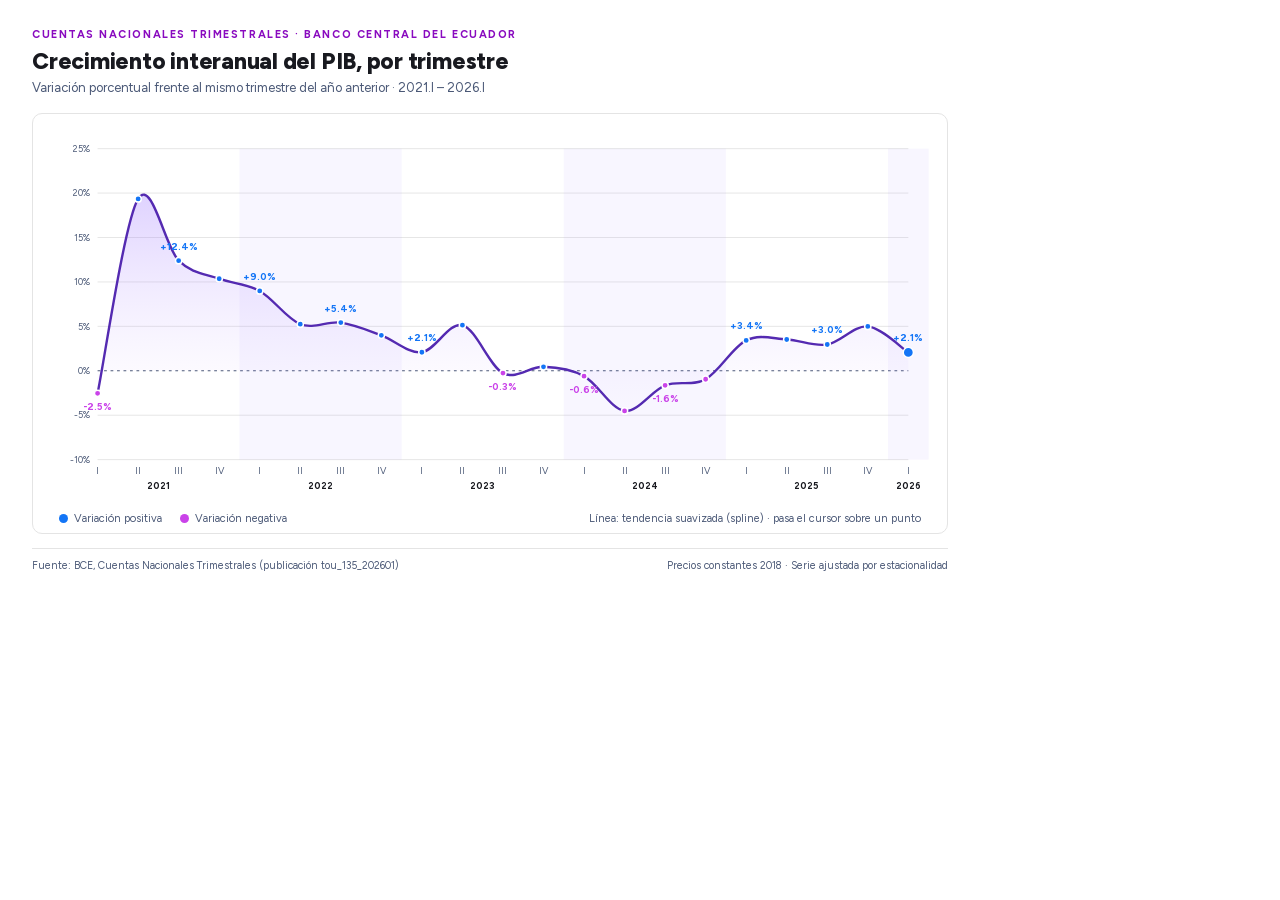
<file: assets/01_crecimiento_interanual.html>
<!DOCTYPE html>
<html lang="es">
<head>
<meta charset="UTF-8">
<title>Crecimiento interanual del PIB - Ecuador 2021-2026</title>
<link rel="stylesheet" href="fonts/figtree.css">
<style>
  :root{
    --ink:#18191f;
    --ink-soft:#4A5876;
    --paper:#FFFFFF;
    --line:#E4E4E4;
    --teal:#1375f6;
    --coral:#ca43e9;
  }
  *{box-sizing:border-box;}
  html,body{margin:0;padding:0;background:transparent;}
  body{
    font-family: "Figtree", system-ui, -apple-system, "Segoe UI", sans-serif;
    color:var(--ink);
    padding: 28px 32px 22px;
    width: auto;
    max-width: 980px;
  }
  .eyebrow{
    font-size:11px;
    letter-spacing:.14em;
    text-transform:uppercase;
    color:#890abf;
    font-weight:700;
    margin:0 0 6px;
  }
  h1{
    font-family: "Figtree", system-ui, -apple-system, "Segoe UI", sans-serif;
    letter-spacing:-0.01em;
    font-size:23px;
    line-height:1.25;
    margin:0 0 4px;
    color:var(--ink);
    font-weight:800;
  }
  .sub{
    font-size:13px;
    color:var(--ink-soft);
    margin:0 0 18px;
  }
  .chart-wrap{
    position:relative;
    background:#fff;
    border:1px solid var(--line);
    border-radius:10px;
    padding:18px 22px 8px;
  }
  svg{display:block;width:100%;height:auto;overflow:visible;}
  .gridline{stroke:var(--line);stroke-width:1;}
  .zero-line{stroke:var(--ink-soft);stroke-width:1.1;stroke-dasharray:3 4;}
  .area-fill{fill:url(#areaGrad);}
  .line-path{
    fill:none;
    stroke:#542ab1;
    stroke-width:2.6;
    stroke-linecap:round;
    stroke-linejoin:round;
  }
  .dot{stroke:#fff;stroke-width:1.6;cursor:pointer;transition:r .12s ease;}
  .dot-pos{fill:var(--teal);}
  .dot-neg{fill:var(--coral);}
  .hit{fill:transparent;cursor:pointer;}
  .val-label{
    font-size:10.5px;
    font-weight:700;
    font-family: "Figtree", system-ui, -apple-system, "Segoe UI", sans-serif;
  }
  .val-pos{fill:var(--teal);}
  .val-neg{fill:var(--coral);}
  .xtick{font-size:10px;fill:var(--ink-soft);text-anchor:middle;}
  .ytick{font-size:10px;fill:var(--ink-soft);text-anchor:end;}
  .year-band{fill:#8d61ff; opacity:0.06;}
  .v-guide{stroke:var(--ink-soft);stroke-width:1;opacity:0;pointer-events:none;}
  .legend{
    display:flex;
    gap:18px;
    align-items:center;
    margin-top:10px;
    padding: 0 4px;
    font-size:11px;
    color:var(--ink-soft);
  }
  .legend-item{display:flex;align-items:center;gap:6px;}
  .swatch{width:9px;height:9px;border-radius:50%;display:inline-block;}
  .footer{
    display:flex;
    justify-content:space-between;
    margin-top:14px;
    font-size:10.5px;
    color:var(--ink-soft);
    border-top:1px solid var(--line);
    padding-top:10px;
  }
  .tooltip{
    position:absolute;
    pointer-events:none;
    background:#18191f;
    color:#fff;
    padding:7px 11px;
    border-radius:7px;
    font-size:12px;
    line-height:1.4;
    white-space:nowrap;
    opacity:0;
    transform:translate(-50%,-100%);
    transition:opacity .1s ease;
    z-index:10;
    box-shadow:0 4px 14px rgba(0,0,0,.18);
  }
  .tooltip .t-period{font-weight:700; font-size:11px; opacity:.75; text-transform:uppercase; letter-spacing:.04em;}
  .tooltip .t-val{font-size:15px; font-weight:700; font-family:inherit;}
</style>
<style>
@media (max-width:640px){
  body{padding:14px 10px 12px;}
  h1{font-size:18px;}
  .eyebrow{font-size:9.5px;letter-spacing:.08em;}
  .sub{font-size:11.5px;margin-bottom:12px;}
  .chart-wrap{padding:10px 6px 4px;}
  .legend{flex-wrap:wrap;gap:6px 14px;font-size:10px;}
  .legend-item[style*="margin-left:auto"]{margin-left:0 !important;}
  .footer{flex-direction:column;gap:4px;font-size:10px;}
}
</style>
</head>
<body>

  <p class="eyebrow">Cuentas Nacionales Trimestrales · Banco Central del Ecuador</p>
  <h1>Crecimiento interanual del PIB, por trimestre</h1>
  <p class="sub">Variación porcentual frente al mismo trimestre del año anterior · 2021.I – 2026.I</p>

  <div class="chart-wrap" id="chartWrap">
    <svg viewBox="0 0 940 400" xmlns="http://www.w3.org/2000/svg">
      <defs>
        <linearGradient id="areaGrad" x1="0" y1="0" x2="0" y2="1">
          <stop offset="0%" stop-color="#8d61ff" stop-opacity="0.28"/>
          <stop offset="100%" stop-color="#cdb0ff" stop-opacity="0"/>
        </linearGradient>
      </defs>
      <g id="plot"></g>
    </svg>
    <div class="tooltip" id="tooltip"></div>

    <div class="legend">
      <div class="legend-item"><span class="swatch" style="background:#1375f6"></span> Variación positiva</div>
      <div class="legend-item"><span class="swatch" style="background:#ca43e9"></span> Variación negativa</div>
      <div class="legend-item" style="margin-left:auto;">Línea: tendencia suavizada (spline) · pasa el cursor sobre un punto</div>
    </div>
  </div>

  <div class="footer">
    <span>Fuente: BCE, Cuentas Nacionales Trimestrales (publicación tou_135_202601)</span>
    <span>Precios constantes 2018 · Serie ajustada por estacionalidad</span>
  </div>

<script>
const data = [
["2021.I", -2.5398645859892377],["2021.II", 19.346945384136326],["2021.III", 12.395984742422872],["2021.IV", 10.360979300555773],
["2022.I", 8.983731520121484],["2022.II", 5.246491105474793],["2022.III", 5.420167929952191],["2022.IV", 3.986561868857086],
["2023.I", 2.088911180976316],["2023.II", 5.128180699086182],["2023.III", -0.2620389874608442],["2023.IV", 0.4469130543548028],
["2024.I", -0.6015483073715244],["2024.II", -4.5130602577225565],["2024.III", -1.640985214963342],["2024.IV", -0.9502785870602937],
["2025.I", 3.420330170377195],["2025.II", 3.5219972288117463],["2025.III", 2.9592500031820235],["2025.IV", 4.99399649415786],
["2026.I", 2.0639903117922964]
];

const W = 940, H = 400;
const padL = 46, padR = 18, padT = 18, padB = 46;
const plotW = W - padL - padR;
const plotH = H - padT - padB;

const minV = Math.min(...data.map(d=>d[1]));
const maxV = Math.max(...data.map(d=>d[1]));
const yMin = Math.floor((minV-2)/5)*5;
const yMax = Math.ceil((maxV+2)/5)*5;

function xPos(i){ return padL + (i/(data.length-1)) * plotW; }
function yPos(v){ return padT + plotH - ((v - yMin)/(yMax-yMin)) * plotH; }

const svgns = "http://www.w3.org/2000/svg";
const plot = document.getElementById('plot');
const wrap = document.getElementById('chartWrap');
const tooltip = document.getElementById('tooltip');
const svgEl = wrap.querySelector('svg');

// gridlines
let gy = Math.ceil(yMin/5)*5;
for(; gy<=yMax; gy+=5){
  const y = yPos(gy);
  const line = document.createElementNS(svgns,'line');
  line.setAttribute('x1', padL); line.setAttribute('x2', W-padR);
  line.setAttribute('y1', y); line.setAttribute('y2', y);
  line.setAttribute('class', gy===0 ? 'zero-line' : 'gridline');
  plot.appendChild(line);

  const label = document.createElementNS(svgns,'text');
  label.setAttribute('x', padL-8); label.setAttribute('y', y+3.5);
  label.setAttribute('class','ytick');
  label.textContent = gy + '%';
  plot.appendChild(label);
}

// year bands
const years = [...new Set(data.map(d=>d[0].split('.')[0]))];
years.forEach((yr, idx)=>{
  if(idx % 2 === 1){
    const idxs = data.map((d,i)=>d[0].startsWith(yr)?i:null).filter(v=>v!==null);
    const x0 = xPos(Math.min(...idxs)) - (plotW/(data.length-1))/2;
    const x1 = xPos(Math.max(...idxs)) + (plotW/(data.length-1))/2;
    const rect = document.createElementNS(svgns,'rect');
    rect.setAttribute('x', x0); rect.setAttribute('y', padT);
    rect.setAttribute('width', x1-x0); rect.setAttribute('height', plotH);
    rect.setAttribute('class','year-band');
    plot.appendChild(rect);
  }
});

// x axis ticks
data.forEach((d,i)=>{
  const x = xPos(i);
  const tick = document.createElementNS(svgns,'text');
  tick.setAttribute('x', x); tick.setAttribute('y', H-padB+16);
  tick.setAttribute('class','xtick');
  const [yr,q] = d[0].split('.');
  tick.textContent = q;
  plot.appendChild(tick);
});
years.forEach(yr=>{
  const idxs = data.map((d,i)=>d[0].startsWith(yr)?i:null).filter(v=>v!==null);
  const xc = (xPos(Math.min(...idxs)) + xPos(Math.max(...idxs)))/2;
  const t = document.createElementNS(svgns,'text');
  t.setAttribute('x', xc); t.setAttribute('y', H-padB+32);
  t.setAttribute('class','xtick');
  t.setAttribute('style','font-weight:700; fill:#18191f;');
  t.textContent = yr;
  plot.appendChild(t);
});

// catmull-rom -> bezier smoothing
function smoothPath(pts){
  if(pts.length<3) return 'M'+pts.map(p=>p.join(',')).join('L');
  let d = `M ${pts[0][0]},${pts[0][1]}`;
  for(let i=0;i<pts.length-1;i++){
    const p0 = pts[i-1] || pts[i];
    const p1 = pts[i];
    const p2 = pts[i+1];
    const p3 = pts[i+2] || p2;
    const cp1x = p1[0] + (p2[0]-p0[0])/6;
    const cp1y = p1[1] + (p2[1]-p0[1])/6;
    const cp2x = p2[0] - (p3[0]-p1[0])/6;
    const cp2y = p2[1] - (p3[1]-p1[1])/6;
    d += ` C ${cp1x},${cp1y} ${cp2x},${cp2y} ${p2[0]},${p2[1]}`;
  }
  return d;
}

const points = data.map((d,i)=>[xPos(i), yPos(d[1])]);

// area fill
const zeroY = yPos(0);
let areaD = smoothPath(points);
areaD += ` L ${points[points.length-1][0]},${zeroY} L ${points[0][0]},${zeroY} Z`;
const area = document.createElementNS(svgns,'path');
area.setAttribute('d', areaD);
area.setAttribute('class','area-fill');
plot.appendChild(area);

// line
const line = document.createElementNS(svgns,'path');
line.setAttribute('d', smoothPath(points));
line.setAttribute('class','line-path');
plot.appendChild(line);

// vertical guide line (shown on hover)
const vGuide = document.createElementNS(svgns,'line');
vGuide.setAttribute('y1', padT); vGuide.setAttribute('y2', H-padB);
vGuide.setAttribute('class','v-guide');
plot.appendChild(vGuide);

function showTooltip(i){
  const [x,y] = points[i];
  const d = data[i];
  vGuide.setAttribute('x1', x); vGuide.setAttribute('x2', x);
  vGuide.setAttribute('opacity', 1);

  const svgRect = svgEl.getBoundingClientRect();
  const scale = svgRect.width / W;
  const wrapRect = wrap.getBoundingClientRect();
  const px = svgRect.left - wrapRect.left + x*scale;
  const py = svgRect.top - wrapRect.top + y*scale;

  tooltip.innerHTML = `<div class="t-period">${d[0]}</div><div class="t-val" style="color:${d[1]>=0?'#cdb0ff':'#cd7fff'}">${d[1]>=0?'+':''}${d[1].toFixed(1)}%</div>`;
  tooltip.style.left = px + 'px';
  tooltip.style.top = (py-12) + 'px';
  tooltip.style.opacity = 1;

  document.querySelectorAll('.dot').forEach((dot,j)=>{
    dot.setAttribute('r', j===i ? 7 : (j===data.length-1?5.5:3.4));
  });
}
function hideTooltip(){
  vGuide.setAttribute('opacity', 0);
  tooltip.style.opacity = 0;
  document.querySelectorAll('.dot').forEach((dot,j)=>{
    dot.setAttribute('r', j===data.length-1?5.5:3.4);
  });
}

// dots + labels + hit areas
data.forEach((d,i)=>{
  const [x,y] = points[i];
  const isLast = i === data.length-1;

  const dot = document.createElementNS(svgns,'circle');
  dot.setAttribute('cx', x); dot.setAttribute('cy', y);
  dot.setAttribute('r', isLast ? 5.5 : 3.4);
  dot.setAttribute('class', 'dot ' + (d[1]>=0 ? 'dot-pos' : 'dot-neg'));
  plot.appendChild(dot);

  const showLabel = isLast || i===0 || i % 2 === 0;
  if(showLabel){
    const lbl = document.createElementNS(svgns,'text');
    lbl.setAttribute('x', x);
    lbl.setAttribute('y', d[1]>=0 ? y-12 : y+18);
    lbl.setAttribute('text-anchor','middle');
    lbl.setAttribute('class','val-label ' + (d[1]>=0 ? 'val-pos' : 'val-neg'));
    lbl.textContent = (d[1]>=0?'+':'') + d[1].toFixed(1) + '%';
    plot.appendChild(lbl);
  }

  // larger invisible hit target for easier hover
  const hit = document.createElementNS(svgns,'circle');
  hit.setAttribute('cx', x); hit.setAttribute('cy', y);
  hit.setAttribute('r', 14);
  hit.setAttribute('class','hit');
  hit.addEventListener('mouseenter', ()=>showTooltip(i));
  hit.addEventListener('mouseleave', hideTooltip);
  plot.appendChild(hit);
});
</script>
<script>
// Tell the parent page how tall this chart is so the iframe can fit it.
function reportHeight(){
  parent.postMessage({ type: "chart-height", src: "01_crecimiento_interanual", height: document.body.offsetHeight }, "*");
}
window.addEventListener("load", reportHeight);
window.addEventListener("resize", reportHeight);
</script>
<style id="anim">
.line-path{stroke-dasharray:1;stroke-dashoffset:1;animation:draw 1.8s cubic-bezier(.4,0,.2,1) both paused;}
.area-fill{opacity:0;animation:fadeIn 1s ease 1.1s both paused;}
.dot{transform-box:fill-box;transform-origin:center;animation:pop .45s cubic-bezier(.3,1.6,.5,1) both paused;}
.val-label{animation:fadeIn .5s ease both paused;}
body.play .line-path,body.play .area-fill,body.play .dot,body.play .val-label{animation-play-state:running;}
@keyframes draw{to{stroke-dashoffset:0}}
@keyframes fadeIn{from{opacity:0}to{opacity:1}}
@keyframes pop{from{transform:scale(0)}to{transform:scale(1)}}
@media (prefers-reduced-motion:reduce){.line-path,.area-fill,.dot,.val-label{animation:none;stroke-dashoffset:0;opacity:1}}
</style>
<script id="anim-js">
(function(){
  var line=document.querySelector('.line-path'); if(line) line.setAttribute('pathLength','1');
  var n=document.querySelectorAll('.dot').length;
  document.querySelectorAll('.dot').forEach(function(d,i){d.style.animationDelay=(0.15+i*(1.5/n))+'s';});
  document.querySelectorAll('.val-label').forEach(function(l,i){l.style.animationDelay=(0.4+i*0.14)+'s';});
  var go=function(){document.body.classList.add('play');};
  if('IntersectionObserver' in window){
    var io=new IntersectionObserver(function(es){if(es.some(function(e){return e.isIntersecting;})){go();io.disconnect();}},{threshold:0.3});
    io.observe(document.body);
  } else { go(); }
})();
</script>
</body>
</html>
</file>
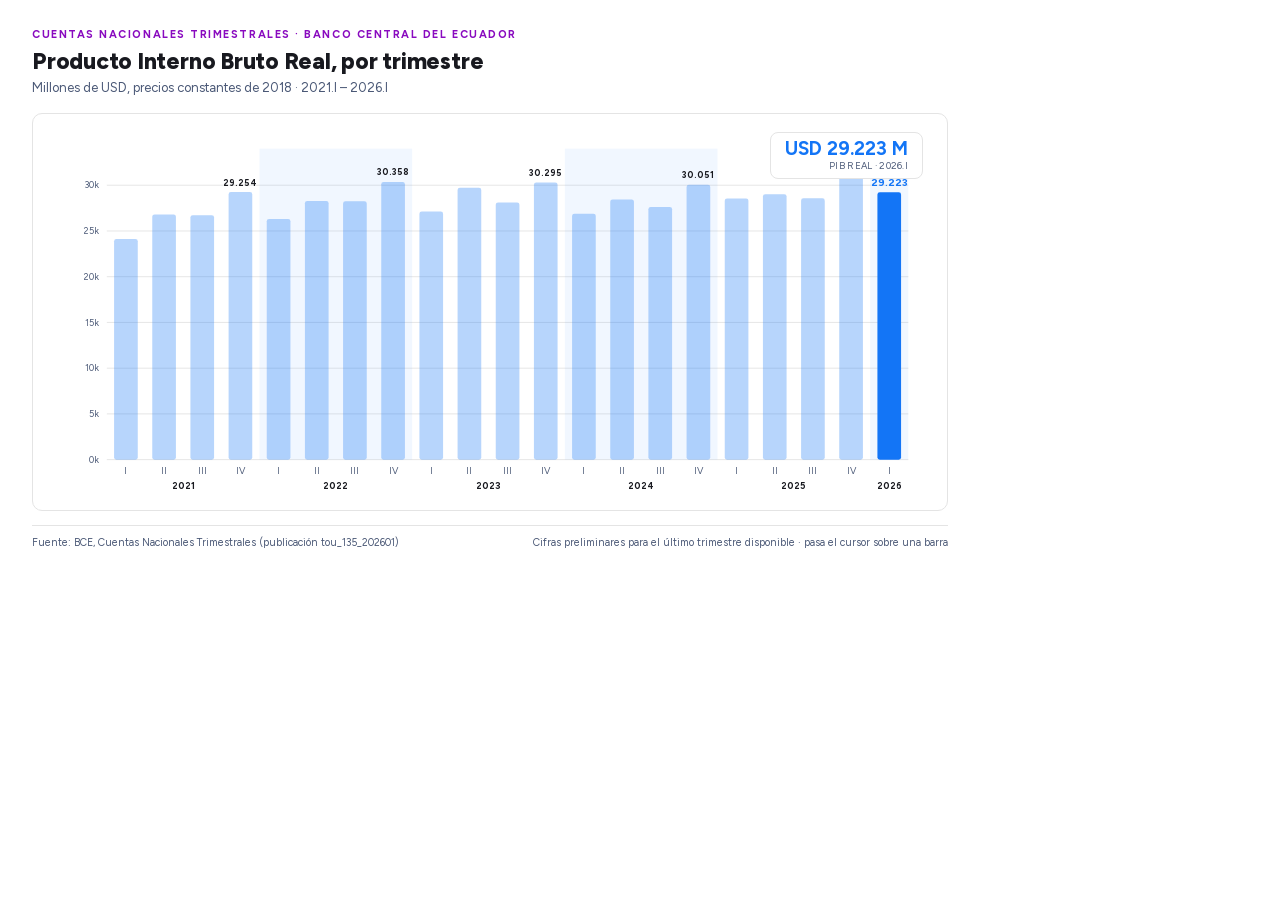
<file: assets/02_pib_real.html>
<!DOCTYPE html>
<html lang="es">
<head>
<meta charset="UTF-8">
<title>PIB Real - Ecuador 2021-2026</title>
<link rel="stylesheet" href="fonts/figtree.css">
<style>
  :root{
    --ink:#18191f;
    --ink-soft:#4A5876;
    --paper:#FFFFFF;
    --line:#E4E4E4;
    --teal:#1375f6;
    --teal-light:#1375f6;
  }
  *{box-sizing:border-box;}
  html,body{margin:0;padding:0;background:transparent;}
  body{
    font-family: "Figtree", system-ui, -apple-system, "Segoe UI", sans-serif;
    color:var(--ink);
    padding: 28px 32px 22px;
    width: auto;
    max-width: 980px;
  }
  .eyebrow{
    font-size:11px;
    letter-spacing:.14em;
    text-transform:uppercase;
    color:#890abf;
    font-weight:700;
    margin:0 0 6px;
  }
  h1{
    font-family: "Figtree", system-ui, -apple-system, "Segoe UI", sans-serif;
    letter-spacing:-0.01em;
    font-size:23px;
    line-height:1.25;
    margin:0 0 4px;
    color:var(--ink);
    font-weight:800;
  }
  .sub{
    font-size:13px;
    color:var(--ink-soft);
    margin:0 0 18px;
  }
  .chart-wrap{
    position:relative;
    background:#fff;
    border:1px solid var(--line);
    border-radius:10px;
    padding:18px 22px 8px;
  }
  svg{display:block;width:100%;height:auto;overflow:visible;}
  .gridline{stroke:var(--line);stroke-width:1;}
  .bar{fill-opacity:.3;fill:var(--teal-light);transition:fill .12s ease;cursor:pointer;}
  .bar.latest{fill-opacity:1;fill:var(--teal);}
  .bar.hovered{fill-opacity:1;fill:var(--teal);}
  .val-label{
    font-size:9.6px;
    font-weight:700;
    fill:var(--ink);
    text-anchor:middle;
  }
  .val-label.latest{fill:var(--teal); font-size:11px;}
  .xtick{font-size:10px;fill:var(--ink-soft);text-anchor:middle;}
  .ytick{font-size:10px;fill:var(--ink-soft);text-anchor:end;}
  .year-band{fill:#1375f6; opacity:0.06;}
  .footer{
    display:flex;
    justify-content:space-between;
    margin-top:14px;
    font-size:10.5px;
    color:var(--ink-soft);
    border-top:1px solid var(--line);
    padding-top:10px;
  }
  .callout{
    position:absolute;
    top:18px; right:24px;
    text-align:right;
    background:#fff;
    padding:6px 14px 7px;
    border-radius:8px;
    border:1px solid var(--line);
  }
  .callout .big{
    font-family: inherit;
    font-size:19px;
    font-weight:700;
    color:var(--teal);
    line-height:1.1;
  }
  .callout .small{
    font-size:9.5px;
    color:var(--ink-soft);
    letter-spacing:.03em;
    text-transform:uppercase;
  }
  .tooltip{
    position:absolute;
    pointer-events:none;
    background:#18191f;
    color:#fff;
    padding:7px 11px;
    border-radius:7px;
    font-size:12px;
    line-height:1.4;
    white-space:nowrap;
    opacity:0;
    transform:translate(-50%,-100%);
    transition:opacity .1s ease;
    z-index:10;
    box-shadow:0 4px 14px rgba(0,0,0,.18);
  }
  .tooltip .t-period{font-weight:700; font-size:11px; opacity:.75; text-transform:uppercase; letter-spacing:.04em;}
  .tooltip .t-val{font-size:15px; font-weight:700; font-family:inherit; color:#cdb0ff;}
</style>
<style>
@media (max-width:640px){
  body{padding:14px 10px 12px;}
  h1{font-size:18px;}
  .eyebrow{font-size:9.5px;letter-spacing:.08em;white-space:nowrap;}
  .sub{font-size:11.5px;margin-bottom:12px;}
  .chart-wrap{padding:10px 6px 4px;}
  .legend{flex-wrap:wrap;gap:6px 14px;font-size:10px;}
  .legend-item[style*="margin-left:auto"]{margin-left:0 !important;}
  .footer{flex-direction:column;gap:4px;}
}
</style>
</head>
<body>

  <p class="eyebrow">Cuentas Nacionales Trimestrales · Banco Central del Ecuador</p>
  <h1>Producto Interno Bruto Real, por trimestre</h1>
  <p class="sub">Millones de USD, precios constantes de 2018 · 2021.I – 2026.I</p>

  <div class="chart-wrap" id="chartWrap">
    <div class="callout">
      <div class="big">USD 29.223 M</div>
      <div class="small">PIB Real · 2026.I</div>
    </div>
    <svg viewBox="0 0 940 400" xmlns="http://www.w3.org/2000/svg">
      <g id="plot"></g>
    </svg>
    <div class="tooltip" id="tooltip"></div>
  </div>

  <div class="footer">
    <span>Fuente: BCE, Cuentas Nacionales Trimestrales (publicación tou_135_202601)</span>
    <span>Cifras preliminares para el último trimestre disponible · pasa el cursor sobre una barra</span>
  </div>

<script>
const data = [
["2021.I", 24125743.914842036],["2021.II", 26797790.501809847],["2021.III", 26731371.36991737],["2021.IV", 29254405.500162046],
["2022.I", 26310421.885387145],["2022.II", 28276975.511230066],["2022.III", 28237634.82835173],["2022.IV", 30358170.2436367],
["2023.I", 27118361.453154884],["2023.II", 29731733.10759325],["2023.III", 28112296.86829789],["2023.IV", 30295278.734757707],
["2024.I", 26894895.482129015],["2024.II", 28444229.701439098],["2024.III", 27626452.97416681],["2024.IV", 30051378.941721953],
["2025.I", 28561563.775924522],["2025.II", 29021273.074739296],["2025.III", 28570991.373168938],["2025.IV", 31074082.57618738],
["2026.I", 29223055.844216045]
];

const W = 940, H = 400;
const padL = 56, padR = 18, padT = 18, padB = 46;
const plotW = W - padL - padR;
const plotH = H - padT - padB;

const maxV = Math.max(...data.map(d=>d[1]/1000));
const yMin = 0;
const yMax = Math.ceil((maxV+1500)/2000)*2000;

function xCenter(i){
  const slot = plotW/data.length;
  return padL + slot*i + slot/2;
}
function yPos(v){ return padT + plotH - ((v - yMin)/(yMax-yMin)) * plotH; }

const svgns = "http://www.w3.org/2000/svg";
const plot = document.getElementById('plot');
const wrap = document.getElementById('chartWrap');
const tooltip = document.getElementById('tooltip');
const svgEl = wrap.querySelector('svg');

// gridlines
let gy = 0;
for(; gy<=yMax; gy+=5000){
  const y = yPos(gy);
  const line = document.createElementNS(svgns,'line');
  line.setAttribute('x1', padL); line.setAttribute('x2', W-padR);
  line.setAttribute('y1', y); line.setAttribute('y2', y);
  line.setAttribute('class', 'gridline');
  plot.appendChild(line);

  const label = document.createElementNS(svgns,'text');
  label.setAttribute('x', padL-8); label.setAttribute('y', y+3.5);
  label.setAttribute('class','ytick');
  label.textContent = (gy/1000).toLocaleString('es-EC') + 'k';
  plot.appendChild(label);
}

// year bands
const years = [...new Set(data.map(d=>d[0].split('.')[0]))];
years.forEach((yr, idx)=>{
  if(idx % 2 === 1){
    const idxs = data.map((d,i)=>d[0].startsWith(yr)?i:null).filter(v=>v!==null);
    const slot = plotW/data.length;
    const x0 = padL + slot*Math.min(...idxs);
    const x1 = padL + slot*(Math.max(...idxs)+1);
    const rect = document.createElementNS(svgns,'rect');
    rect.setAttribute('x', x0); rect.setAttribute('y', padT);
    rect.setAttribute('width', x1-x0); rect.setAttribute('height', plotH);
    rect.setAttribute('class','year-band');
    plot.appendChild(rect);
  }
});

function showTooltip(i, barEl){
  const d = data[i];
  const xc = xCenter(i);
  const y = yPos(d[1]/1000);

  const svgRect = svgEl.getBoundingClientRect();
  const scale = svgRect.width / W;
  const wrapRect = wrap.getBoundingClientRect();
  const px = svgRect.left - wrapRect.left + xc*scale;
  const py = svgRect.top - wrapRect.top + y*scale;

  tooltip.innerHTML = `<div class="t-period">${d[0]}</div><div class="t-val">USD ${Math.round(d[1]/1000).toLocaleString('es-EC')} M</div>`;
  tooltip.style.left = px + 'px';
  tooltip.style.top = (py-10) + 'px';
  tooltip.style.opacity = 1;
  barEl.classList.add('hovered');
}
function hideTooltip(barEl){
  tooltip.style.opacity = 0;
  barEl.classList.remove('hovered');
}

// bars
const slot = plotW/data.length;
const barW = slot*0.62;
data.forEach((d,i)=>{
  const isLast = i === data.length-1;
  const xc = xCenter(i);
  const v = d[1]/1000;
  const y = yPos(v);
  const bar = document.createElementNS(svgns,'rect');
  bar.setAttribute('x', xc-barW/2);
  bar.setAttribute('y', y);
  bar.setAttribute('width', barW);
  bar.setAttribute('height', yPos(0)-y);
  bar.setAttribute('rx', 2.5);
  bar.setAttribute('class', 'bar' + (isLast?' latest':''));
  bar.addEventListener('mouseenter', ()=>showTooltip(i, bar));
  bar.addEventListener('mouseleave', ()=>hideTooltip(bar));
  plot.appendChild(bar);

  if(isLast || i % 4 === 3){
    const lbl = document.createElementNS(svgns,'text');
    lbl.setAttribute('x', xc);
    lbl.setAttribute('y', y-7);
    lbl.setAttribute('class','val-label' + (isLast?' latest':''));
    lbl.textContent = Math.round(v).toLocaleString('es-EC');
    plot.appendChild(lbl);
  }

  const tick = document.createElementNS(svgns,'text');
  tick.setAttribute('x', xc); tick.setAttribute('y', H-padB+16);
  tick.setAttribute('class','xtick');
  const [yr,q] = d[0].split('.');
  tick.textContent = q;
  plot.appendChild(tick);
});

years.forEach(yr=>{
  const idxs = data.map((d,i)=>d[0].startsWith(yr)?i:null).filter(v=>v!==null);
  const xc = (xCenter(Math.min(...idxs)) + xCenter(Math.max(...idxs)))/2;
  const t = document.createElementNS(svgns,'text');
  t.setAttribute('x', xc); t.setAttribute('y', H-padB+32);
  t.setAttribute('class','xtick');
  t.setAttribute('style','font-weight:700; fill:#18191f;');
  t.textContent = yr;
  plot.appendChild(t);
});
</script>
<script>
function reportHeight(){
  parent.postMessage({ type: "chart-height", src: "02_pib_real", height: document.body.offsetHeight }, "*");
}
window.addEventListener("load", reportHeight);
window.addEventListener("resize", reportHeight);
</script>
<style id="anim">
.bar{transform-box:fill-box;transform-origin:center bottom;animation:growBar .8s cubic-bezier(.2,.8,.2,1) both paused;}
.val-label{animation:fadeIn .5s ease both paused;}
body.play .bar,body.play .val-label{animation-play-state:running;}
@keyframes growBar{from{transform:scaleY(0)}to{transform:scaleY(1)}}
@keyframes fadeIn{from{opacity:0}to{opacity:1}}
@media (prefers-reduced-motion:reduce){.bar,.val-label{animation:none}}
</style>
<script id="anim-js">
(function(){
  document.querySelectorAll('.bar').forEach(function(b,i){b.style.animationDelay=(i*45)+'ms';});
  var n=document.querySelectorAll('.bar').length;
  document.querySelectorAll('.val-label').forEach(function(l,i){l.style.animationDelay=(0.5+i*0.09)+'s';});
  var go=function(){document.body.classList.add('play');};
  if('IntersectionObserver' in window){
    var io=new IntersectionObserver(function(es){if(es.some(function(e){return e.isIntersecting;})){go();io.disconnect();}},{threshold:0.3});
    io.observe(document.body);
  } else { go(); }
})();
</script>
</body>
</html>
</file>
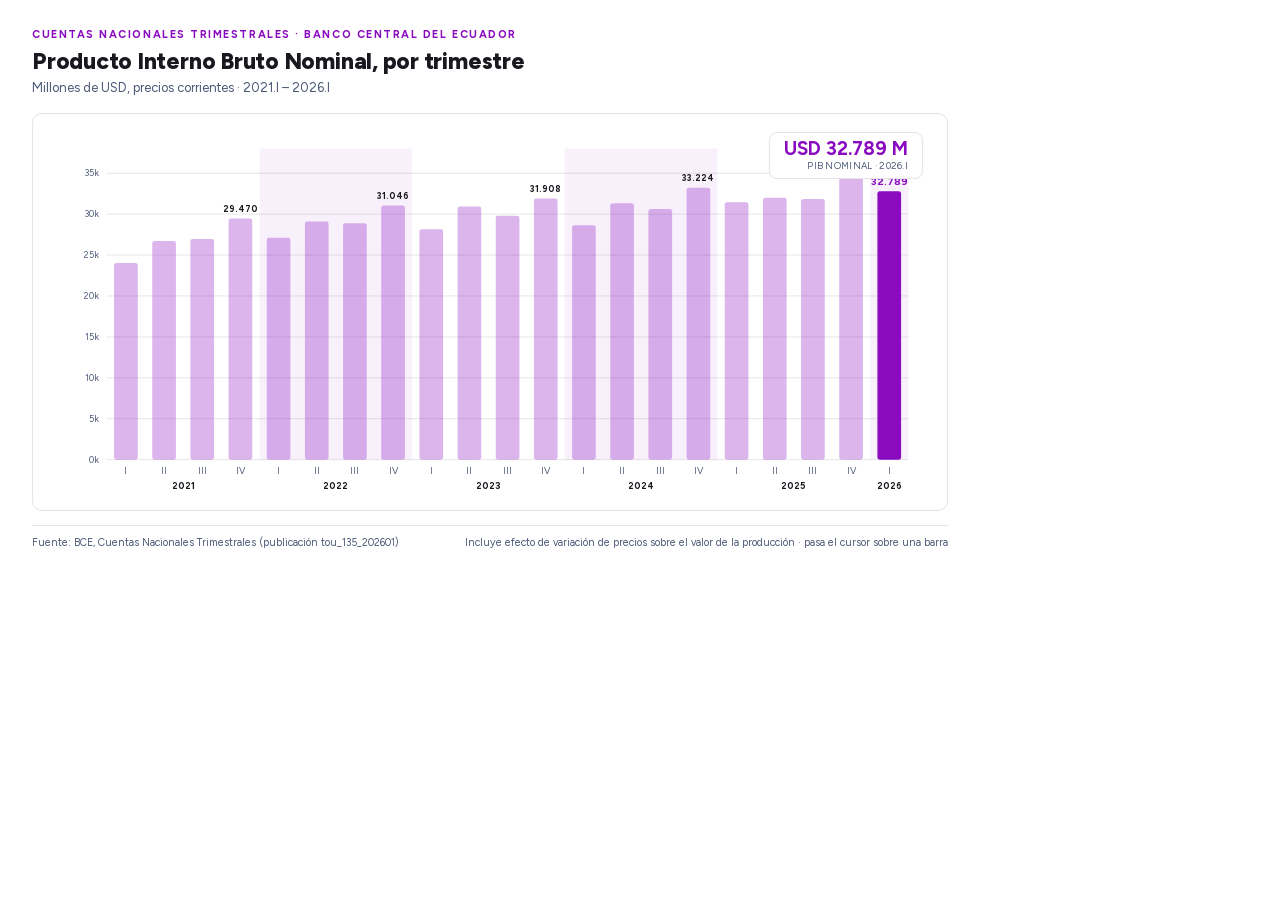
<file: assets/03_pib_nominal.html>
<!DOCTYPE html>
<html lang="es">
<head>
<meta charset="UTF-8">
<title>PIB Nominal - Ecuador 2021-2026</title>
<link rel="stylesheet" href="fonts/figtree.css">
<style>
  :root{
    --ink:#18191f;
    --ink-soft:#4A5876;
    --paper:#FFFFFF;
    --line:#E4E4E4;
    --navy:#890abf;
    --navy-light:#890abf;
  }
  *{box-sizing:border-box;}
  html,body{margin:0;padding:0;background:transparent;}
  body{
    font-family: "Figtree", system-ui, -apple-system, "Segoe UI", sans-serif;
    color:var(--ink);
    padding: 28px 32px 22px;
    width: auto;
    max-width: 980px;
  }
  .eyebrow{
    font-size:11px;
    letter-spacing:.14em;
    text-transform:uppercase;
    color:#890abf;
    font-weight:700;
    margin:0 0 6px;
  }
  h1{
    font-family: "Figtree", system-ui, -apple-system, "Segoe UI", sans-serif;
    letter-spacing:-0.01em;
    font-size:23px;
    line-height:1.25;
    margin:0 0 4px;
    color:var(--ink);
    font-weight:800;
  }
  .sub{
    font-size:13px;
    color:var(--ink-soft);
    margin:0 0 18px;
  }
  .chart-wrap{
    position:relative;
    background:#fff;
    border:1px solid var(--line);
    border-radius:10px;
    padding:18px 22px 8px;
  }
  svg{display:block;width:100%;height:auto;overflow:visible;}
  .gridline{stroke:var(--line);stroke-width:1;}
  .bar{fill-opacity:.3;fill:var(--navy-light);transition:fill .12s ease;cursor:pointer;}
  .bar.latest{fill-opacity:1;fill:var(--navy);}
  .bar.hovered{fill-opacity:1;fill:var(--navy);}
  .val-label{
    font-size:9.6px;
    font-weight:700;
    fill:var(--ink);
    text-anchor:middle;
  }
  .val-label.latest{fill:var(--navy); font-size:11px;}
  .xtick{font-size:10px;fill:var(--ink-soft);text-anchor:middle;}
  .ytick{font-size:10px;fill:var(--ink-soft);text-anchor:end;}
  .year-band{fill:#890abf; opacity:0.06;}
  .footer{
    display:flex;
    justify-content:space-between;
    margin-top:14px;
    font-size:10.5px;
    color:var(--ink-soft);
    border-top:1px solid var(--line);
    padding-top:10px;
  }
  .callout{
    position:absolute;
    top:18px; right:24px;
    text-align:right;
    background:#fff;
    padding:6px 14px 7px;
    border-radius:8px;
    border:1px solid var(--line);
  }
  .callout .big{
    font-family: inherit;
    font-size:19px;
    font-weight:700;
    color:var(--navy);
    line-height:1.1;
  }
  .callout .small{
    font-size:9.5px;
    color:var(--ink-soft);
    letter-spacing:.03em;
    text-transform:uppercase;
  }
  .tooltip{
    position:absolute;
    pointer-events:none;
    background:#18191f;
    color:#fff;
    padding:7px 11px;
    border-radius:7px;
    font-size:12px;
    line-height:1.4;
    white-space:nowrap;
    opacity:0;
    transform:translate(-50%,-100%);
    transition:opacity .1s ease;
    z-index:10;
    box-shadow:0 4px 14px rgba(0,0,0,.18);
  }
  .tooltip .t-period{font-weight:700; font-size:11px; opacity:.75; text-transform:uppercase; letter-spacing:.04em;}
  .tooltip .t-val{font-size:15px; font-weight:700; font-family:inherit; color:#c98aef;}
</style>
<style>
@media (max-width:640px){
  body{padding:14px 10px 12px;}
  h1{font-size:18px;}
  .eyebrow{font-size:9.5px;letter-spacing:.08em;white-space:nowrap;}
  .sub{font-size:11.5px;margin-bottom:12px;}
  .chart-wrap{padding:10px 6px 4px;}
  .legend{flex-wrap:wrap;gap:6px 14px;font-size:10px;}
  .legend-item[style*="margin-left:auto"]{margin-left:0 !important;}
  .footer{flex-direction:column;gap:4px;}
}
</style>
</head>
<body>

  <p class="eyebrow">Cuentas Nacionales Trimestrales · Banco Central del Ecuador</p>
  <h1>Producto Interno Bruto Nominal, por trimestre</h1>
  <p class="sub">Millones de USD, precios corrientes · 2021.I – 2026.I</p>

  <div class="chart-wrap" id="chartWrap">
    <div class="callout">
      <div class="big">USD 32.789 M</div>
      <div class="small">PIB Nominal · 2026.I</div>
    </div>
    <svg viewBox="0 0 940 400" xmlns="http://www.w3.org/2000/svg">
      <g id="plot"></g>
    </svg>
    <div class="tooltip" id="tooltip"></div>
  </div>

  <div class="footer">
    <span>Fuente: BCE, Cuentas Nacionales Trimestrales (publicación tou_135_202601)</span>
    <span>Incluye efecto de variación de precios sobre el valor de la producción · pasa el cursor sobre una barra</span>
  </div>

<script>
const data = [
["2021.I", 24034197.19312007],["2021.II", 26725732.93746375],["2021.III", 26949368.60651103],["2021.IV", 29469775.26291088],
["2022.I", 27113078.46904227],["2022.II", 29087771.60901906],["2022.III", 28886069.8831729],["2022.IV", 31046201.03876311],
["2023.I", 28150560.0670398],["2023.II", 30939672.87672016],["2023.III", 29794963.4242015],["2023.IV", 31907604.63204571],
["2024.I", 28634623.42441319],["2024.II", 31325749.5202263],["2024.III", 30618033.44133665],["2024.IV", 33223967.61402693],
["2025.I", 31460037.44400295],["2025.II", 32013137.45664695],["2025.III", 31849787.27687003],["2025.IV", 34997598.21436125],
["2026.I", 32788980.7674324]
];

const W = 940, H = 400;
const padL = 56, padR = 18, padT = 18, padB = 46;
const plotW = W - padL - padR;
const plotH = H - padT - padB;

const maxV = Math.max(...data.map(d=>d[1]/1000));
const yMin = 0;
const yMax = Math.ceil((maxV+1500)/2000)*2000;

function xCenter(i){
  const slot = plotW/data.length;
  return padL + slot*i + slot/2;
}
function yPos(v){ return padT + plotH - ((v - yMin)/(yMax-yMin)) * plotH; }

const svgns = "http://www.w3.org/2000/svg";
const plot = document.getElementById('plot');
const wrap = document.getElementById('chartWrap');
const tooltip = document.getElementById('tooltip');
const svgEl = wrap.querySelector('svg');

// gridlines
let gy = 0;
for(; gy<=yMax; gy+=5000){
  const y = yPos(gy);
  const line = document.createElementNS(svgns,'line');
  line.setAttribute('x1', padL); line.setAttribute('x2', W-padR);
  line.setAttribute('y1', y); line.setAttribute('y2', y);
  line.setAttribute('class', 'gridline');
  plot.appendChild(line);

  const label = document.createElementNS(svgns,'text');
  label.setAttribute('x', padL-8); label.setAttribute('y', y+3.5);
  label.setAttribute('class','ytick');
  label.textContent = (gy/1000).toLocaleString('es-EC') + 'k';
  plot.appendChild(label);
}

// year bands
const years = [...new Set(data.map(d=>d[0].split('.')[0]))];
years.forEach((yr, idx)=>{
  if(idx % 2 === 1){
    const idxs = data.map((d,i)=>d[0].startsWith(yr)?i:null).filter(v=>v!==null);
    const slot = plotW/data.length;
    const x0 = padL + slot*Math.min(...idxs);
    const x1 = padL + slot*(Math.max(...idxs)+1);
    const rect = document.createElementNS(svgns,'rect');
    rect.setAttribute('x', x0); rect.setAttribute('y', padT);
    rect.setAttribute('width', x1-x0); rect.setAttribute('height', plotH);
    rect.setAttribute('class','year-band');
    plot.appendChild(rect);
  }
});

function showTooltip(i, barEl){
  const d = data[i];
  const xc = xCenter(i);
  const y = yPos(d[1]/1000);

  const svgRect = svgEl.getBoundingClientRect();
  const scale = svgRect.width / W;
  const wrapRect = wrap.getBoundingClientRect();
  const px = svgRect.left - wrapRect.left + xc*scale;
  const py = svgRect.top - wrapRect.top + y*scale;

  tooltip.innerHTML = `<div class="t-period">${d[0]}</div><div class="t-val">USD ${Math.round(d[1]/1000).toLocaleString('es-EC')} M</div>`;
  tooltip.style.left = px + 'px';
  tooltip.style.top = (py-10) + 'px';
  tooltip.style.opacity = 1;
  barEl.classList.add('hovered');
}
function hideTooltip(barEl){
  tooltip.style.opacity = 0;
  barEl.classList.remove('hovered');
}

// bars
const slot = plotW/data.length;
const barW = slot*0.62;
data.forEach((d,i)=>{
  const isLast = i === data.length-1;
  const xc = xCenter(i);
  const v = d[1]/1000;
  const y = yPos(v);
  const bar = document.createElementNS(svgns,'rect');
  bar.setAttribute('x', xc-barW/2);
  bar.setAttribute('y', y);
  bar.setAttribute('width', barW);
  bar.setAttribute('height', yPos(0)-y);
  bar.setAttribute('rx', 2.5);
  bar.setAttribute('class', 'bar' + (isLast?' latest':''));
  bar.addEventListener('mouseenter', ()=>showTooltip(i, bar));
  bar.addEventListener('mouseleave', ()=>hideTooltip(bar));
  plot.appendChild(bar);

  if(isLast || i % 4 === 3){
    const lbl = document.createElementNS(svgns,'text');
    lbl.setAttribute('x', xc);
    lbl.setAttribute('y', y-7);
    lbl.setAttribute('class','val-label' + (isLast?' latest':''));
    lbl.textContent = Math.round(v).toLocaleString('es-EC');
    plot.appendChild(lbl);
  }

  const tick = document.createElementNS(svgns,'text');
  tick.setAttribute('x', xc); tick.setAttribute('y', H-padB+16);
  tick.setAttribute('class','xtick');
  const [yr,q] = d[0].split('.');
  tick.textContent = q;
  plot.appendChild(tick);
});

years.forEach(yr=>{
  const idxs = data.map((d,i)=>d[0].startsWith(yr)?i:null).filter(v=>v!==null);
  const xc = (xCenter(Math.min(...idxs)) + xCenter(Math.max(...idxs)))/2;
  const t = document.createElementNS(svgns,'text');
  t.setAttribute('x', xc); t.setAttribute('y', H-padB+32);
  t.setAttribute('class','xtick');
  t.setAttribute('style','font-weight:700; fill:#18191f;');
  t.textContent = yr;
  plot.appendChild(t);
});
</script>
<script>
function reportHeight(){
  parent.postMessage({ type: "chart-height", src: "03_pib_nominal", height: document.body.offsetHeight }, "*");
}
window.addEventListener("load", reportHeight);
window.addEventListener("resize", reportHeight);
</script>
<style id="anim">
.bar{transform-box:fill-box;transform-origin:center bottom;animation:growBar .8s cubic-bezier(.2,.8,.2,1) both paused;}
.val-label{animation:fadeIn .5s ease both paused;}
body.play .bar,body.play .val-label{animation-play-state:running;}
@keyframes growBar{from{transform:scaleY(0)}to{transform:scaleY(1)}}
@keyframes fadeIn{from{opacity:0}to{opacity:1}}
@media (prefers-reduced-motion:reduce){.bar,.val-label{animation:none}}
</style>
<script id="anim-js">
(function(){
  document.querySelectorAll('.bar').forEach(function(b,i){b.style.animationDelay=(i*45)+'ms';});
  var n=document.querySelectorAll('.bar').length;
  document.querySelectorAll('.val-label').forEach(function(l,i){l.style.animationDelay=(0.5+i*0.09)+'s';});
  var go=function(){document.body.classList.add('play');};
  if('IntersectionObserver' in window){
    var io=new IntersectionObserver(function(es){if(es.some(function(e){return e.isIntersecting;})){go();io.disconnect();}},{threshold:0.3});
    io.observe(document.body);
  } else { go(); }
})();
</script>
</body>
</html>
</file>
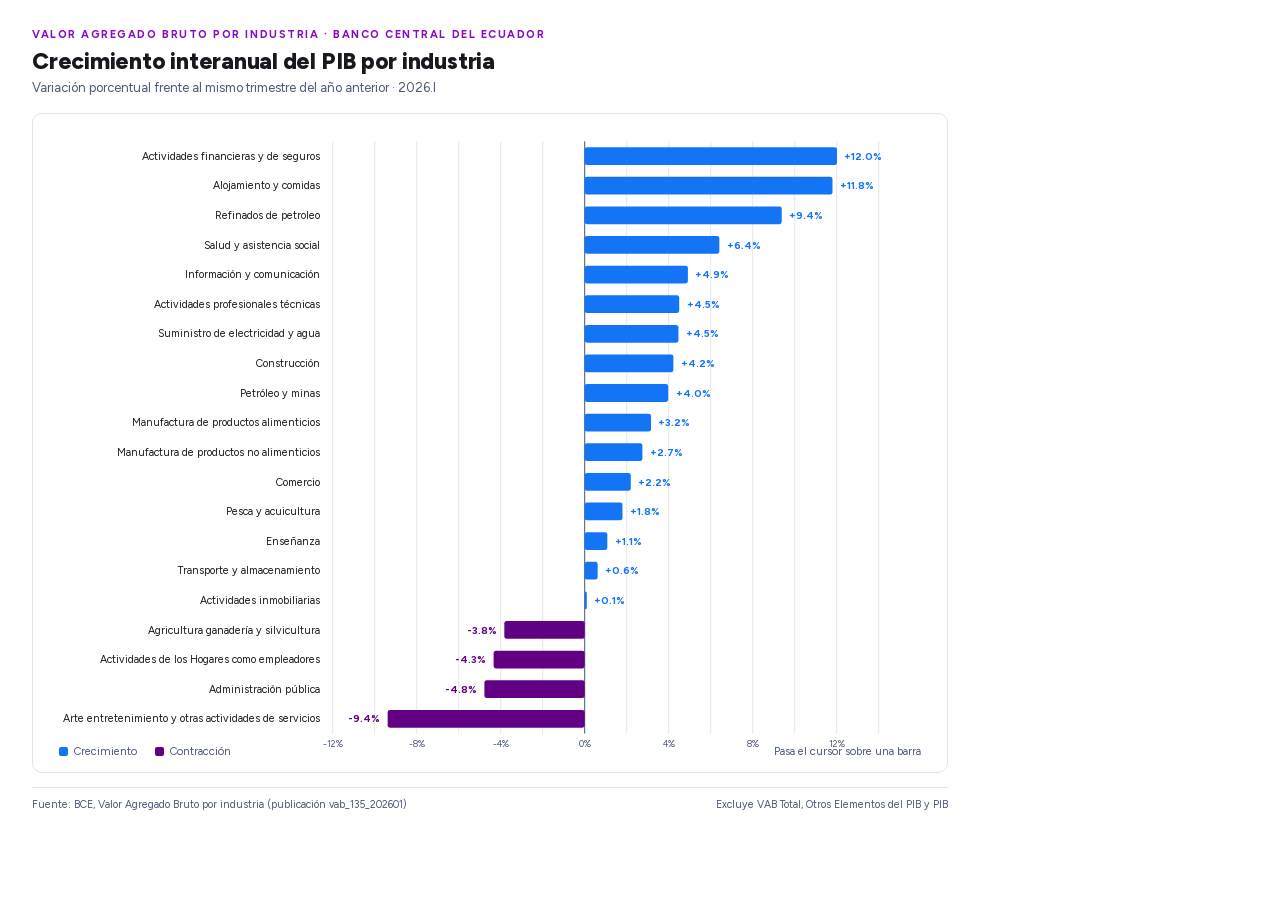
<file: assets/04_industrias.html>
<!DOCTYPE html>
<html lang="es">
<head>
<meta charset="UTF-8">
<title>Crecimiento por industria - Ecuador 2026.I</title>
<link rel="stylesheet" href="fonts/figtree.css">
<style>
  :root{
    --ink:#18191f;
    --ink-soft:#4A5876;
    --paper:#FFFFFF;
    --line:#E4E4E4;
    --purple:#1375f6;
    --coral:#620083;
  }
  *{box-sizing:border-box;}
  html,body{margin:0;padding:0;background:transparent;}
  body{
    font-family: "Figtree", system-ui, -apple-system, "Segoe UI", sans-serif;
    color:var(--ink);
    padding: 28px 32px 22px;
    width: auto;
    max-width: 980px;
  }
  .eyebrow{
    font-size:11px;
    letter-spacing:.14em;
    text-transform:uppercase;
    color:#890abf;
    font-weight:700;
    margin:0 0 6px;
  }
  h1{
    font-family: "Figtree", system-ui, -apple-system, "Segoe UI", sans-serif;
    letter-spacing:-0.01em;
    font-size:23px;
    line-height:1.25;
    margin:0 0 4px;
    color:var(--ink);
    font-weight:800;
  }
  .sub{
    font-size:13px;
    color:var(--ink-soft);
    margin:0 0 18px;
  }
  .chart-wrap{
    position:relative;
    background:#fff;
    border:1px solid var(--line);
    border-radius:10px;
    padding:18px 22px 14px;
  }
  svg{display:block;width:100%;height:auto;overflow:visible;}
  .gridline{stroke:var(--line);stroke-width:1;}
  .zero-line{stroke:var(--ink-soft);stroke-width:1.1;}
  .bar-pos{fill:var(--purple);cursor:pointer;transition:opacity .12s ease;}
  .bar-neg{fill:var(--coral);cursor:pointer;transition:opacity .12s ease;}
  .bar-pos.dim, .bar-neg.dim{opacity:.45;}
  .row-hit{fill:transparent;cursor:pointer;}
  .industry-label{
    font-size:11.5px;
    fill:var(--ink);
    text-anchor:end;
  }
  .val-label{
    font-size:11px;
    font-weight:700;
  }
  .val-pos{fill:var(--purple);}
  .val-neg{fill:var(--coral);}
  .footer{
    display:flex;
    justify-content:space-between;
    margin-top:14px;
    font-size:10.5px;
    color:var(--ink-soft);
    border-top:1px solid var(--line);
    padding-top:10px;
  }
  .legend{
    display:flex;
    gap:18px;
    align-items:center;
    margin-top:2px;
    padding: 0 4px;
    font-size:11px;
    color:var(--ink-soft);
  }
  .legend-item{display:flex;align-items:center;gap:6px;}
  .swatch{width:9px;height:9px;border-radius:2px;display:inline-block;}
  .tooltip{
    position:absolute;
    pointer-events:none;
    background:#18191f;
    color:#fff;
    padding:7px 11px;
    border-radius:7px;
    font-size:12px;
    line-height:1.4;
    white-space:nowrap;
    opacity:0;
    transform:translate(-50%,-100%);
    transition:opacity .1s ease;
    z-index:10;
    box-shadow:0 4px 14px rgba(0,0,0,.18);
    max-width:260px;
  }
  .tooltip .t-period{font-weight:700; font-size:10.5px; opacity:.8; white-space:normal;}
  .tooltip .t-val{font-size:15px; font-weight:700; font-family:inherit;}
</style>
<style>
@media (max-width:640px){
  body{padding:14px 10px 12px;}
  h1{font-size:18px;}
  .eyebrow{font-size:9.5px;letter-spacing:.08em;}
  .sub{font-size:11.5px;margin-bottom:12px;}
  .chart-wrap{padding:10px 6px 4px;}
  .legend{flex-wrap:wrap;gap:6px 14px;font-size:10px;}
  .legend-item[style*="margin-left:auto"]{margin-left:0 !important;}
  .footer{flex-direction:column;gap:4px;font-size:10px;}
}
</style>
</head>
<body>

  <p class="eyebrow">Valor Agregado Bruto por industria · Banco Central del Ecuador</p>
  <h1>Crecimiento interanual del PIB por industria</h1>
  <p class="sub">Variación porcentual frente al mismo trimestre del año anterior · 2026.I</p>

  <div class="chart-wrap" id="chartWrap">
    <svg id="svgChart" viewBox="0 0 940 660" xmlns="http://www.w3.org/2000/svg">
      <g id="plot"></g>
    </svg>
    <div class="tooltip" id="tooltip"></div>
    <div class="legend">
      <div class="legend-item"><span class="swatch" style="background:#1375f6"></span> Crecimiento</div>
      <div class="legend-item"><span class="swatch" style="background:#620083"></span> Contracción</div>
      <div class="legend-item" style="margin-left:auto;">Pasa el cursor sobre una barra</div>
    </div>
  </div>

  <div class="footer">
    <span>Fuente: BCE, Valor Agregado Bruto por industria (publicación vab_135_202601)</span>
    <span>Excluye VAB Total, Otros Elementos del PIB y PIB</span>
  </div>

<script>
const rawData = {
"Agricultura  ganadería y silvicultura": -3.8263225496385944,
"Pesca y acuicultura": 1.7993799474574024,
"Petróleo y minas": 3.9766291050041147,
"Manufactura de productos alimenticios": 3.1595340632313285,
"Manufactura de productos no alimenticios": 2.747546546466384,
"Refinados de petroleo": 9.381871770150507,
"Suministro de electricidad y agua": 4.464308291407759,
"Construcción": 4.222194595434692,
"Comercio": 2.19524468746759,
"Transporte y almacenamiento": 0.6171307450652641,
"Alojamiento y comidas": 11.798814672517022,
"Información y comunicación": 4.91486270081567,
"Actividades financieras y de seguros": 12.014702106993314,
"Actividades inmobiliarias": 0.10115829220276318,
"Actividades profesionales  técnicas": 4.500717137003707,
"Administración pública": -4.774794973391694,
"Enseñanza": 1.0780782954499246,
"Salud y asistencia social": 6.412264296943171,
"Arte  entretenimiento y otras actividades de servicios": -9.381090753080612,
"Actividades de los Hogares como empleadores": -4.337318690243808
};

const labelFix = (s)=> s.replace(/\\s+/g,' ').trim();

let data = Object.entries(rawData).map(([k,v])=>[labelFix(k), v]);
data.sort((a,b)=> b[1]-a[1]);

const W = 940, H = 660;
const padL = 300, padR = 50, padT = 10, padB = 10;
const plotW = W - padL - padR;
const plotH = H - padT - padB;
const rowH = plotH / data.length;
const barThickness = rowH * 0.6;

const minV = Math.min(...data.map(d=>d[1]));
const maxV = Math.max(...data.map(d=>d[1]));
const xMin = Math.floor((minV-1)/2)*2;
const xMax = Math.ceil((maxV+1)/2)*2;

function xPos(v){ return padL + ((v - xMin)/(xMax-xMin)) * plotW; }
function yCenter(i){ return padT + rowH*i + rowH/2; }

const svgns = "http://www.w3.org/2000/svg";
const plot = document.getElementById('plot');
const wrap = document.getElementById('chartWrap');
const tooltip = document.getElementById('tooltip');
const svgEl = wrap.querySelector('svg');

// vertical gridlines
let gx = Math.ceil(xMin/2)*2;
for(; gx<=xMax; gx+=2){
  const x = xPos(gx);
  const line = document.createElementNS(svgns,'line');
  line.setAttribute('x1', x); line.setAttribute('x2', x);
  line.setAttribute('y1', padT); line.setAttribute('y2', H-padB);
  line.setAttribute('class', gx===0 ? 'zero-line' : 'gridline');
  plot.appendChild(line);

  if(gx % 4 === 0){
    const label = document.createElementNS(svgns,'text');
    label.setAttribute('x', x); label.setAttribute('y', H-padB+14);
    label.setAttribute('text-anchor','middle');
    label.setAttribute('style','font-size:10px; fill:#4A5876;');
    label.textContent = gx + '%';
    plot.appendChild(label);
  }
}

const zeroX = xPos(0);

function showTooltip(i, barEl){
  const [name, val] = data[i];
  const yc = yCenter(i);
  const x = xPos(val);

  const svgRect = svgEl.getBoundingClientRect();
  const scale = svgRect.width / W;
  const wrapRect = wrap.getBoundingClientRect();
  const px = svgRect.left - wrapRect.left + x*scale;
  const py = svgRect.top - wrapRect.top + yc*scale;

  tooltip.innerHTML = `<div class="t-period">${name}</div><div class="t-val" style="color:${val>=0?'#cdb0ff':'#cd7fff'}">${val>=0?'+':''}${val.toFixed(1)}%</div>`;
  tooltip.style.left = px + 'px';
  tooltip.style.top = (py-14) + 'px';
  tooltip.style.opacity = 1;
  barEl.classList.remove('dim');
}
function hideTooltip(){
  tooltip.style.opacity = 0;
}

data.forEach((d,i)=>{
  const [name, val] = d;
  const yc = yCenter(i);
  const x = xPos(val);
  const barX = Math.min(zeroX, x);
  const barW = Math.abs(x - zeroX);

  const lbl = document.createElementNS(svgns,'text');
  lbl.setAttribute('x', padL - 14);
  lbl.setAttribute('y', yc + 4);
  lbl.setAttribute('class','industry-label');
  lbl.textContent = name;
  plot.appendChild(lbl);

  const bar = document.createElementNS(svgns,'rect');
  bar.setAttribute('x', barX);
  bar.setAttribute('y', yc - barThickness/2);
  bar.setAttribute('width', Math.max(barW,1));
  bar.setAttribute('height', barThickness);
  bar.setAttribute('rx', 2.5);
  bar.setAttribute('class', val>=0 ? 'bar-pos' : 'bar-neg');
  plot.appendChild(bar);

  const valLbl = document.createElementNS(svgns,'text');
  const onRight = val>=0;
  valLbl.setAttribute('x', onRight ? x+8 : x-8);
  valLbl.setAttribute('y', yc+4);
  valLbl.setAttribute('text-anchor', onRight ? 'start':'end');
  valLbl.setAttribute('class','val-label ' + (val>=0?'val-pos':'val-neg'));
  valLbl.textContent = (val>=0?'+':'') + val.toFixed(1) + '%';
  plot.appendChild(valLbl);

  // full-width row hit area for easy hover (covers label + bar area)
  const rowHit = document.createElementNS(svgns,'rect');
  rowHit.setAttribute('x', 0);
  rowHit.setAttribute('y', yc - rowH/2);
  rowHit.setAttribute('width', W);
  rowHit.setAttribute('height', rowH);
  rowHit.setAttribute('class','row-hit');
  rowHit.addEventListener('mouseenter', ()=>showTooltip(i, bar));
  rowHit.addEventListener('mouseleave', hideTooltip);
  plot.appendChild(rowHit);
});
</script>
<script>
function reportHeight(){
  parent.postMessage({ type: "chart-height", src: "04_industrias", height: document.body.offsetHeight }, "*");
}
window.addEventListener("load", reportHeight);
window.addEventListener("resize", reportHeight);
</script>
<style id="anim">
.bar-pos,.bar-neg{transform-box:fill-box;animation:growX .8s cubic-bezier(.2,.8,.2,1) both paused;}
.bar-pos{transform-origin:left center}.bar-neg{transform-origin:right center}
.val-label,.industry-label,.comp-label{animation:fadeIn .5s ease both paused;}
body.play .bar-pos,body.play .bar-neg,body.play .val-label,body.play .industry-label,body.play .comp-label{animation-play-state:running;}
@keyframes growX{from{transform:scaleX(0)}to{transform:scaleX(1)}}
@keyframes fadeIn{from{opacity:0}to{opacity:1}}
@media (prefers-reduced-motion:reduce){.bar-pos,.bar-neg,.val-label,.industry-label,.comp-label{animation:none}}
</style>
<script id="anim-js">
(function(){
  document.querySelectorAll('.bar-pos,.bar-neg').forEach(function(b,i){b.style.animationDelay=(i*55)+'ms';});
  document.querySelectorAll('.val-label').forEach(function(l,i){l.style.animationDelay=(0.45+i*0.055)+'s';});
  document.querySelectorAll('.industry-label').forEach(function(l,i){l.style.animationDelay=(i*55)+'ms';});
  var go=function(){document.body.classList.add('play');};
  if('IntersectionObserver' in window){
    var io=new IntersectionObserver(function(es){if(es.some(function(e){return e.isIntersecting;})){go();io.disconnect();}},{threshold:0.3});
    io.observe(document.body);
  } else { go(); }
})();
</script>
</body>
</html>
</file>
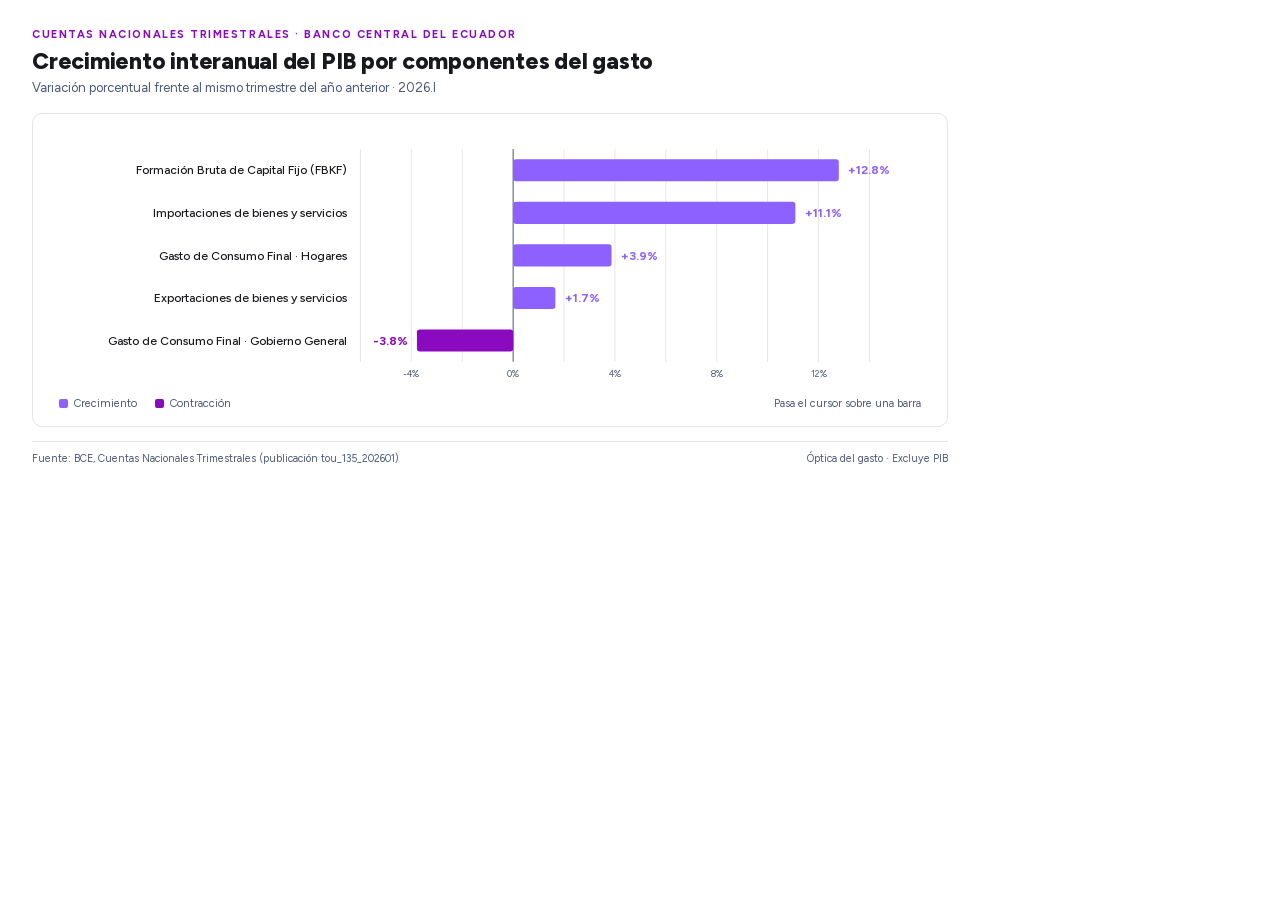
<file: assets/05_componentes_pib.html>
<!DOCTYPE html>
<html lang="es">
<head>
<meta charset="UTF-8">
<title>Componentes del PIB por el gasto - Ecuador 2026.I</title>
<link rel="stylesheet" href="fonts/figtree.css">
<style>
  :root{
    --ink:#18191f;
    --ink-soft:#4A5876;
    --paper:#FFFFFF;
    --line:#E4E4E4;
    --gold:#8d61ff;
    --coral:#890abf;
  }
  *{box-sizing:border-box;}
  html,body{margin:0;padding:0;background:transparent;}
  body{
    font-family: "Figtree", system-ui, -apple-system, "Segoe UI", sans-serif;
    color:var(--ink);
    padding: 28px 32px 22px;
    width: auto;
    max-width: 980px;
  }
  .eyebrow{
    font-size:11px;
    letter-spacing:.14em;
    text-transform:uppercase;
    color:#890abf;
    font-weight:700;
    margin:0 0 6px;
  }
  h1{
    font-family: "Figtree", system-ui, -apple-system, "Segoe UI", sans-serif;
    letter-spacing:-0.01em;
    font-size:23px;
    line-height:1.25;
    margin:0 0 4px;
    color:var(--ink);
    font-weight:800;
  }
  .sub{
    font-size:13px;
    color:var(--ink-soft);
    margin:0 0 18px;
  }
  .chart-wrap{
    position:relative;
    background:#fff;
    border:1px solid var(--line);
    border-radius:10px;
    padding:22px 22px 16px;
  }
  svg{display:block;width:100%;height:auto;overflow:visible;}
  .gridline{stroke:var(--line);stroke-width:1;}
  .zero-line{stroke:var(--ink-soft);stroke-width:1.1;}
  .bar-pos{fill:var(--gold);cursor:pointer;transition:opacity .12s ease;}
  .bar-neg{fill:var(--coral);cursor:pointer;transition:opacity .12s ease;}
  .row-hit{fill:transparent;cursor:pointer;}
  .comp-label{
    font-size:13px;
    fill:var(--ink);
    text-anchor:end;
    font-weight:500;
  }
  .val-label{
    font-size:13px;
    font-weight:700;
  }
  .val-pos{fill:var(--gold);}
  .val-neg{fill:var(--coral);}
  .footer{
    display:flex;
    justify-content:space-between;
    margin-top:14px;
    font-size:10.5px;
    color:var(--ink-soft);
    border-top:1px solid var(--line);
    padding-top:10px;
  }
  .legend{
    display:flex;
    gap:18px;
    align-items:center;
    margin-top:2px;
    padding: 0 4px;
    font-size:11px;
    color:var(--ink-soft);
  }
  .legend-item{display:flex;align-items:center;gap:6px;}
  .swatch{width:9px;height:9px;border-radius:2px;display:inline-block;}
  .tooltip{
    position:absolute;
    pointer-events:none;
    background:#18191f;
    color:#fff;
    padding:7px 11px;
    border-radius:7px;
    font-size:12px;
    line-height:1.4;
    white-space:nowrap;
    opacity:0;
    transform:translate(-50%,-100%);
    transition:opacity .1s ease;
    z-index:10;
    box-shadow:0 4px 14px rgba(0,0,0,.18);
    max-width:260px;
  }
  .tooltip .t-period{font-weight:700; font-size:10.5px; opacity:.8; white-space:normal;}
  .tooltip .t-val{font-size:15px; font-weight:700; font-family:inherit;}
</style>
<style>
@media (max-width:640px){
  body{padding:14px 10px 12px;}
  h1{font-size:18px;}
  .eyebrow{font-size:9.5px;letter-spacing:.08em;}
  .sub{font-size:11.5px;margin-bottom:12px;}
  .chart-wrap{padding:10px 6px 4px;}
  .legend{flex-wrap:wrap;gap:6px 14px;font-size:10px;}
  .legend-item[style*="margin-left:auto"]{margin-left:0 !important;}
  .footer{flex-direction:column;gap:4px;font-size:10px;}
}
</style>
</head>
<body>

  <p class="eyebrow">Cuentas Nacionales Trimestrales · Banco Central del Ecuador</p>
  <h1>Crecimiento interanual del PIB por componentes del gasto</h1>
  <p class="sub">Variación porcentual frente al mismo trimestre del año anterior · 2026.I</p>

  <div class="chart-wrap" id="chartWrap">
    <svg id="svgChart" viewBox="0 0 940 280" xmlns="http://www.w3.org/2000/svg">
      <g id="plot"></g>
    </svg>
    <div class="tooltip" id="tooltip"></div>
    <div class="legend">
      <div class="legend-item"><span class="swatch" style="background:#8d61ff"></span> Crecimiento</div>
      <div class="legend-item"><span class="swatch" style="background:#890abf"></span> Contracción</div>
      <div class="legend-item" style="margin-left:auto;">Pasa el cursor sobre una barra</div>
    </div>
  </div>

  <div class="footer">
    <span>Fuente: BCE, Cuentas Nacionales Trimestrales (publicación tou_135_202601)</span>
    <span>Óptica del gasto · Excluye PIB</span>
  </div>

<script>
const rawData = {
"Formación Bruta de Capital Fijo (FBKF)": 12.795592402326484,
"Importaciones de bienes y servicios": 11.089146836578468,
"Gasto de Consumo Final · Hogares": 3.8665562388689123,
"Exportaciones de bienes y servicios": 1.6597335464856977,
"Gasto de Consumo Final · Gobierno General": -3.7802110977100734
};

let data = Object.entries(rawData);
data.sort((a,b)=> b[1]-a[1]);

const W = 940, H = 280;
const padL = 330, padR = 60, padT = 14, padB = 36;
const plotW = W - padL - padR;
const plotH = H - padT - padB;
const rowH = plotH / data.length;
const barThickness = rowH * 0.52;

const minV = Math.min(...data.map(d=>d[1]));
const maxV = Math.max(...data.map(d=>d[1]));
const xMin = Math.floor((minV-1)/2)*2;
const xMax = Math.ceil((maxV+1)/2)*2;

function xPos(v){ return padL + ((v - xMin)/(xMax-xMin)) * plotW; }
function yCenter(i){ return padT + rowH*i + rowH/2; }

const svgns = "http://www.w3.org/2000/svg";
const plot = document.getElementById('plot');
const wrap = document.getElementById('chartWrap');
const tooltip = document.getElementById('tooltip');
const svgEl = wrap.querySelector('svg');

// vertical gridlines
let gx = Math.ceil(xMin/2)*2;
for(; gx<=xMax; gx+=2){
  const x = xPos(gx);
  const line = document.createElementNS(svgns,'line');
  line.setAttribute('x1', x); line.setAttribute('x2', x);
  line.setAttribute('y1', padT); line.setAttribute('y2', H-padB);
  line.setAttribute('class', gx===0 ? 'zero-line' : 'gridline');
  plot.appendChild(line);

  if(gx % 4 === 0){
    const label = document.createElementNS(svgns,'text');
    label.setAttribute('x', x); label.setAttribute('y', H-padB+16);
    label.setAttribute('text-anchor','middle');
    label.setAttribute('style','font-size:10px; fill:#4A5876;');
    label.textContent = gx + '%';
    plot.appendChild(label);
  }
}

const zeroX = xPos(0);

function showTooltip(i, barEl){
  const [name, val] = data[i];
  const yc = yCenter(i);
  const x = xPos(val);

  const svgRect = svgEl.getBoundingClientRect();
  const scale = svgRect.width / W;
  const wrapRect = wrap.getBoundingClientRect();
  const px = svgRect.left - wrapRect.left + x*scale;
  const py = svgRect.top - wrapRect.top + yc*scale;

  tooltip.innerHTML = `<div class="t-period">${name}</div><div class="t-val" style="color:${val>=0?'#dbc7ff':'#c98aef'}">${val>=0?'+':''}${val.toFixed(1)}%</div>`;
  tooltip.style.left = px + 'px';
  tooltip.style.top = (py-14) + 'px';
  tooltip.style.opacity = 1;
}
function hideTooltip(){
  tooltip.style.opacity = 0;
}

data.forEach((d,i)=>{
  const [name, val] = d;
  const yc = yCenter(i);
  const x = xPos(val);
  const barX = Math.min(zeroX, x);
  const barW = Math.abs(x - zeroX);

  const lbl = document.createElementNS(svgns,'text');
  lbl.setAttribute('x', padL - 14);
  lbl.setAttribute('y', yc + 4.5);
  lbl.setAttribute('class','comp-label');
  lbl.textContent = name;
  plot.appendChild(lbl);

  const bar = document.createElementNS(svgns,'rect');
  bar.setAttribute('x', barX);
  bar.setAttribute('y', yc - barThickness/2);
  bar.setAttribute('width', Math.max(barW,1));
  bar.setAttribute('height', barThickness);
  bar.setAttribute('rx', 3);
  bar.setAttribute('class', val>=0 ? 'bar-pos' : 'bar-neg');
  plot.appendChild(bar);

  const valLbl = document.createElementNS(svgns,'text');
  const onRight = val>=0;
  valLbl.setAttribute('x', onRight ? x+10 : x-10);
  valLbl.setAttribute('y', yc+4.5);
  valLbl.setAttribute('text-anchor', onRight ? 'start':'end');
  valLbl.setAttribute('class','val-label ' + (val>=0?'val-pos':'val-neg'));
  valLbl.textContent = (val>=0?'+':'') + val.toFixed(1) + '%';
  plot.appendChild(valLbl);

  const rowHit = document.createElementNS(svgns,'rect');
  rowHit.setAttribute('x', 0);
  rowHit.setAttribute('y', yc - rowH/2);
  rowHit.setAttribute('width', W);
  rowHit.setAttribute('height', rowH);
  rowHit.setAttribute('class','row-hit');
  rowHit.addEventListener('mouseenter', ()=>showTooltip(i, bar));
  rowHit.addEventListener('mouseleave', hideTooltip);
  plot.appendChild(rowHit);
});
</script>
<script>
function reportHeight(){
  parent.postMessage({ type: "chart-height", src: "05_componentes_pib", height: document.body.offsetHeight }, "*");
}
window.addEventListener("load", reportHeight);
window.addEventListener("resize", reportHeight);
</script>
<style id="anim">
.bar-pos,.bar-neg{transform-box:fill-box;animation:growX .8s cubic-bezier(.2,.8,.2,1) both paused;}
.bar-pos{transform-origin:left center}.bar-neg{transform-origin:right center}
.val-label,.industry-label,.comp-label{animation:fadeIn .5s ease both paused;}
body.play .bar-pos,body.play .bar-neg,body.play .val-label,body.play .industry-label,body.play .comp-label{animation-play-state:running;}
@keyframes growX{from{transform:scaleX(0)}to{transform:scaleX(1)}}
@keyframes fadeIn{from{opacity:0}to{opacity:1}}
@media (prefers-reduced-motion:reduce){.bar-pos,.bar-neg,.val-label,.industry-label,.comp-label{animation:none}}
</style>
<script id="anim-js">
(function(){
  document.querySelectorAll('.bar-pos,.bar-neg').forEach(function(b,i){b.style.animationDelay=(i*55)+'ms';});
  document.querySelectorAll('.val-label').forEach(function(l,i){l.style.animationDelay=(0.45+i*0.055)+'s';});
  document.querySelectorAll('.industry-label').forEach(function(l,i){l.style.animationDelay=(i*55)+'ms';});
  var go=function(){document.body.classList.add('play');};
  if('IntersectionObserver' in window){
    var io=new IntersectionObserver(function(es){if(es.some(function(e){return e.isIntersecting;})){go();io.disconnect();}},{threshold:0.3});
    io.observe(document.body);
  } else { go(); }
})();
</script>
</body>
</html>
</file>
<file: assets/fonts/figtree.css>
/* latin-ext */
@font-face {
  font-family: 'Figtree';
  font-style: italic;
  font-weight: 300 900;
  font-display: swap;
  src: url(figtree-italic-latin-ext.woff2) format('woff2');
  unicode-range: U+0100-02BA, U+02BD-02C5, U+02C7-02CC, U+02CE-02D7, U+02DD-02FF, U+0304, U+0308, U+0329, U+1D00-1DBF, U+1E00-1E9F, U+1EF2-1EFF, U+2020, U+20A0-20AB, U+20AD-20C0, U+2113, U+2C60-2C7F, U+A720-A7FF;
}
/* latin */
@font-face {
  font-family: 'Figtree';
  font-style: italic;
  font-weight: 300 900;
  font-display: swap;
  src: url(figtree-italic-latin.woff2) format('woff2');
  unicode-range: U+0000-00FF, U+0131, U+0152-0153, U+02BB-02BC, U+02C6, U+02DA, U+02DC, U+0304, U+0308, U+0329, U+2000-206F, U+20AC, U+2122, U+2191, U+2193, U+2212, U+2215, U+FEFF, U+FFFD;
}
/* latin-ext */
@font-face {
  font-family: 'Figtree';
  font-style: normal;
  font-weight: 300 900;
  font-display: swap;
  src: url(figtree-normal-latin-ext.woff2) format('woff2');
  unicode-range: U+0100-02BA, U+02BD-02C5, U+02C7-02CC, U+02CE-02D7, U+02DD-02FF, U+0304, U+0308, U+0329, U+1D00-1DBF, U+1E00-1E9F, U+1EF2-1EFF, U+2020, U+20A0-20AB, U+20AD-20C0, U+2113, U+2C60-2C7F, U+A720-A7FF;
}
/* latin */
@font-face {
  font-family: 'Figtree';
  font-style: normal;
  font-weight: 300 900;
  font-display: swap;
  src: url(figtree-normal-latin.woff2) format('woff2');
  unicode-range: U+0000-00FF, U+0131, U+0152-0153, U+02BB-02BC, U+02C6, U+02DA, U+02DC, U+0304, U+0308, U+0329, U+2000-206F, U+20AC, U+2122, U+2191, U+2193, U+2212, U+2215, U+FEFF, U+FFFD;
}
</file>
